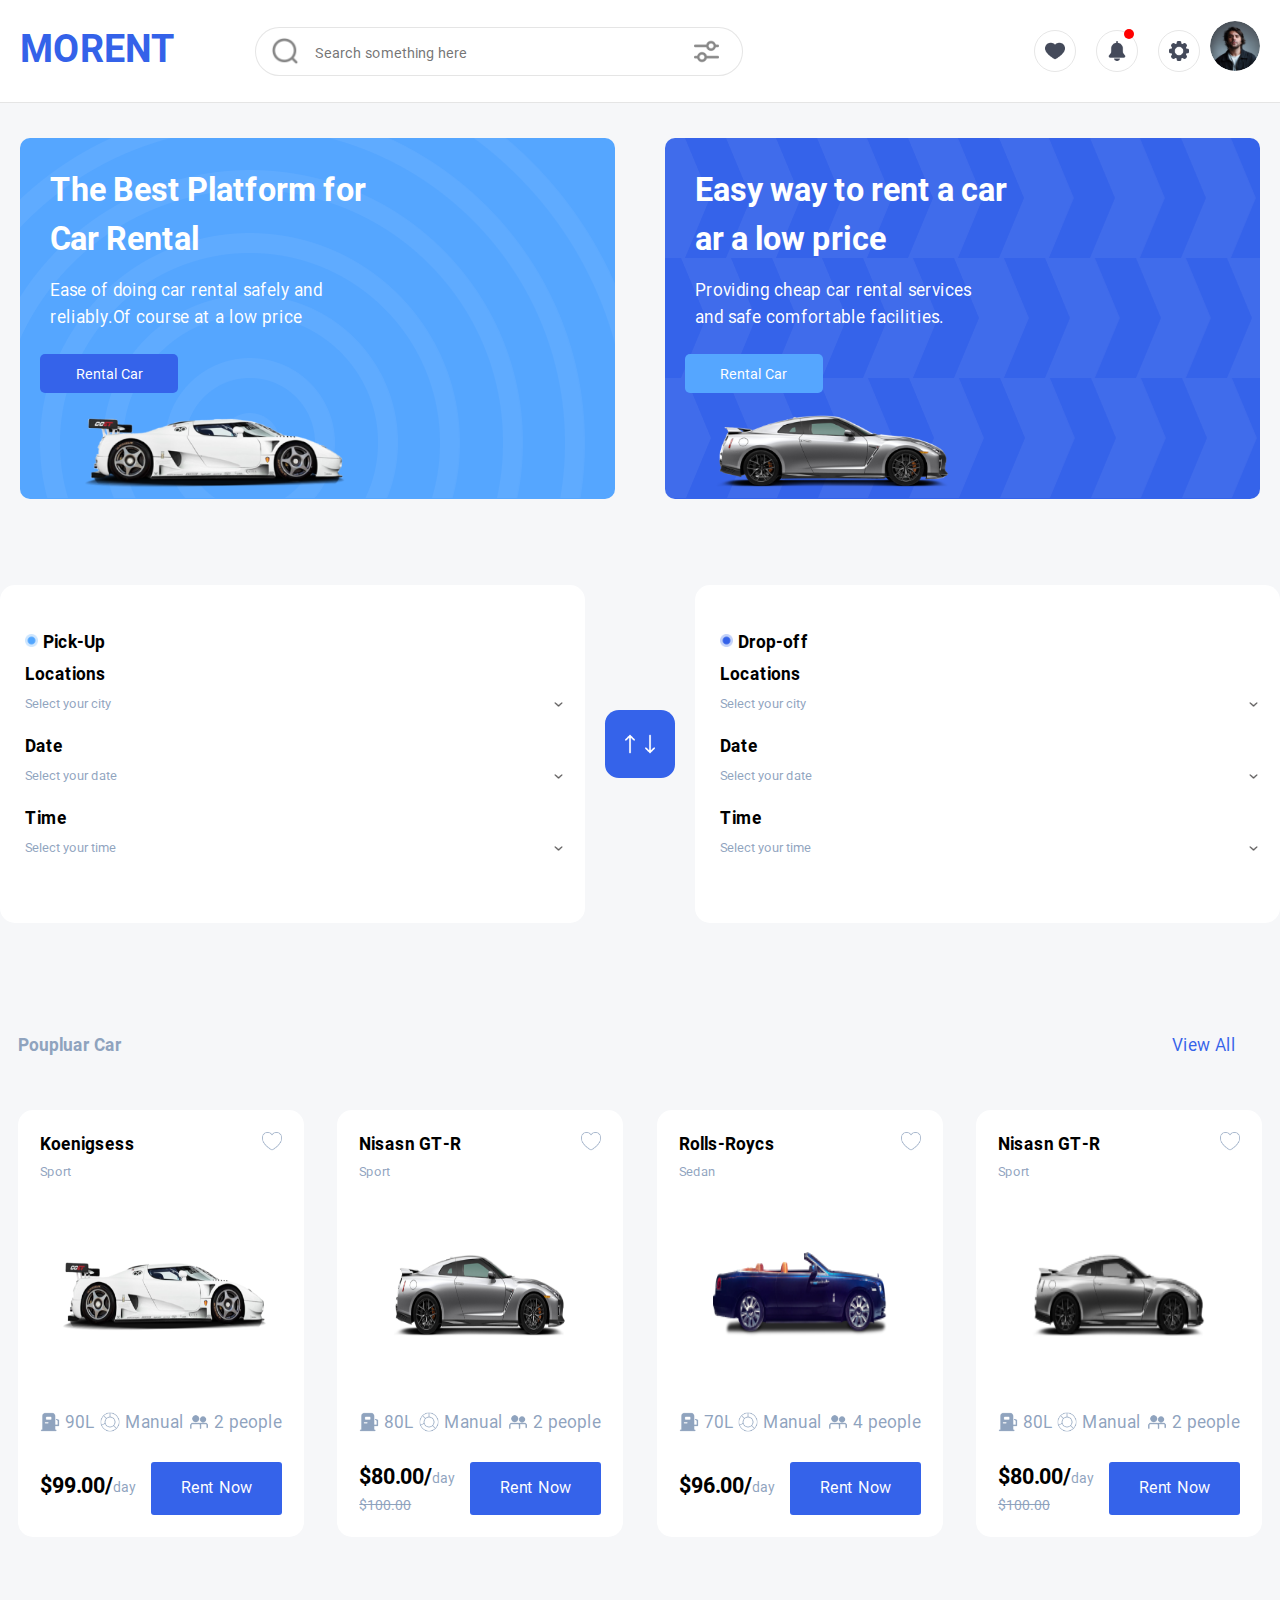
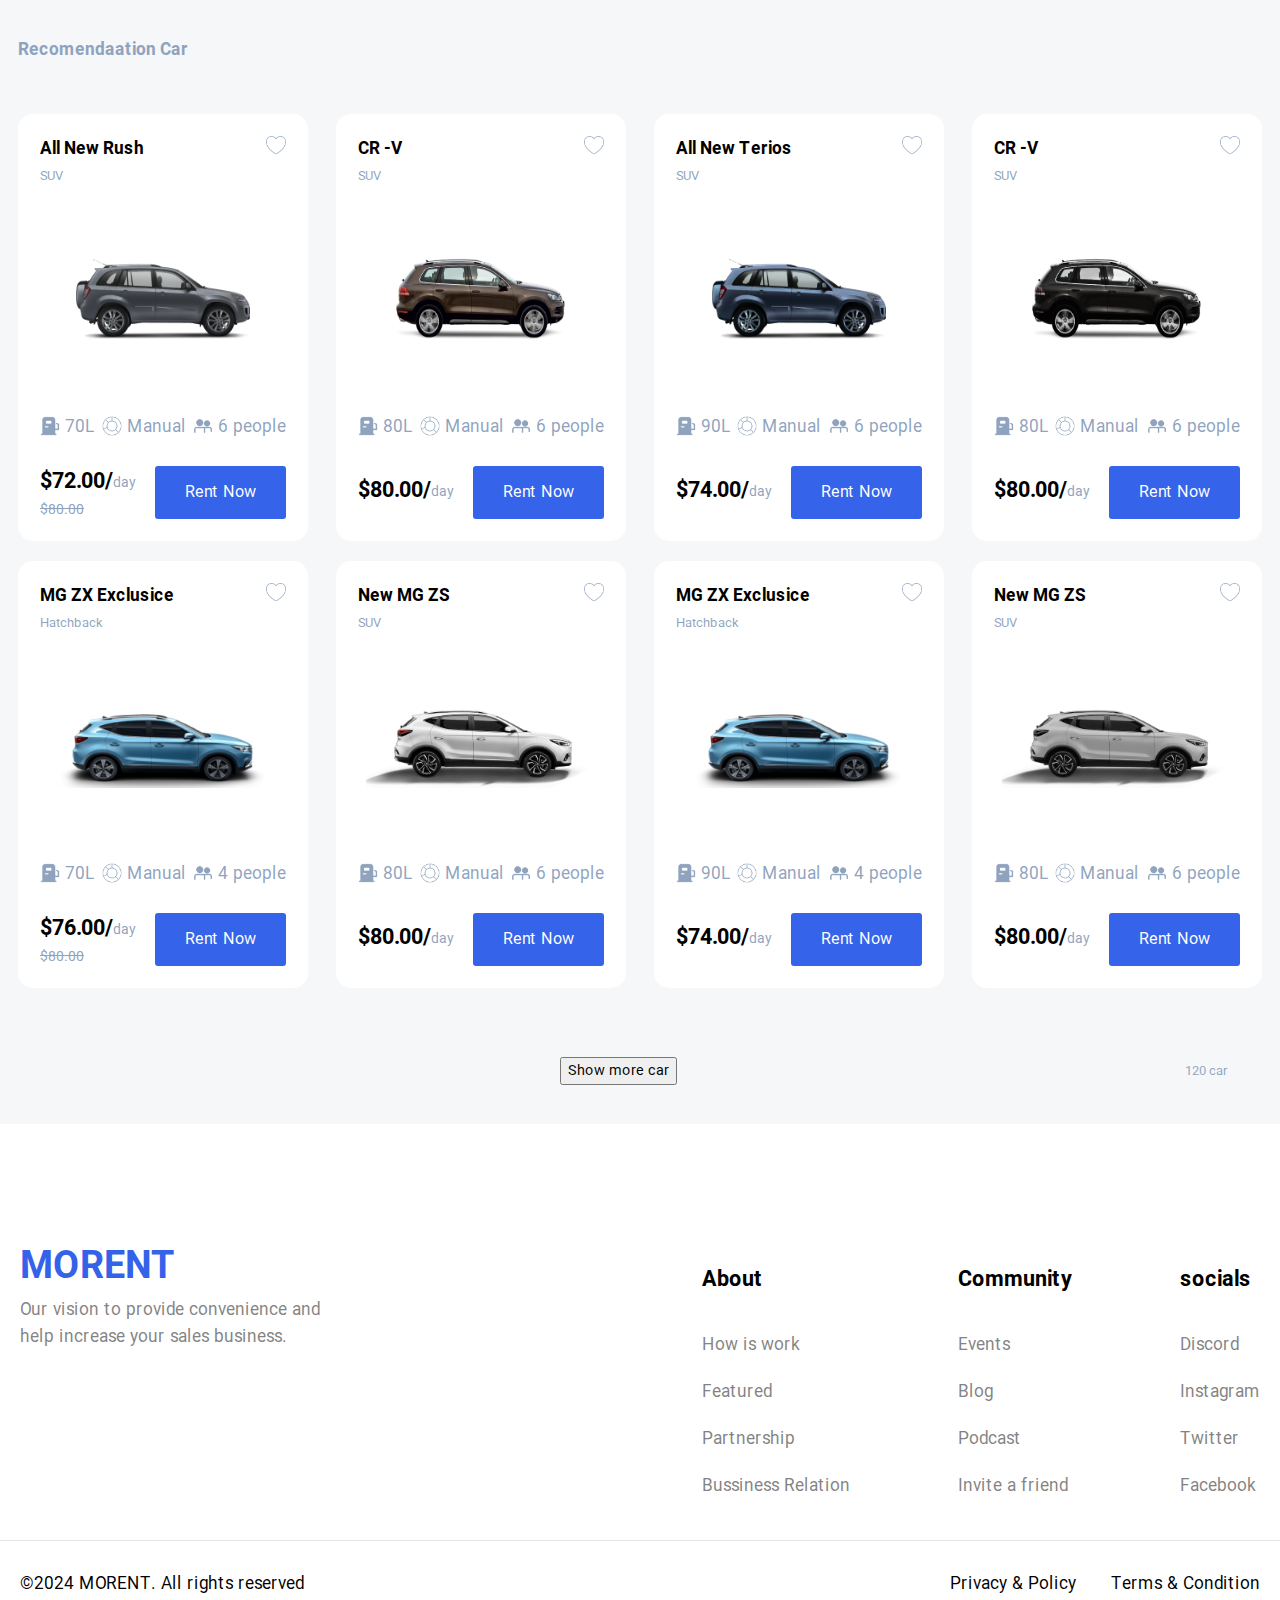
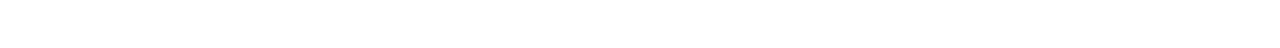
<file: index.html>
<!DOCTYPE html>

<html>



<head>

  <title>Home</title>

  <link rel="stylesheet" type="text/css" href="css/main.css">

  <meta name="viewport" content="width=device-width, initial-scale=1.0">

</head>



<body>

  <div class="continer" style="overflow: hidden;">



    <!-- start header -->

    <div class="w-100-header">

      <header class="header mx-width">

        <div class="mobile-menu-user">

          <label class="mobile-menu-img" for="mobile-menu">

            <img src="img/mobile-menu.svg">

          </label>

          <input type="checkbox" id="mobile-menu">

          <div class="mobile-menu">

            <div>

              <label class="mobile-menu-close" for="mobile-menu">

                <img src="img/close.png">

              </label>

            </div>

            <ul>

              <div>

                <li> <img src="img/heart.png"> <span> Favorite </span> </li>

                <li> <img src="img/bell.png"> <span> Notifications </span> </li>

                <li> <img src="img/settings1.png"> <span> Settings </span> </li>

              </div>

            </ul>

          </div>

          <div class="user-pic">

            <img src="img/user.svg">

          </div>

        </div>

        <div class="site-name-search">

          <div class="site-name">

            <a href="home.html">

              <h1>MORENT</h1>

            </a>

          </div>

          <div class="search">

            <img src="img/settings.png" class="search__filter">

            <img src="img/search.png" style="left: 15px;">

            <input type="search" placeholder="Search something here">

            <div id="search__filters" class="search__filters" style="display: none;">
              <div>
                <span> TYPE :</span>
                <div>
                  <span> Sport </span>
                  <span> SUV </span>
                  <span> MPV </span>
                  <span> Sedan </span>
                  <span> Coupe </span>
                  <span> Hatchback </span>
                </div>
              </div>

              <div>
                <span> CAPACITY :</span>
                <div>
                  <span> 2 people </span>
                  <span> 4 people </span>
                  <span> 6 people </span>
                  <span> 8 or More </span>
                </div>
              </div>

              <div>
                <span> PRICE :</span>
                <div>
                  <div style="width: 100%;">
                    <input type="text" placeholder="From" id="search__filters--min">
                  </div>
                  <div style="width: 100%;">
                    <input type="text" placeholder="To" id="search__filters--max">
                  </div>
                </div>
              </div>

            </div>

          </div>

        </div>

        <div class="search-mobile">

          <img src="img/search.png" style="left: 15px;">

          <input type="search" placeholder="Search something here">

          <img src="img/settings.png" class="search__filter">

        </div>

        <div class="icon-menu">

          <span id="icon-menu__wishlist">
            <img src="img/heart.png">
            <div class="header__icon-menu--wishlist" id="header__icon-menu--wishlist" style="display: none;">
              <div>
                <img src="img/close.png" alt="" style="margin-bottom: 40px;" id="icon-menu--wishlist__close">
                <p id="icon-menu--wishlist__write-num">3 items in wishlist</p>
              </div>
              <div style="margin-bottom: 50px;">
                <div>
                  <img src="img/close.png" alt="">
                  <img src="img/car1.png" alt="" class="icon-menu--wishlist__img">
                  <div>
                    <div>
                      <span class="icon-menu--wishlist__name">Koenigsess</span>
                    </div>
                    <div>
                      <span class="icon-menu--wishlist__number">1 x</span>
                      <span class="icon-menu--wishlist__price">$99.00</span>
                    </div>
                    <div>
                      <span>In: </span>
                      <span>Wishlist</span>
                    </div>
                  </div>
                </div>
                <div>
                  <img src="img/close.png" alt="">
                  <img src="img/car2.png" alt="" class="icon-menu--wishlist__img">
                  <div>
                    <div>
                      <span class="icon-menu--wishlist__name">Nisasn GT-R</span>
                    </div>
                    <div>
                      <span class="icon-menu--wishlist__number">1 x</span>
                      <del>$100.00</del>
                      <span class="icon-menu--wishlist__price">$80.00</span>
                    </div>
                    <div>
                      <span>In: </span>
                      <span>Wishlist</span>
                    </div>
                  </div>
                </div>
                <div>
                  <img src="img/close.png" alt="">
                  <img src="img/car3.png" alt="" class="icon-menu--wishlist__img">
                  <div>
                    <div>
                      <span class="icon-menu--wishlist__name">Rolls-Roycs</span>
                    </div>
                    <div>
                      <span class="icon-menu--wishlist__number">1 x</span>
                      <span class="icon-menu--wishlist__price">$96.00</span>
                    </div>
                    <div>
                      <span>In: </span>
                      <span>Wishlist</span>
                    </div>
                  </div>
                </div>
              </div>
              <div style="margin-bottom: 30px;">
                <a href="#">
                  View your wishlist
                  <span>&rsaquo;</span>
                </a>
              </div>
              <button id="icon-menu--wishlist__add-cart">ADD ALL TO CARD</button>
              <div class="header__shop-menu--empty" id="wishlistEmpty" style="display: none;">
                <img src="img/heart.png" alt="">
                <p>Your wishlist is empty! </p>
                <a href="shop.html">Click here to see products</a>
              </div>
            </div>
          </span>

          <span id="icon-menu__notifs--but"> <img src="img/bell.png">

            <li></li>

            <div class="icon-menu__notifs" id="icon-menu__notifs" style="transform: scale(0);">
              <div class="icon-menu__notifs--close">
                <img src="img/close.png" alt="Close" id="icon-menu__notifs--close">
              </div>
              <div class="icon-menu__notifs--title">
                <p id="icon-menu__notifs--title">Project success</p>
              </div>
              <div class="icon-menu__notifs--txt" style="display: none;" id="icon-menu__notifs--txt">
                <p>Malesuada tellus tincidunt fringilla enim, id
                  mauris. Id etiam nibh
                  suscipit aliquam dolor.</p>
                <button id="notifs--txt__read-more">Read more</button>
              </div>
            </div>

          </span>

          <span id="icon-menu__setting-button">
            <img src="img/settings1.png">
            <form class="icon-menu__setting" style="display: none; max-height: calc(100vh - 100px); overflow: scroll;"
              id="icon-menu__setting">
              <div class="icon-menu__setting--title">
                <div>
                  <div class="setting--title__title">
                    <span>Your information</span>
                  </div>
                  <div class="setting--title__close close-setting">
                    <img src="img/close.png" alt="Close">
                  </div>
                </div>
                <div class="setting--title__discription">
                  <span>You can change some information (not main like your name).</span>
                </div>
              </div>
              <div class="icon-menu__name-info">
                <label for="namePopup">Your name</label>
                <input id="namePopup" type="text" name="name" disabled value=" Ameli Syuzi ">
              </div>
              <div class="icon-menu__payment-info">
                <label>Payment Type</label>
                <div>
                  <button>
                    <img src="img/card.svg" alt="Card">
                    Credit/Debit Card
                  </button>
                  <button>
                    <img src="img/bank.svg" alt="Bank">
                    Bank Account
                  </button>
                </div>
              </div>
              <div id="bankAccount" style="display: none;">
                <div class="icon-menu__iban">
                  <label for="iban">IBAN</label>
                  <input type="text" name="iban" id="iban">
                </div>
                <div class="icon-menu__bank-name">
                  <label for="bank-name">Bank name</label>
                  <input type="text" name="bank-name" id="bank-name">
                </div>
                <div class="icon-menu__swift-bic">
                  <label for="swift-bic">SWIFT/BIC</label>
                  <input type="text" name="swift-bic" id="swift-bic">
                </div>
                <div class="icon-menu__bank-owner-info">
                  <label for="bank-owner-info">Card Holder Name</label>
                  <input type="text" name="bank-owner-info" id="bank-owner-info">
                </div>
                <div class="icon-menu__confirmation">
                  <input type="checkbox" id="bank-confirmation">
                  <label for="bank-confirmation" style="margin-bottom: 0;">Set as default payment method</label>
                </div>
                <div class="icon-menu__send-cancel">
                  <input type="submit" value="Save Payment Method" disabled>
                  <button class="close-setting">Cancel</button>
                </div>
              </div>
              <div id="cardInfo" style="display: none;">
                <div class="icon-menu__card-num">
                  <label>Card Number</label>
                  <input type="text" type="card-number">
                </div>
                <div class="icon-menu__card-info">
                  <div>
                    <label for="card-date">Expiry date</label>
                    <input type="text" name="expiry-date" id="card-date" placeholder="MM/YY">
                  </div>
                  <div>
                    <label for="cvv">
                      CVV
                      <img src="img/question.svg" alt="?">
                    </label>
                    <input type="password" name="cvv" id="cvv" placeholder="***">
                  </div>
                </div>
                <div class="icon-menu__card-owner-info">
                  <label for="cardOwnerName">Card Holder Name</label>
                  <input type="text" id="cardOwnerName">
                </div>
                <div class="icon-menu__confirmation">
                  <input type="checkbox" id="confirmation">
                  <label for="confirmation" style="margin-bottom: 0;">Set as default payment method</label>
                </div>
                <div class="icon-menu__send-cancel">
                  <input type="submit" value="Save Payment Method" disabled>
                  <button class="close-setting">Cancel</button>
                </div>
              </div>
            </form>
          </span>

          <div style="position: relative;">
            <img src="img/user.svg" style="width: 50px; border-radius: 50%;" id="profileButton">

            <div class="header__icon-menu--profile" style="display: none;" id="profile">
              <div class="icon-menu--profile__close">
                <img src="img/close.png" alt="close3" id="icon-menu--profile__close">
              </div>
              <div class="icon-menu--profile__info">
                <img src="img/user.svg" alt="Your image">
                <div>
                  <p> Ameli Syuzi </p>
                  <p>depese7006@exitbit.com</p>
                </div>
              </div>
              <div class="icon-menu--profile__buttons">
                <button>Setting</button>
                <button>Orders</button>
                <button>Log out</button>
              </div>
            </div>
          </div>
        </div>

        <div id="mobile-search__filters" class="search__filters"
          style="display: none; top: 217px; width: calc(100% - 30px);left: 14px;">
          <div>
            <span> TYPE :</span>
            <div>
              <span> Sport </span>
              <span> SUV </span>
              <span> MPV </span>
              <span> Sedan </span>
              <span> Coupe </span>
              <span> Hatchback </span>
            </div>
          </div>

          <div>
            <span> CAPACITY :</span>
            <div>
              <span> 2 people </span>
              <span> 4 people </span>
              <span> 6 people </span>
              <span> 8 or More </span>
            </div>
          </div>

          <div>
            <span> PRICE :</span>
            <div>
              <div style="width: 100%;">
                <input type="text" placeholder="From" id="mobile-search__filters--min">
              </div>
              <div style="width: 100%;">
                <input type="text" placeholder="To" id="mobile-search__filters--max">
              </div>
            </div>
          </div>

        </div>

      </header>

    </div>

    <!-- end header -->

    <!-- Start backdrop -->
    <div class="backdrop" id="backdrop" style="display: none;"></div>
    <!-- End backdrop -->

    <!-- Start all p -->
    <div class="p-Parent" id="p-Parent" style="transform: scale(0);">
      <div class="p">
        <div class="p__close">
          <img src="img/close.png" alt="Close" id="p__close">
        </div>
        <p>Malesuada tellus tincidunt fringilla enim, id mauris. Id etiam nibh suscipit aliquam dolor.Commodo eget a et
          dignissim dignissim morbi vitae, mi. Mi aliquam sit ultrices enim cursus. Leo sapien, pretium duis est eu
          volutpat interdum eu non. Odio eget nullam elit laoreet. Libero at felis nam at orci venenatis rutrum nunc.
          Etiam mattis ornare pellentesque iaculis enim.Felis eu non in aliquam egestas placerat. Eget maecenas ornare
          venenatis lacus nunc, sit arcu. Nam pharetra faucibus eget facilisis pulvinar eu sapien turpis at. Nec aliquam
          aliquam blandit eu ipsum.</p>
      </div>
    </div>
    <!-- End all p -->

    <!-- start baner -->



    <div class="w-100-baner">

      <div class="baner mx-width">

        <div class="baner__slide--1">

          <div class="baner__text">

            <h6> The Best Platform for Car Rental</h6>

            <p> Ease of doing car rental safely and reliably.Of course at a low price </p>

          </div>

          <div class="baner__button">

            <button> Rental Car </button>

          </div>

          <div class="baner__img--car">

            <img src="img/car1.png" style="width: 300px; height: 100%;">

          </div>

        </div>

        <div class="baner__slide--2">

          <div class="baner__text">

            <h6> Easy way to rent a car ar a low price </h6>

            <p> Providing cheap car rental services and safe comfortable facilities. </p>

          </div>

          <div class="baner__button">

            <button> Rental Car </button>

          </div>

          <div class="baner__img--car" style="margin-top: 10px;">

            <img src="img/car2.png">

          </div>

        </div>

      </div>

    </div>



    <!-- end baner -->

    <!-- start rent form-->

    <div class="w-100-rent-form">

      <div class="rent-form mx-width">

        <div class="rent-form__pick-drop">

          <div class="rent-form__title">

            <img src="img/circle2.png">

            <h5> Pick-Up </h5>

          </div>

          <div class="rent-form__all">

            <div class="rent-form__fild">

              <div class="rent-form__chose--title">

                <h6> Locations </h6>

              </div>

              <label class="rent-form__chose">

                <span id="pick-up-city"> Select your city </span>

                <img src="./img/Arrow-down.png">

                <div class="rent-form__chose-menu">

                  <ul id="pick-up-city-selction">

                    <li> California </li>

                    <li> Texas </li>

                    <li> Washington </li>

                  </ul>

                </div>

              </label>

            </div>

            <div class="rent-form__fild">

              <div class="rent-form__chose--title">

                <h6> Date </h6>

              </div>

              <label class="rent-form__chose">

                <span id="pick-up-date"> Select your date </span>

                <img src="./img/Arrow-down.png">

                <div class="rent-form__chose-menu">

                  <ul id="pick-up-date-selction">

                    <li> 2020 </li>

                    <li> 2022 </li>

                    <li> 2024 </li>

                  </ul>

                </div>

              </label>

            </div>

            <div class="rent-form__fild" style="border: none;">

              <div class="rent-form__chose--title">

                <h6> Time </h6>

              </div>

              <label class="rent-form__chose">

                <span id="pick-up-time"> Select your time </span>

                <img src="./img/Arrow-down.png">

                <div class="rent-form__chose-menu">

                  <ul id="pick-up-time-selction">

                    <li> 8:00 AM </li>

                    <li> 4:00 PM </li>

                    <li> 9:00 PM </li>

                  </ul>

                </div>

              </label>

            </div>

          </div>

        </div>

        <div class="rent-form__send-form">

          <button id="rent-form__send-form">

            <img src="img/up-arrow.png">

            <img src="img/down-arrow.png">

          </button>

        </div>

        <div class="rent-form__pick-drop">

          <div class="rent-form__title">

            <img src="img/circle1.png">

            <h5> Drop-off </h5>

          </div>

          <div class="rent-form__all">

            <div class="rent-form__fild">

              <div class="rent-form__chose--title">

                <h6> Locations </h6>

              </div>

              <label class="rent-form__chose">

                <span id="drop-off-city"> Select your city </span>

                <img src="./img/Arrow-down.png">

                <div class="rent-form__chose-menu">

                  <ul id="drop-off-city-selction">

                    <li> California </li>

                    <li> Texas </li>

                    <li> Washington </li>

                  </ul>

                </div>

              </label>

            </div>

            <div class="rent-form__fild">

              <div class="rent-form__chose--title">

                <h6> Date </h6>

              </div>

              <label class="rent-form__chose">

                <span id="drop-off-date"> Select your date </span>

                <img src="./img/Arrow-down.png">

                <div class="rent-form__chose-menu">

                  <ul id="drop-off-date-selction">

                    <li> 2020 </li>

                    <li> 2022 </li>

                    <li> 2024 </li>

                  </ul>

                </div>

              </label>

            </div>

            <div class="rent-form__fild" style="border: none;">

              <div class="rent-form__chose--title">

                <h6> Time </h6>

              </div>

              <label class="rent-form__chose">

                <span id="drop-off-time"> Select your time </span>

                <img src="./img/Arrow-down.png">

                <div class="rent-form__chose-menu">

                  <ul id="drop-off-time-selction">

                    <li> 8:00 AM </li>

                    <li> 4:00 PM </li>

                    <li> 9:00 PM </li>

                  </ul>

                </div>

              </label>

            </div>

          </div>

        </div>

      </div>

    </div>

    <!-- end rent form-->



    <!--start poupluar products -->

    <div class="w-100-home-products">

      <div class="home-products-box mx-width">

        <div class="products__title">

          <div>

            <h6> Poupluar Car </h6>

          </div>

          <div>

            <p> View All </p>

          </div>

        </div>

        <div class="home-products-box__products">

          <div class="home-products-box__product">

            <div class="home-products-box__product--title">

              <div class="home-products-box__product--name">

                <h2> Koenigsess </h2>

              </div>

              <label class="home-products-box__like">

                <img src="img/heart1.png">

                <input type="checkbox">

                <img src="img/heart2.png">

              </label>

            </div>

            <div class="home-products-box__deception">

              <p> Sport </p>

            </div>

            <div class="home-products-box__product--img">

              <img src="img/car1.png" style="width: 235px;">

            </div>

            <div class="home-products-box__product--info">

              <div>

                <img src="img/fuel.png">

                <span> 90L </span>

              </div>

              <div>

                <img src="img/pie-chart.png">

                <span> Manual </span>

              </div>

              <div>

                <img src="img/user2.png">

                <span> 2 people </span>

              </div>

            </div>

            <div class="home-products-box__price-rent">

              <div class="home-products-box__price">

                <h3> $99.00/ </h3>

                <span> day </span>

              </div>

              <div class="home-products-box__rent">

                <button> Rent Now </button>

              </div>

            </div>

          </div>

          <div class="home-products-box__product">

            <div class="home-products-box__product--title">

              <div class="home-products-box__product--name">

                <h2> Nisasn GT-R </h2>

              </div>

              <label class="home-products-box__like">

                <img src="img/heart1.png">

                <input type="checkbox">

                <img src="img/heart2.png">

              </label>

            </div>

            <div class="home-products-box__deception">

              <p> Sport </p>

            </div>

            <div class="home-products-box__product--img">

              <img src="img/car2.png">

            </div>

            <div class="home-products-box__product--info">

              <div>

                <img src="img/fuel.png">

                <span> 80L </span>

              </div>

              <div>

                <img src="img/pie-chart.png">

                <span> Manual </span>

              </div>

              <div>

                <img src="img/user2.png">

                <span> 2 people </span>

              </div>

            </div>

            <div class="home-products-box__price-rent">

              <div class="home-products-box__price">

                <h3> $80.00/ </h3>

                <span> day </span>

                <del> $100.00 </del>

              </div>

              <div class="home-products-box__rent">

                <button> Rent Now </button>

              </div>

            </div>

          </div>

          <div class="home-products-box__product">

            <div class="home-products-box__product--title">

              <div class="home-products-box__product--name">

                <h2> Rolls-Roycs </h2>

              </div>

              <label class="home-products-box__like">

                <img src="img/heart1.png">

                <input type="checkbox">

                <img src="img/heart2.png">

              </label>

            </div>

            <div class="home-products-box__deception">

              <p> Sedan </p>

            </div>

            <div class="home-products-box__product--img">

              <img src="img/car3.png">

            </div>

            <div class="home-products-box__product--info">

              <div>

                <img src="img/fuel.png">

                <span> 70L </span>

              </div>

              <div>

                <img src="img/pie-chart.png">

                <span> Manual </span>

              </div>

              <div>

                <img src="img/user2.png">

                <span> 4 people </span>

              </div>

            </div>

            <div class="home-products-box__price-rent">

              <div class="home-products-box__price">

                <h3> $96.00/ </h3>

                <span> day </span>

              </div>

              <div class="home-products-box__rent">

                <button> Rent Now </button>

              </div>

            </div>

          </div>

          <div class="home-products-box__product" style="margin-right: 0;">

            <div class="home-products-box__product--title">

              <div class="home-products-box__product--name">

                <h2> Nisasn GT-R </h2>

              </div>

              <label class="home-products-box__like">

                <img src="img/heart1.png">

                <input type="checkbox">

                <img src="img/heart2.png">

              </label>

            </div>

            <div class="home-products-box__deception">

              <p> Sport </p>

            </div>

            <div class="home-products-box__product--img">

              <img src="img/car4.png">

            </div>

            <div class="home-products-box__product--info">

              <div>

                <img src="img/fuel.png">

                <span> 80L </span>

              </div>

              <div>

                <img src="img/pie-chart.png">

                <span> Manual </span>

              </div>

              <div>

                <img src="img/user2.png">

                <span> 2 people </span>

              </div>

            </div>

            <div class="home-products-box__price-rent">

              <div class="home-products-box__price">

                <h3> $80.00/ </h3>

                <span> day </span>

                <del> $100.00 </del>

              </div>

              <div class="home-products-box__rent">

                <button> Rent Now </button>

              </div>

            </div>

          </div>

        </div>

      </div>

    </div>

    <!-- end poupluar products -->



    <!--start products -->

    <div class="w-100-home-products" style="padding: 40px 0px;">

      <div class="home-products-box-recomend mx-width">

        <div class="products__title">

          <div>

            <h6> Recomendaation Car </h6>

          </div>

        </div>

        <div class="home-products-box__products">

          <div class="home-products-box__product">

            <div class="home-products-box__product--title">

              <div class="home-products-box__product--name">

                <h2> All New Rush </h2>

              </div>

              <label class="home-products-box__like">

                <img src="img/heart1.png">

                <input type="checkbox">

                <img src="img/heart2.png">

              </label>

            </div>

            <div class="home-products-box__deception">

              <p> SUV </p>

            </div>

            <div class="home-products-box__product--img">

              <img src="img/car5.png">

            </div>

            <div class="home-products-box__product--info">

              <div>

                <img src="img/fuel.png">

                <span> 70L </span>

              </div>

              <div>

                <img src="img/pie-chart.png">

                <span> Manual </span>

              </div>

              <div>

                <img src="img/user2.png">

                <span> 6 people </span>

              </div>

            </div>

            <div class="home-products-box__price-rent">

              <div class="home-products-box__price">

                <h3> $72.00/ </h3>

                <span> day </span>

                <del> $80.00 </del>

              </div>

              <div class="home-products-box__rent">

                <button> Rent Now </button>

              </div>

            </div>

          </div>

          <div class="home-products-box__product">

            <div class="home-products-box__product--title">

              <div class="home-products-box__product--name">

                <h2> CR -V </h2>

              </div>

              <label class="home-products-box__like">

                <img src="img/heart1.png">

                <input type="checkbox">

                <img src="img/heart2.png">

              </label>

            </div>

            <div class="home-products-box__deception">

              <p> SUV </p>

            </div>

            <div class="home-products-box__product--img">

              <img src="img/car6.png">

            </div>

            <div class="home-products-box__product--info">

              <div>

                <img src="img/fuel.png">

                <span> 80L </span>

              </div>

              <div>

                <img src="img/pie-chart.png">

                <span> Manual </span>

              </div>

              <div>

                <img src="img/user2.png">

                <span> 6 people </span>

              </div>

            </div>

            <div class="home-products-box__price-rent">

              <div class="home-products-box__price">

                <h3> $80.00/ </h3>

                <span> day </span>

              </div>

              <div class="home-products-box__rent">

                <button> Rent Now </button>

              </div>

            </div>

          </div>

          <div class="home-products-box__product">

            <div class="home-products-box__product--title">

              <div class="home-products-box__product--name">

                <h2> All New Terios </h2>

              </div>

              <label class="home-products-box__like">

                <img src="img/heart1.png">

                <input type="checkbox">

                <img src="img/heart2.png">

              </label>

            </div>

            <div class="home-products-box__deception">

              <p> SUV </p>

            </div>

            <div class="home-products-box__product--img">

              <img src="img/car7.png">

            </div>

            <div class="home-products-box__product--info">

              <div>

                <img src="img/fuel.png">

                <span> 90L </span>

              </div>

              <div>

                <img src="img/pie-chart.png">

                <span> Manual </span>

              </div>

              <div>

                <img src="img/user2.png">

                <span> 6 people </span>

              </div>

            </div>

            <div class="home-products-box__price-rent">

              <div class="home-products-box__price">

                <h3> $74.00/ </h3>

                <span> day </span>

              </div>

              <div class="home-products-box__rent">

                <button> Rent Now </button>

              </div>

            </div>

          </div>

          <div class="home-products-box__product">

            <div class="home-products-box__product--title">

              <div class="home-products-box__product--name">

                <h2> CR -V </h2>

              </div>

              <label class="home-products-box__like">

                <img src="img/heart1.png">

                <input type="checkbox">

                <img src="img/heart2.png">

              </label>

            </div>

            <div class="home-products-box__deception">

              <p> SUV </p>

            </div>

            <div class="home-products-box__product--img">

              <img src="img/car8.png">

            </div>

            <div class="home-products-box__product--info">

              <div>

                <img src="img/fuel.png">

                <span> 80L </span>

              </div>

              <div>

                <img src="img/pie-chart.png">

                <span> Manual </span>

              </div>

              <div>

                <img src="img/user2.png">

                <span> 6 people </span>

              </div>

            </div>

            <div class="home-products-box__price-rent">

              <div class="home-products-box__price">

                <h3> $80.00/ </h3>

                <span> day </span>

              </div>

              <div class="home-products-box__rent">

                <button> Rent Now </button>

              </div>

            </div>

          </div>

          <div class="home-products-box__product">

            <div class="home-products-box__product--title">

              <div class="home-products-box__product--name">

                <h2> MG ZX Exclusice </h2>

              </div>

              <label class="home-products-box__like">

                <img src="img/heart1.png">

                <input type="checkbox">

                <img src="img/heart2.png">

              </label>

            </div>

            <div class="home-products-box__deception">

              <p> Hatchback </p>

            </div>

            <div class="home-products-box__product--img">

              <img src="img/car9.png" style="width: 230px;">

            </div>

            <div class="home-products-box__product--info">

              <div>

                <img src="img/fuel.png">

                <span> 70L </span>

              </div>

              <div>

                <img src="img/pie-chart.png">

                <span> Manual </span>

              </div>

              <div>

                <img src="img/user2.png">

                <span> 4 people </span>

              </div>

            </div>

            <div class="home-products-box__price-rent">

              <div class="home-products-box__price">

                <h3> $76.00/ </h3>

                <span> day </span>

                <del> $80.00 </del>

              </div>

              <div class="home-products-box__rent">

                <button> Rent Now </button>

              </div>

            </div>

          </div>

          <div class="home-products-box__product">

            <div class="home-products-box__product--title">

              <div class="home-products-box__product--name">

                <h2> New MG ZS </h2>

              </div>

              <label class="home-products-box__like">

                <img src="img/heart1.png">

                <input type="checkbox">

                <img src="img/heart2.png">

              </label>

            </div>

            <div class="home-products-box__deception">

              <p> SUV </p>

            </div>

            <div class="home-products-box__product--img">

              <img src="img/car10.png" style="width: 230px;">

            </div>

            <div class="home-products-box__product--info">

              <div>

                <img src="img/fuel.png">

                <span> 80L </span>

              </div>

              <div>

                <img src="img/pie-chart.png">

                <span> Manual </span>

              </div>

              <div>

                <img src="img/user2.png">

                <span> 6 people </span>

              </div>

            </div>

            <div class="home-products-box__price-rent">

              <div class="home-products-box__price">

                <h3> $80.00/ </h3>

                <span> day </span>

              </div>

              <div class="home-products-box__rent">

                <button> Rent Now </button>

              </div>

            </div>

          </div>

          <div class="home-products-box__product">

            <div class="home-products-box__product--title">

              <div class="home-products-box__product--name">

                <h2> MG ZX Exclusice </h2>

              </div>

              <label class="home-products-box__like">

                <img src="img/heart1.png">

                <input type="checkbox">

                <img src="img/heart2.png">

              </label>

            </div>

            <div class="home-products-box__deception">

              <p> Hatchback </p>

            </div>

            <div class="home-products-box__product--img">

              <img src="img/car11.png" style="width: 230px;">

            </div>

            <div class="home-products-box__product--info">

              <div>

                <img src="img/fuel.png">

                <span> 90L </span>

              </div>

              <div>

                <img src="img/pie-chart.png">

                <span> Manual </span>

              </div>

              <div>

                <img src="img/user2.png">

                <span> 4 people </span>

              </div>

            </div>

            <div class="home-products-box__price-rent">

              <div class="home-products-box__price">

                <h3> $74.00/ </h3>

                <span> day </span>

              </div>

              <div class="home-products-box__rent">

                <button> Rent Now </button>

              </div>

            </div>

          </div>

          <div class="home-products-box__product">

            <div class="home-products-box__product--title">

              <div class="home-products-box__product--name">

                <h2> New MG ZS </h2>

              </div>

              <label class="home-products-box__like">

                <img src="img/heart1.png">

                <input type="checkbox">

                <img src="img/heart2.png">

              </label>

            </div>

            <div class="home-products-box__deception">

              <p> SUV </p>

            </div>

            <div class="home-products-box__product--img">

              <img src="img/car12.png" style="width: 230px;">

            </div>

            <div class="home-products-box__product--info">

              <div>

                <img src="img/fuel.png">

                <span> 80L </span>

              </div>

              <div>

                <img src="img/pie-chart.png">

                <span> Manual </span>

              </div>

              <div>

                <img src="img/user2.png">

                <span> 6 people </span>

              </div>

            </div>

            <div class="home-products-box__price-rent">

              <div class="home-products-box__price">

                <h3> $80.00/ </h3>

                <span> day </span>

              </div>

              <div class="home-products-box__rent">

                <button> Rent Now </button>

              </div>

            </div>

          </div>

        </div>

      </div>

    </div>

    <!-- end products-->



    <!-- start show button & number cars -->

    <div class="w-100-show-number">

      <div class="show-number mx-width">

        <div class="show-number__show">

          <p> <button> Show more car </button> </p>

        </div>

        <div class="show-number__number">

          <p> 120 car </p>

        </div>

      </div>

    </div>

    <!-- end show button & number cars -->



    <!-- start footer-->

    <div class="w-100-footer">

      <footer class="footer mx-width">

        <div class="footer__our-logo">

          <h1> MORENT </h1>

          <p> Our vision to provide convenience and help increase your sales business. </p>

        </div>

        <div class="footer__our-call">

          <div class="footer__our-about">

            <h6> About </h6>

            <p> How is work </p>

            <p> Featured </p>

            <p> Partnership</p>

            <p> Bussiness Relation </p>

          </div>

          <div class="foter__our-community">

            <h6> Community </h6>

            <p> Events </p>

            <p> Blog </p>

            <p> Podcast </p>

            <p> Invite a friend </p>

          </div>

          <div class="footer__our-socials">

            <h6> socials </h6>

            <p> Discord </p>

            <p> Instagram </p>

            <p> Twitter </p>

            <p> Facebook </p>

          </div>

        </div>

      </footer>

    </div>

    <!-- end footer -->



    <!--- start about designer-->

    <div class="w-100-about-designer">

      <div class="about-designer mx-width">

        <div class="about-designer__date">

          <p> &copy;2024 MORENT. All rights reserved </p>

        </div>

        <div class="about-designer__work">

          <span> Privacy & Policy </span>

          <span> Terms & Condition </span>

        </div>

      </div>

      <div class="about-designer-mobile mx-width">

        <div class="about-designer__work">

          <span> Privacy & Policy </span>

          <span> Terms & Condition </span>

        </div>

        <div class="about-designer__date">

          <p> &copy;2024 MORENT. All rights reserved </p>

        </div>

      </div>

    </div>

    <!--- end about designer-->

  </div>
  <script src="js/script.js"></script>
  <script src="js/header.js" type="module"></script>
  <script src="js/pick-drop-form.js" type="module"></script>
</body>



</html>
</file>
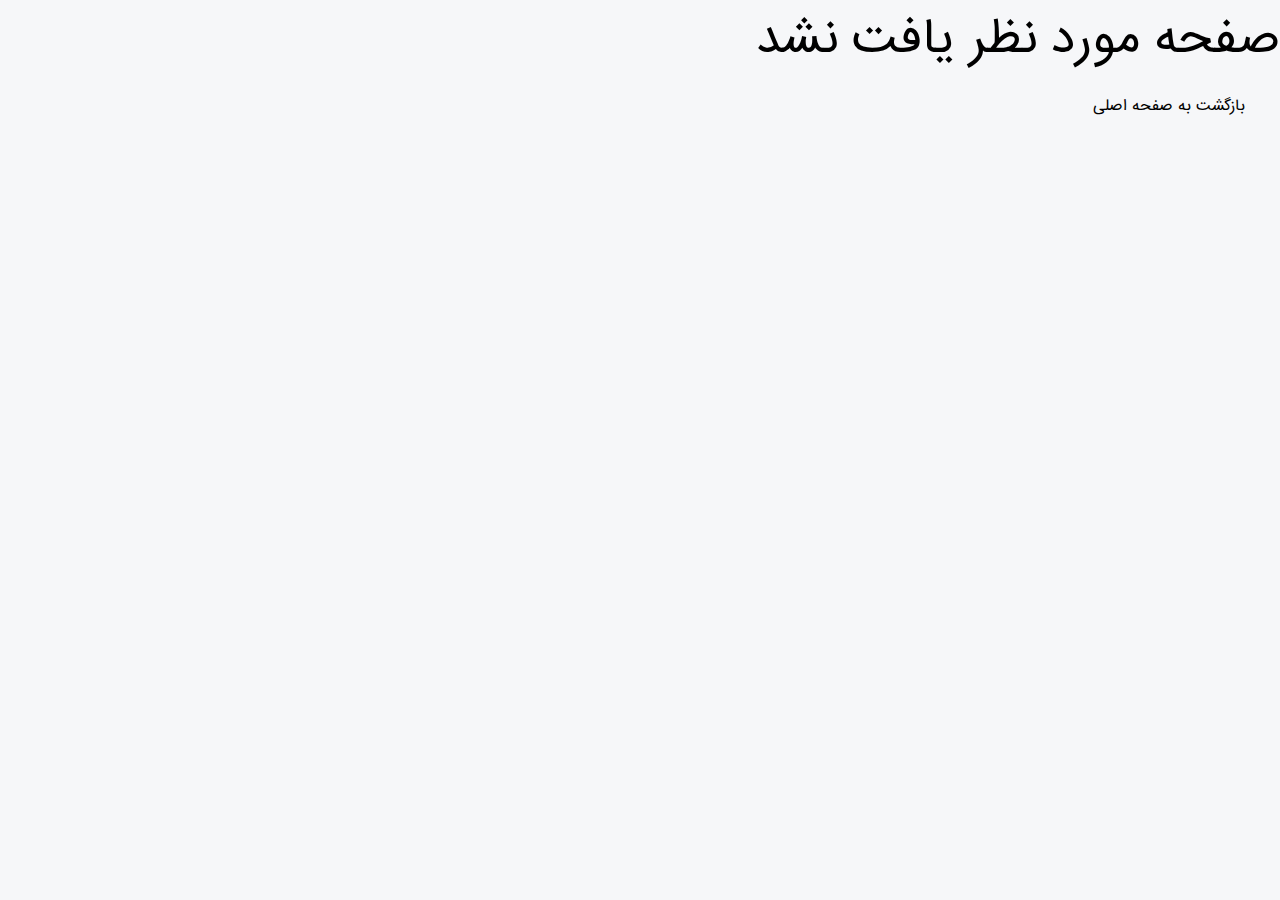
<file: css/index.html>
<!DOCTYPE html>
<html lang="fa" dir="rtl" class="background-1 color-white">

<head>
  <meta charset="UTF-8">
  <meta name="viewport" content="width=device-width, initial-scale=1.0">
  <link rel="stylesheet" type="text/css" href="../css/main.css">
  <link rel="icon" type="image/svg-icon" href="../img/tab-logo.svg">
  <title>صفحه مورد نظر پیدا نشد</title>
  <style>
    .robot>i {
      font-size: 100px;
    }

    span {
      font-size: 50px;
    }

    a {
      text-decoration: none;
      display: -webkit-inline-box;
      display: -ms-inline-flexbox;
      display: inline-flex;
      gap: 10px;
      -webkit-box-align: center;
      -ms-flex-align: center;
      align-items: center;
      -webkit-box-pack: center;
      -ms-flex-pack: center;
      justify-content: center;
      font-size: var(--tj-fz-btn);
      line-height: 1;
      font-weight: var(--tj-fw-bold);
      color: var(--tj-white);
      text-transform: capitalize;
      background-size: 200%;
      background-image: (linear, left top, right top, (var(--tj-theme-primary)), (51%, var(--tj-theme-secondary)), to(var(--tj-theme-primary)));
      background-image: -o-linear-gradient(left, var(--tj-theme-primary) 0%, var(--tj-theme-secondary) 51%, var(--tj-theme-primary) 100%);
      background-image: linear-gradient(to right, var(--tj-theme-primary) 0%, var(--tj-theme-secondary) 51%, var(--tj-theme-primary) 100%);
      border: none;
      border-top-color: currentcolor;
      border-right-color: currentcolor;
      border-bottom-color: currentcolor;
      border-left-color: currentcolor;
      border-top-color: currentcolor;
      border-right-color: currentcolor;
      border-bottom-color: currentcolor;
      border-left-color: currentcolor;
      border-radius: 50px;
      padding: 17px 35px;
      -webkit-transition: 0.4s;
      -o-transition: 0.4s;
      transition: 0.4s;
      cursor: pointer;
    }

    a:hover {
      background-position: -100%;
    }
  </style>
</head>

<body>
  <div class="continer">
    <div class="w-100 d-flex j-content-cen">
      <div class="mx-width w-100 d-flex column a-items-cen j-content-cen g-30" style="height: 100vh;">
        <div class="robot">
          <i class="fas fa-robot"></i>
        </div>
        <div>
          <span>صفحه مورد نظر یافت نشد</span>
        </div>
        <div>
          <a href="../index.html">بازگشت به صفحه اصلی</a>
        </div>
      </div>
    </div>
  </div>
</body>

</html>
</file>
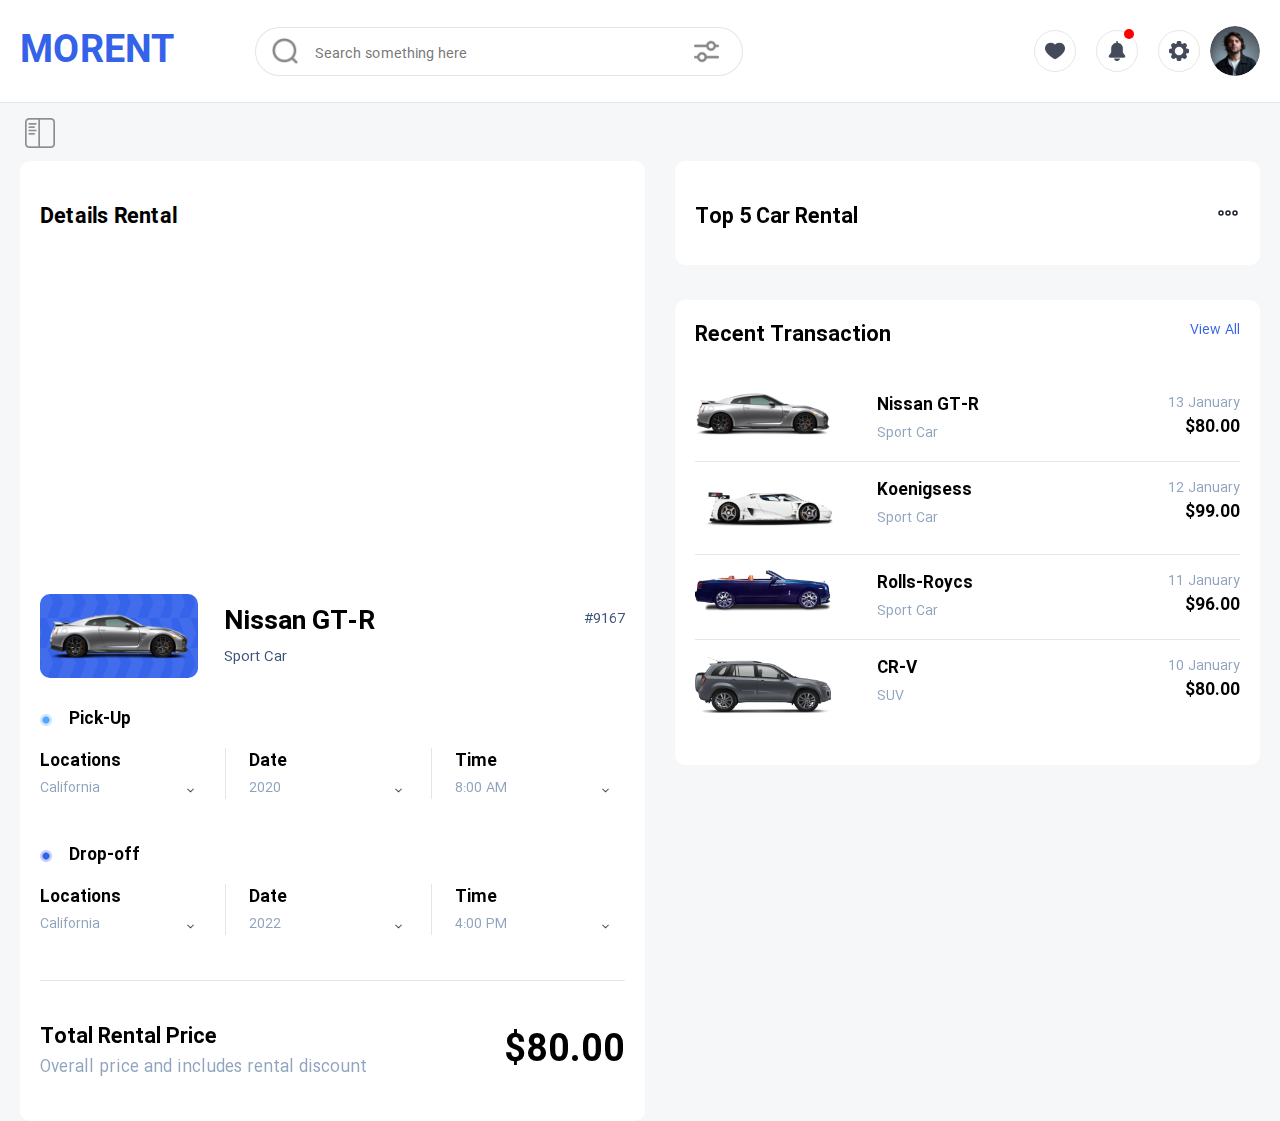
<file: admin-dashboard.html>
<!DOCTYPE html>

<html>



<head>

  <title>Admin Dashboard</title>

  <link rel="stylesheet" type="text/css" href="css/main.css">

  <meta name="viewport" content="width=device-width, initial-scale=1.0">

</head>



<body>

  <input type="checkbox" id="dark">



  <div class="continer">



    <!-- start header -->

    <div class="w-100-header">

      <header class="header mx-width">

        <div class="mobile-menu-user">

          <label class="mobile-menu-img" for="mobile-menu">

            <img src="img/mobile-menu.svg">

          </label>

          <input type="checkbox" id="mobile-menu">

          <div class="mobile-menu">

            <div>

              <label class="mobile-menu-close" for="mobile-menu">

                <img src="img/close.png">

              </label>

            </div>

            <ul>

              <div>

                <li> <img src="img/heart.png"> <span> Favorite </span> </li>

                <li> <img src="img/bell.png"> <span> Notifications </span> </li>

                <li> <img src="img/settings1.png"> <span> Settings </span> </li>

              </div>

            </ul>

          </div>

          <div class="user-pic">

            <img src="img/user.svg">

          </div>

        </div>

        <div class="site-name-search">

          <div class="site-name">

            <a href="home.html">

              <h1>MORENT</h1>

            </a>

          </div>

          <div class="search">

            <img src="img/settings.png" class="search__filter">

            <img src="img/search.png" style="left: 15px;">

            <input type="search" placeholder="Search something here">

            <div id="search__filters" class="search__filters" style="display: none;">
              <div>
                <span> TYPE :</span>
                <div>
                  <span> Sport </span>
                  <span> SUV </span>
                  <span> MPV </span>
                  <span> Sedan </span>
                  <span> Coupe </span>
                  <span> Hatchback </span>
                </div>
              </div>

              <div>
                <span> CAPACITY :</span>
                <div>
                  <span> 2 people </span>
                  <span> 4 people </span>
                  <span> 6 people </span>
                  <span> 8 or More </span>
                </div>
              </div>

              <div>
                <span> PRICE :</span>
                <div>
                  <div style="width: 100%;">
                    <input type="text" placeholder="From" id="search__filters--min">
                  </div>
                  <div style="width: 100%;">
                    <input type="text" placeholder="To" id="search__filters--max">
                  </div>
                </div>
              </div>

            </div>

          </div>

        </div>

        <div class="search-mobile">

          <img src="img/search.png" style="left: 15px;">

          <input type="search" placeholder="Search something here">

          <img src="img/settings.png" class="search__filter">

        </div>

        <div class="icon-menu">

          <span> <img src="img/heart.png"> </span>

          <span> <img src="img/bell.png">

            <li></li>

          </span>

          <span> <img src="img/settings1.png"></span>

          <img src="img/user.svg" style="width: 50px; border-radius: 50%;">

        </div>

        <div id="mobile-search__filters" class="search__filters"
          style="display: none; top: 217px; width: calc(100% - 30px);left: 14px;">
          <div>
            <span> TYPE :</span>
            <div>
              <span> Sport </span>
              <span> SUV </span>
              <span> MPV </span>
              <span> Sedan </span>
              <span> Coupe </span>
              <span> Hatchback </span>
            </div>
          </div>

          <div>
            <span> CAPACITY :</span>
            <div>
              <span> 2 people </span>
              <span> 4 people </span>
              <span> 6 people </span>
              <span> 8 or More </span>
            </div>
          </div>

          <div>
            <span> PRICE :</span>
            <div>
              <div style="width: 100%;">
                <input type="text" placeholder="From" id="mobile-search__filters--min">
              </div>
              <div style="width: 100%;">
                <input type="text" placeholder="To" id="mobile-search__filters--max">
              </div>
            </div>
          </div>

        </div>

      </header>

    </div>

    <!-- end header -->

    <!-- Start backdrop -->
    <div class="backdrop" id="backdrop" style="display: none;"></div>
    <!-- End backdrop -->



    <!-- start sidebar -->

    <div class="w-100-sidebar-details-statistics">

      <div class="sidebar-details-statistics mx-width">

        <div class="sidebar">

          <div class="sidebar__menu">

            <div class="menu__title">

              <p> MAIN MENU </p>

            </div>

            <input type="checkbox" id="main-menu1">

            <label for="main-menu1">

              <img src="img/home1.png">

              <img src="img/home1.svg">

              <span> Dashboard </span>

            </label>

            <input type="checkbox" id="main-menu2">

            <label for="main-menu2">

              <img src="img/car13.svg">

              <img src="img/car14.png">

              <span> Car Rent </span>

            </label>

            <input type="checkbox" id="main-menu3">

            <label for="main-menu3">

              <img src="img/chart.svg">

              <img src="img/chart1.png">

              <span> insight </span>

            </label>

            <input type="checkbox" id="main-menu4">

            <label for="main-menu4">

              <img src="img/chart.svg">

              <img src="img/chart1.png">

              <span> insight </span>

            </label>

            <input type="checkbox" id="main-menu5">

            <label for="main-menu5">

              <img src="img/wallet.svg">

              <img src="img/wallet1.png">

              <span> Reimburse </span>

            </label>

            <input type="checkbox" id="main-menu6">

            <label for="main-menu6">

              <img src="img/messages.svg">

              <img src="img/messages1.png">

              <span> Inbox </span>

            </label>

            <input type="checkbox" id="main-menu7">

            <label for="main-menu7">

              <img src="img/calendar.svg">

              <img src="img/calendar1.png">

              <span> Calendar </span>

            </label>

          </div>

          <div class="sidebar__menu">

            <div class="menu__title">

              <p> PREFERENCES </p>

            </div>

            <input type="checkbox" id="preferences1">

            <label for="preferences1">

              <img src="img/settings2.svg">

              <img src="img/settings3.png">

              <span> Settings </span>

            </label>

            <input type="checkbox" id="preferences2">

            <label for="preferences2">

              <img src="img/exclamation-mark.svg">

              <img src="img/exclamation-mark1.png">

              <span> Help & Center </span>

            </label>

            <label for="dark">

              <img src="img/bag.svg">

              <img src="img/bag1.png">

              <span> Dark Mode </span>

              <input type="checkbox">

              <div>

                <div>

                  <img src="img/sun1.png">

                  <img src="img/sun.png">

                </div>

                <div style="margin-left: 20px;">

                  <img src="img/moon.png">

                  <img src="img/moon1.png">

                </div>

              </div>

            </label>

          </div>

          <div class="sidebar__menu" style="margin-top: 100px;">

            <input type="checkbox" id="log-out">

            <label for="log-out">

              <img src="img/log-out.svg">

              <img src="img/log-out1.png">

              <span> Log Out</span>

            </label>

          </div>

        </div>

        <label for="mobile-sidebar">

          <img src="img/sidebar.png">

        </label>

        <input type="checkbox" id="mobile-sidebar">

        <div class="mobile-sidebar">

          <div class="sidebar">

            <div class="sidebar__menu">

              <div class="menu__title">

                <p> MAIN MENU </p>

                <label for="mobile-sidebar">

                  <img src="img/close.png">

                </label>

              </div>

              <input type="checkbox" id="main-menu8">

              <label for="main-menu8">

                <img src="img/home1.png">

                <img src="img/home1.svg">

                <span> Dashboard </span>

              </label>

              <input type="checkbox" id="main-menu9">

              <label for="main-menu9">

                <img src="img/car13.svg">

                <img src="img/car14.png">

                <span> Car Rent </span>

              </label>

              <input type="checkbox" id="main-menu10">

              <label for="main-menu10">

                <img src="img/chart.svg">

                <img src="img/chart1.png">

                <span> insight </span>

              </label>

              <input type="checkbox" id="main-menu11">

              <label for="main-menu11">

                <img src="img/chart.svg">

                <img src="img/chart1.png">

                <span> insight </span>

              </label>

              <input type="checkbox" id="main-menu12">

              <label for="main-menu12">

                <img src="img/wallet.svg">

                <img src="img/wallet1.png">

                <span> Reimburse </span>

              </label>

              <input type="checkbox" id="main-menu13">

              <label for="main-menu13">

                <img src="img/messages.svg">

                <img src="img/messages1.png">

                <span> Inbox </span>

              </label>

              <input type="checkbox" id="main-menu14">

              <label for="main-menu14">

                <img src="img/calendar.svg">

                <img src="img/calendar1.png">

                <span> Calendar </span>

              </label>

            </div>

            <div class="sidebar__menu">

              <div class="menu__title">

                <p> PREFERENCES </p>

              </div>

              <input type="checkbox" id="preferences3">

              <label for="preferences3">

                <img src="img/settings2.svg">

                <img src="img/settings3.png">

                <span> Settings </span>

              </label>

              <input type="checkbox" id="preferences4">

              <label for="preferences4">

                <img src="img/exclamation-mark.svg">

                <img src="img/exclamation-mark1.png">

                <span> Help & Center </span>

              </label>

              <label for="dark">

                <img src="img/bag.svg">

                <img src="img/bag1.png">

                <span> Dark Mode </span>

                <input type="checkbox">

                <div>

                  <div>

                    <img src="img/sun1.png">

                    <img src="img/sun.png">

                  </div>

                  <div style="margin-left: 20px;">

                    <img src="img/moon.png">

                    <img src="img/moon1.png">

                  </div>

                </div>

              </label>

            </div>

            <div class="sidebar__menu" style="margin-top: 100px;">

              <input type="checkbox" id="log-out1">

              <label for="log-out1">

                <img src="img/log-out.svg">

                <img src="img/log-out1.png">

                <span> Log Out</span>

              </label>

            </div>

          </div>

        </div>

        <!-- end sidebar -->



        <!-- start details -->

        <div class="details">

          <div class="details__title">

            <h6> Details Rental </h6>

          </div>

          <div class="details__map">

            <iframe
              src="https://www.google.com/maps/embed?pb=!1m14!1m8!1m3!1d38517320.57795549!2d-138.0646732!3d53.8977915!3m2!1i1024!2i768!4f13.1!3m3!1m2!1s0x808fb9fe5f285e3d%3A0x8b5109a227086f55!2sCalifornia%2C%20USA!5e0!3m2!1sen!2s!4v1705242087190!5m2!1sen!2s"
              width="600" height="450" style="border:0;" allowfullscreen="" loading="lazy"
              referrerpolicy="no-referrer-when-downgrade"></iframe>

          </div>

          <div class="details__product">

            <div class="details__product--img">

              <img src="img/car2.png">

            </div>

            <div class="details__product--name">

              <h3> Nissan GT-R </h3>

              <span> Sport Car </span>

            </div>

            <div class="details__product--code">

              <p> #9167 </p>

            </div>

          </div>

          <div class="rent-forms">

            <div class="details__rent-form">

              <div class="details__rent-form--title">

                <img src="img/circle2.png">

                <h5> Pick-Up </h5>

              </div>

              <div class="details__rent-form--all">

                <div class="details__rent-form--fild" style="padding-right: 15px;">

                  <div class="details__rent-form--chose-title">

                    <h6> Locations </h6>

                  </div>

                  <label class="details__rent-form--chose">

                    <span> California </span>

                    <img src="./img/Arrow-down.png">

                    <input type="checkbox">

                    <div class="details__rent-form--chose-menu">

                      <ul>

                        <li> California </li>

                        <li> Texas </li>

                        <li> Washington </li>

                      </ul>

                    </div>

                  </label>

                </div>

                <div class="details__rent-form--fild" style="padding-right: 13px;">

                  <div class="details__rent-form--chose-title">

                    <h6> Date </h6>

                  </div>

                  <label class="details__rent-form--chose">

                    <span> 2020 </span>

                    <img src="./img/Arrow-down.png">

                    <input type="checkbox">

                    <div class="details__rent-form--chose-menu">

                      <ul>

                        <li> 2020 </li>

                        <li> 2022 </li>

                        <li> 2024 </li>

                      </ul>

                    </div>

                  </label>

                </div>

                <div class="details__rent-form--fild" style="border: none; margin: 0;">

                  <div class="details__rent-form--chose-title">

                    <h6> Time </h6>

                  </div>

                  <label class="details__rent-form--chose">

                    <span> 8:00 AM </span>

                    <img src="./img/Arrow-down.png">

                    <input type="checkbox">

                    <div class="details__rent-form--chose-menu">

                      <ul>

                        <li> 8:00 AM </li>

                        <li> 4:00 PM </li>

                        <li> 9:00 PM </li>

                      </ul>

                    </div>

                  </label>

                </div>

              </div>

            </div>

            <div class="details__rent-form" style="margin-right: 0;">

              <div class="details__rent-form--title">

                <img src="img/circle1.png">

                <h5> Drop-off </h5>

              </div>

              <div class="details__rent-form--all">

                <div class="details__rent-form--fild" style="padding-right: 15px;">

                  <div class="details__rent-form--chose-title">

                    <h6> Locations </h6>

                  </div>

                  <label class="details__rent-form--chose">

                    <span> California </span>

                    <img src="./img/Arrow-down.png">

                    <input type="checkbox">

                    <div class="details__rent-form--chose-menu">

                      <ul>

                        <li> California </li>

                        <li> Texas </li>

                        <li> Washington </li>

                      </ul>

                    </div>

                  </label>

                </div>

                <div class="details__rent-form--fild" style="padding-right: 13px;">

                  <div class="details__rent-form--chose-title">

                    <h6> Date </h6>

                  </div>

                  <label class="details__rent-form--chose">

                    <span> 2022 </span>

                    <img src="./img/Arrow-down.png">

                    <input type="checkbox">

                    <div class="details__rent-form--chose-menu">

                      <ul>

                        <li> 2020 </li>

                        <li> 2022 </li>

                        <li> 2024 </li>

                      </ul>

                    </div>

                  </label>

                </div>

                <div class="details__rent-form--fild" style="border: none; margin: 0;">

                  <div class="details__rent-form--chose-title">

                    <h6> Time </h6>

                  </div>

                  <label class="details__rent-form--chose">

                    <span> 4:00 PM </span>

                    <img src="./img/Arrow-down.png">

                    <input type="checkbox">

                    <div class="details__rent-form--chose-menu">

                      <ul>

                        <li> 8:00 AM </li>

                        <li> 4:00 PM </li>

                        <li> 9:00 PM </li>

                      </ul>

                    </div>

                  </label>

                </div>

              </div>

            </div>

          </div>

          <div class="details__total-sums">

            <div>

              <h4> Total Rental Price </h4>

              <span> Overall price and includes rental discount </span>

            </div>

            <div>

              <h5> $80.00 </h5>

            </div>

          </div>

        </div>

        <!-- end details -->



        <!-- start statistics -->

        <div class="statistics">

          <div class="top-products">

            <div class="top-products__title-menu-icon">

              <div class="top-products__title">

                <h5> Top 5 Car Rental </h5>

              </div>

              <label class="top-products__menu-icon" for="statistics">

                <img src="img/menu.svg">

              </label>

            </div>

            <input type="checkbox" id="statistics">

            <div class="top-products__statistics">

              <div class="top-products__pie-chart">

                <img src="img/pie-chart1.svg">

                <div>

                  <h6> 72,030 </h6>

                  <span> Rental Car </span>

                </div>

              </div>

              <div class="top-products__number">

                <div>

                  <li> Sport Car </li>

                  <span> 17,439 </span>

                </div>

                <div>

                  <li> SUV </li>

                  <span> 9,478 </span>

                </div>

                <div>

                  <li> Coupe </li>

                  <span> 18,197 </span>

                </div>

                <div>

                  <li> Hatchback </li>

                  <span> 12,510 </span>

                </div>

                <div>

                  <li> MPV </li>

                  <span> 14,406 </span>

                </div>

              </div>

            </div>

          </div>

          <div class="transaction">

            <div class="transaction__title-button">

              <div class="transaction__title">

                <h3> Recent Transaction</h3>

              </div>

              <div class="transaction__button">

                <p> View All </p>

              </div>

            </div>

            <div class="products-prices">

              <div class="transaction__product-price">

                <div class="transaction__product-price--img">

                  <img src="img/car2.png">

                </div>

                <div class="transaction__product-price--name-description">

                  <h6> Nissan GT-R </h6>

                  <span> Sport Car </span>

                </div>

                <div class="transaction__product-price--price-date">

                  <p> 13 January </p>

                  <h6> $80.00 </h6>

                </div>

              </div>

              <div class="transaction__product-price">

                <div class="transaction__product-price--img">

                  <img src="img/car1.png">

                </div>

                <div class="transaction__product-price--name-description">

                  <h6> Koenigsess </h6>

                  <span> Sport Car </span>

                </div>

                <div class="transaction__product-price--price-date">

                  <p> 12 January </p>

                  <h6> $99.00 </h6>

                </div>

              </div>

              <div class="transaction__product-price">

                <div class="transaction__product-price--img">

                  <img src="img/car3.png">

                </div>

                <div class="transaction__product-price--name-description">

                  <h6> Rolls-Roycs </h6>

                  <span> Sport Car </span>

                </div>

                <div class="transaction__product-price--price-date">

                  <p> 11 January </p>

                  <h6> $96.00 </h6>

                </div>

              </div>

              <div class="transaction__product-price">

                <div class="transaction__product-price--img">

                  <img src="img/car5.png">

                </div>

                <div class="transaction__product-price--name-description">

                  <h6> CR-V </h6>

                  <span> SUV </span>

                </div>

                <div class="transaction__product-price--price-date">

                  <p> 10 January </p>

                  <h6> $80.00 </h6>

                </div>

              </div>

            </div>

          </div>

        </div>

      </div>

    </div>

    <!-- end statistics-->



  </div>
  <script src="js/script.js"></script>
  <script type="module" src="js/header.js"></script>
</body>



</html>
</file>
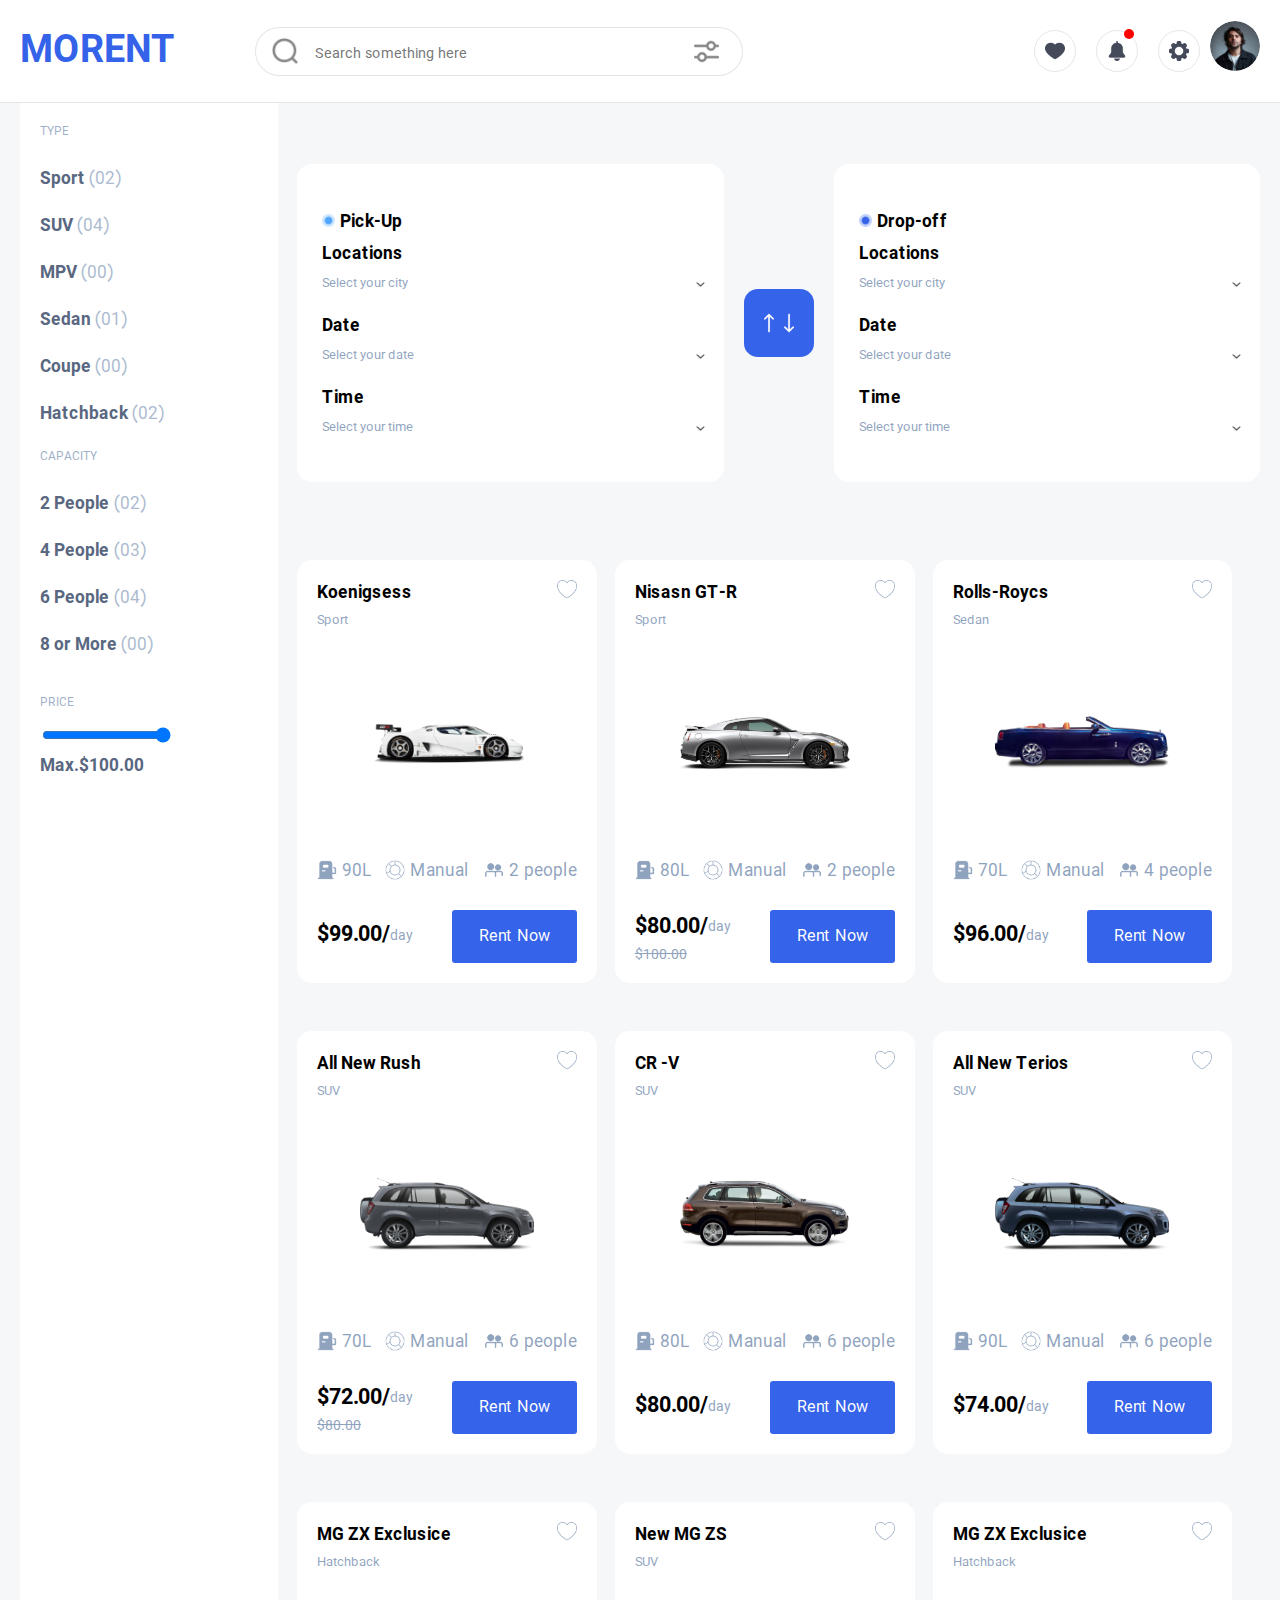
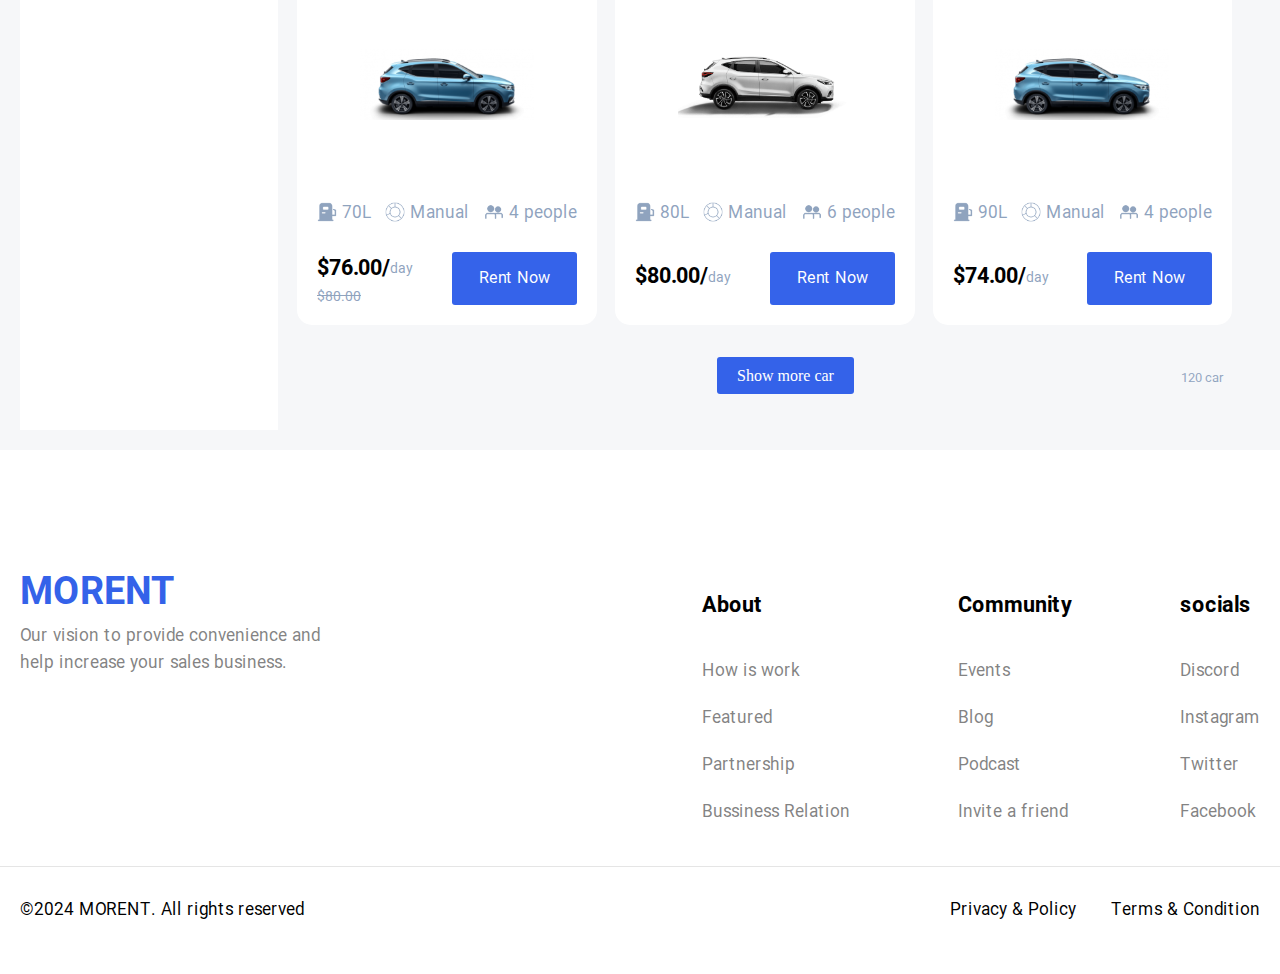
<file: category.html>
<!DOCTYPE html>

<html>



<head>

  <title>Category</title>

  <link rel="stylesheet" type="text/css" href="css/main.css">

  <meta name="viewport" content="width=device-width, initial-scale=1.0">

</head>



<body>

  <div class="continer">



    <!-- start header -->

    <div class="w-100-header">

      <header class="header mx-width">

        <div class="mobile-menu-user">

          <label class="mobile-menu-img" for="mobile-menu">

            <img src="img/mobile-menu.svg">

          </label>

          <input type="checkbox" id="mobile-menu">

          <div class="mobile-menu">

            <div>

              <label class="mobile-menu-close" for="mobile-menu">

                <img src="img/close.png">

              </label>

            </div>

            <ul>

              <div>

                <li> <img src="img/heart.png"> <span> Favorite </span> </li>

                <li> <img src="img/bell.png"> <span> Notifications </span> </li>

                <li> <img src="img/settings1.png"> <span> Settings </span> </li>

              </div>

            </ul>

          </div>

          <div class="user-pic">

            <img src="img/user.svg">

          </div>

        </div>

        <div class="site-name-search">

          <div class="site-name">

            <a href="home.html">

              <h1>MORENT</h1>

            </a>

          </div>

          <div class="search">

            <img src="img/settings.png" class="search__filter">

            <img src="img/search.png" style="left: 15px;">

            <input type="search" placeholder="Search something here">

            <div id="search__filters" class="search__filters" style="display: none;">
              <div>
                <span> TYPE :</span>
                <div>
                  <span> Sport </span>
                  <span> SUV </span>
                  <span> MPV </span>
                  <span> Sedan </span>
                  <span> Coupe </span>
                  <span> Hatchback </span>
                </div>
              </div>

              <div>
                <span> CAPACITY :</span>
                <div>
                  <span> 2 people </span>
                  <span> 4 people </span>
                  <span> 6 people </span>
                  <span> 8 or More </span>
                </div>
              </div>

              <div>
                <span> PRICE :</span>
                <div>
                  <div style="width: 100%;">
                    <input type="text" placeholder="From" id="search__filters--min">
                  </div>
                  <div style="width: 100%;">
                    <input type="text" placeholder="To" id="search__filters--max">
                  </div>
                </div>
              </div>

            </div>

          </div>

        </div>

        <div class="search-mobile">

          <img src="img/search.png" style="left: 15px;">

          <input type="search" placeholder="Search something here">

          <img src="img/settings.png" class="search__filter">

        </div>

        <div class="icon-menu">

          <span id="icon-menu__wishlist">
            <img src="img/heart.png">
            <div class="header__icon-menu--wishlist" id="header__icon-menu--wishlist" style="display: none;">
              <div>
                <img src="img/close.png" alt="" style="margin-bottom: 40px;" id="icon-menu--wishlist__close">
                <p id="icon-menu--wishlist__write-num">3 items in wishlist</p>
              </div>
              <div style="margin-bottom: 50px;">
                <div>
                  <img src="img/close.png" alt="">
                  <img src="img/car1.png" alt="" class="icon-menu--wishlist__img">
                  <div>
                    <div>
                      <span class="icon-menu--wishlist__name">Koenigsess</span>
                    </div>
                    <div>
                      <span class="icon-menu--wishlist__number">1 x</span>
                      <span class="icon-menu--wishlist__price">$99.00</span>
                    </div>
                    <div>
                      <span>In: </span>
                      <span>Wishlist</span>
                    </div>
                  </div>
                </div>
                <div>
                  <img src="img/close.png" alt="">
                  <img src="img/car2.png" alt="" class="icon-menu--wishlist__img">
                  <div>
                    <div>
                      <span class="icon-menu--wishlist__name">Nisasn GT-R</span>
                    </div>
                    <div>
                      <span class="icon-menu--wishlist__number">1 x</span>
                      <del>$100.00</del>
                      <span class="icon-menu--wishlist__price">$80.00</span>
                    </div>
                    <div>
                      <span>In: </span>
                      <span>Wishlist</span>
                    </div>
                  </div>
                </div>
                <div>
                  <img src="img/close.png" alt="">
                  <img src="img/car3.png" alt="" class="icon-menu--wishlist__img">
                  <div>
                    <div>
                      <span class="icon-menu--wishlist__name">Rolls-Roycs</span>
                    </div>
                    <div>
                      <span class="icon-menu--wishlist__number">1 x</span>
                      <span class="icon-menu--wishlist__price">$96.00</span>
                    </div>
                    <div>
                      <span>In: </span>
                      <span>Wishlist</span>
                    </div>
                  </div>
                </div>
              </div>
              <div style="margin-bottom: 30px;">
                <a href="#">
                  View your wishlist
                  <span>&rsaquo;</span>
                </a>
              </div>
              <button id="icon-menu--wishlist__add-cart">ADD ALL TO CARD</button>
              <div class="header__shop-menu--empty" id="wishlistEmpty" style="display: none;">
                <img src="img/heart.png" alt="">
                <p>Your wishlist is empty! </p>
                <a href="shop.html">Click here to see products</a>
              </div>
            </div>
          </span>

          <span id="icon-menu__notifs--but"> <img src="img/bell.png">

            <li></li>

            <div class="icon-menu__notifs" id="icon-menu__notifs" style="transform: scale(0);">
              <div class="icon-menu__notifs--close">
                <img src="img/close.png" alt="Close" id="icon-menu__notifs--close">
              </div>
              <div class="icon-menu__notifs--title">
                <p id="icon-menu__notifs--title">Project success</p>
              </div>
              <div class="icon-menu__notifs--txt" style="display: none;" id="icon-menu__notifs--txt">
                <p>Malesuada tellus tincidunt fringilla enim, id
                  mauris. Id etiam nibh
                  suscipit aliquam dolor.</p>
                <button id="notifs--txt__read-more">Read more</button>
              </div>
            </div>

          </span>

          <span id="icon-menu__setting-button">
            <img src="img/settings1.png">
            <form class="icon-menu__setting" style="display: none; max-height: calc(100vh - 100px); overflow: scroll;"
              id="icon-menu__setting">
              <div class="icon-menu__setting--title">
                <div>
                  <div class="setting--title__title">
                    <span>Your information</span>
                  </div>
                  <div class="setting--title__close close-setting">
                    <img src="img/close.png" alt="Close">
                  </div>
                </div>
                <div class="setting--title__discription">
                  <span>You can change some information (not main like your name).</span>
                </div>
              </div>
              <div class="icon-menu__name-info">
                <label for="namePopup">Your name</label>
                <input id="namePopup" type="text" name="name" disabled value=" Ameli Syuzi ">
              </div>
              <div class="icon-menu__payment-info">
                <label>Payment Type</label>
                <div>
                  <button>
                    <img src="img/card.svg" alt="Card">
                    Credit/Debit Card
                  </button>
                  <button>
                    <img src="img/bank.svg" alt="Bank">
                    Bank Account
                  </button>
                </div>
              </div>
              <div id="bankAccount" style="display: none;">
                <div class="icon-menu__iban">
                  <label for="iban">IBAN</label>
                  <input type="text" name="iban" id="iban">
                </div>
                <div class="icon-menu__bank-name">
                  <label for="bank-name">Bank name</label>
                  <input type="text" name="bank-name" id="bank-name">
                </div>
                <div class="icon-menu__swift-bic">
                  <label for="swift-bic">SWIFT/BIC</label>
                  <input type="text" name="swift-bic" id="swift-bic">
                </div>
                <div class="icon-menu__bank-owner-info">
                  <label for="bank-owner-info">Card Holder Name</label>
                  <input type="text" name="bank-owner-info" id="bank-owner-info">
                </div>
                <div class="icon-menu__confirmation">
                  <input type="checkbox" id="bank-confirmation">
                  <label for="bank-confirmation" style="margin-bottom: 0;">Set as default payment method</label>
                </div>
                <div class="icon-menu__send-cancel">
                  <input type="submit" value="Save Payment Method" disabled>
                  <button class="close-setting">Cancel</button>
                </div>
              </div>
              <div id="cardInfo" style="display: none;">
                <div class="icon-menu__card-num">
                  <label>Card Number</label>
                  <input type="text" type="card-number">
                </div>
                <div class="icon-menu__card-info">
                  <div>
                    <label for="card-date">Expiry date</label>
                    <input type="text" name="expiry-date" id="card-date" placeholder="MM/YY">
                  </div>
                  <div>
                    <label for="cvv">
                      CVV
                      <img src="img/question.svg" alt="?">
                    </label>
                    <input type="password" name="cvv" id="cvv" placeholder="***">
                  </div>
                </div>
                <div class="icon-menu__card-owner-info">
                  <label for="cardOwnerName">Card Holder Name</label>
                  <input type="text" id="cardOwnerName">
                </div>
                <div class="icon-menu__confirmation">
                  <input type="checkbox" id="confirmation">
                  <label for="confirmation" style="margin-bottom: 0;">Set as default payment method</label>
                </div>
                <div class="icon-menu__send-cancel">
                  <input type="submit" value="Save Payment Method" disabled>
                  <button class="close-setting">Cancel</button>
                </div>
              </div>
            </form>
          </span>

          <div style="position: relative;">
            <img src="img/user.svg" style="width: 50px; border-radius: 50%;" id="profileButton">

            <div class="header__icon-menu--profile" style="display: none;" id="profile">
              <div class="icon-menu--profile__close">
                <img src="img/close.png" alt="close3" id="icon-menu--profile__close">
              </div>
              <div class="icon-menu--profile__info">
                <img src="img/user.svg" alt="Your image">
                <div>
                  <p> Ameli Syuzi </p>
                  <p>depese7006@exitbit.com</p>
                </div>
              </div>
              <div class="icon-menu--profile__buttons">
                <button>Setting</button>
                <button>Orders</button>
                <button>Log out</button>
              </div>
            </div>
          </div>
        </div>

        <div id="mobile-search__filters" class="search__filters"
          style="display: none; top: 217px; width: calc(100% - 30px);left: 14px;">
          <div>
            <span> TYPE :</span>
            <div>
              <span> Sport </span>
              <span> SUV </span>
              <span> MPV </span>
              <span> Sedan </span>
              <span> Coupe </span>
              <span> Hatchback </span>
            </div>
          </div>

          <div>
            <span> CAPACITY :</span>
            <div>
              <span> 2 people </span>
              <span> 4 people </span>
              <span> 6 people </span>
              <span> 8 or More </span>
            </div>
          </div>

          <div>
            <span> PRICE :</span>
            <div>
              <div style="width: 100%;">
                <input type="text" placeholder="From" id="mobile-search__filters--min">
              </div>
              <div style="width: 100%;">
                <input type="text" placeholder="To" id="mobile-search__filters--max">
              </div>
            </div>
          </div>

        </div>

      </header>

    </div>

    <!-- end header -->

    <!-- Start backdrop -->
    <div class="backdrop" id="backdrop" style="display: none;"></div>
    <!-- End backdrop -->

    <!-- Start all p -->
    <div class="p-Parent" id="p-Parent" style="transform: scale(0);">
      <div class="p">
        <div class="p__close">
          <img src="img/close.png" alt="Close" id="p__close">
        </div>
        <p>Malesuada tellus tincidunt fringilla enim, id mauris. Id etiam nibh suscipit aliquam dolor.Commodo eget a et
          dignissim dignissim morbi vitae, mi. Mi aliquam sit ultrices enim cursus. Leo sapien, pretium duis est eu
          volutpat interdum eu non. Odio eget nullam elit laoreet. Libero at felis nam at orci venenatis rutrum nunc.
          Etiam mattis ornare pellentesque iaculis enim.Felis eu non in aliquam egestas placerat. Eget maecenas ornare
          venenatis lacus nunc, sit arcu. Nam pharetra faucibus eget facilisis pulvinar eu sapien turpis at. Nec aliquam
          aliquam blandit eu ipsum.</p>
      </div>
    </div>
    <!-- End all p -->



    <!-- start filter -->

    <div class="w-100-filter-rent-form-products">

      <div class="filter-rent-form-products mx-width">

        <div class="filter" id="filter">

          <div class="filter__car--type">

            <p> TYPE </p>

            <div>

              <input type="checkbox">

              <h6> Sport </h6>

              <span> (02) </span>

            </div>

            <div>

              <input type="checkbox">

              <h6> SUV </h6>

              <span> (04) </span>

            </div>

            <div>

              <input type="checkbox">

              <h6> MPV </h6>

              <span> (00) </span>

            </div>

            <div>

              <input type="checkbox">

              <h6> Sedan </h6>

              <span> (01) </span>

            </div>

            <div>

              <input type="checkbox">

              <h6> Coupe </h6>

              <span> (00) </span>

            </div>

            <div>

              <input type="checkbox">

              <h6> Hatchback </h6>

              <span> (02) </span>

            </div>

          </div>

          <div class="filter__car--capacity">

            <p> CAPACITY </p>

            <div>

              <input type="checkbox">

              <h6> 2 People</h6>

              <span> (02) </span>

            </div>

            <div>

              <input type="checkbox">

              <h6> 4 People</h6>

              <span> (03) </span>

            </div>

            <div>

              <input type="checkbox">

              <h6> 6 People</h6>

              <span> (04) </span>

            </div>

            <div>

              <input type="checkbox">

              <h6> 8 or More </h6>

              <span> (00) </span>

            </div>

          </div>

          <div class="filter__car--price">

            <p> PRICE </p>

            <input type="range" min="0" max="100" step="10" class="filterPrice" value="100">

            <h5> Max.$100.00 </h5>

          </div>

        </div>

        <div class="filter-mobile" id="filter-mobile-but">

          <img src="img/filters.png">

        </div>

        <div class="filter" id="filter-mobile">

          <div class="filter__car--type">

            <p> TYPE </p>

            <label id="filter__close">

              <img src="img/close.png">

            </label>

            <div>

              <input type="checkbox">

              <h6> Sport </h6>

              <span> (02) </span>

            </div>

            <div>

              <input type="checkbox">

              <h6> SUV </h6>

              <span> (04) </span>

            </div>

            <div>

              <input type="checkbox">

              <h6> MPV </h6>

              <span> (00) </span>

            </div>

            <div>

              <input type="checkbox">

              <h6> Sedan </h6>

              <span> (01) </span>

            </div>

            <div>

              <input type="checkbox">

              <h6> Coupe </h6>

              <span> (00) </span>

            </div>

            <div>

              <input type="checkbox">

              <h6> Hatchback </h6>

              <span> (02) </span>

            </div>

          </div>

          <div class="filter__car--capacity">

            <p> CAPACITY </p>

            <div>

              <input type="checkbox">

              <h6> 2 People</h6>

              <span> (02) </span>

            </div>

            <div>

              <input type="checkbox">

              <h6> 4 People</h6>

              <span> (03) </span>

            </div>

            <div>

              <input type="checkbox">

              <h6> 6 People</h6>

              <span> (04) </span>

            </div>

            <div>

              <input type="checkbox">

              <h6> 8 or More </h6>

              <span> (00) </span>

            </div>

          </div>

          <div class="filter__car--price">

            <p> PRICE </p>

            <input type="range" min="0" max="100" step="10" class="filterPrice" value="100">

            <h5> Max.$100.00 </h5>

          </div>

        </div>

        <!-- end filter-->

        <!-- start rent form-->

        <div class="rent-form-products">

          <div class="rent-form mx-width">

            <div class="rent-form__pick-drop">

              <div class="rent-form__title">

                <img src="img/circle2.png">

                <h5> Pick-Up </h5>

              </div>

              <div class="rent-form__all">

                <div class="rent-form__fild">

                  <div class="rent-form__chose--title">

                    <h6> Locations </h6>

                  </div>

                  <label class="rent-form__chose form-choose">

                    <span id="pick-up-city"> Select your city </span>

                    <img src="./img/Arrow-down.png">

                    <div class="rent-form__chose-menu form-choose-menu">

                      <ul id="pick-up-city-selction">

                        <li> California </li>

                        <li> Texas </li>

                        <li> Washington </li>

                      </ul>

                    </div>

                  </label>

                </div>

                <div class="rent-form__fild">

                  <div class="rent-form__chose--title">

                    <h6> Date </h6>

                  </div>

                  <label class="rent-form__chose form-choose">

                    <span id="pick-up-date"> Select your date </span>

                    <img src="./img/Arrow-down.png">

                    <div class="rent-form__chose-menu form-choose-menu">

                      <ul id="pick-up-date-selction">

                        <li> 2020 </li>

                        <li> 2022 </li>

                        <li> 2024 </li>

                      </ul>

                    </div>

                  </label>

                </div>

                <div class="rent-form__fild" style="border: none; margin: 0;">

                  <div class="rent-form__chose--title">

                    <h6> Time </h6>

                  </div>

                  <label class="rent-form__chose form-choose">

                    <span id="pick-up-time"> Select your time </span>

                    <img src="./img/Arrow-down.png">

                    <div class="rent-form__chose-menu form-choose-menu">

                      <ul id="pick-up-time-selction">

                        <li> 8:00 AM </li>

                        <li> 4:00 PM </li>

                        <li> 9:00 PM </li>

                      </ul>

                    </div>

                  </label>

                </div>

              </div>

            </div>

            <div class="rent-form__send-form">

              <button id="rent-form__send-form">

                <img src="img/up-arrow.png">

                <img src="img/down-arrow.png">

              </button>

            </div>

            <div class="rent-form__pick-drop">

              <div class="rent-form__title">

                <img src="img/circle1.png">

                <h5> Drop-off </h5>

              </div>

              <div class="rent-form__all">

                <div class="rent-form__fild">

                  <div class="rent-form__chose--title">

                    <h6> Locations </h6>

                  </div>

                  <label class="rent-form__chose form-choose">

                    <span id="drop-off-city"> Select your city </span>

                    <img src="./img/Arrow-down.png">

                    <div class="rent-form__chose-menu form-choose-menu">

                      <ul id="drop-off-city-selction">

                        <li> California </li>

                        <li> Texas </li>

                        <li> Washington </li>

                      </ul>

                    </div>

                  </label>

                </div>

                <div class="rent-form__fild">

                  <div class="rent-form__chose--title">

                    <h6> Date </h6>

                  </div>

                  <label class="rent-form__chose form-choose">

                    <span id="drop-off-date"> Select your date </span>

                    <img src="./img/Arrow-down.png">

                    <div class="rent-form__chose-menu form-choose-menu">

                      <ul id="drop-off-date-selction">

                        <li> 2020 </li>

                        <li> 2022 </li>

                        <li> 2024 </li>

                      </ul>

                    </div>

                  </label>

                </div>

                <div class="rent-form__fild" style="border: none;margin: 0;">

                  <div class="rent-form__chose--title">

                    <h6> Time </h6>

                  </div>

                  <label class="rent-form__chose form-choose">

                    <span id="drop-off-time"> Select your time </span>

                    <img src="./img/Arrow-down.png">

                    <div class="rent-form__chose-menu form-choose-menu">

                      <ul id="drop-off-time-selction">

                        <li> 8:00 AM </li>

                        <li> 4:00 PM </li>

                        <li> 9:00 PM </li>

                      </ul>

                    </div>

                  </label>

                </div>

              </div>

            </div>

          </div>

          <!-- end rent form-->



          <!-- start products -->

          <div class="notover-products-box" id="notover-products-box">

            <div class="notover-products-box__products">

              <div class="notover-products-box__product">

                <div class="notover-products-box__product--title">

                  <div class="notover-products-box__product--name">

                    <h2> Koenigsess </h2>

                  </div>

                  <label class="notover-products-box__like">

                    <img src="img/heart1.png">

                    <input type="checkbox">

                    <img src="img/heart2.png">

                  </label>

                </div>

                <div class="notover-products-box__deception">

                  <p> Sport </p>

                </div>

                <div class="notover-products-box__product--img">

                  <img src="img/car1.png">

                </div>

                <div class="notover-products-box__product--info">

                  <div>

                    <img src="img/fuel.png">

                    <span> 90L </span>

                  </div>

                  <div>

                    <img src="img/pie-chart.png">

                    <span> Manual </span>

                  </div>

                  <div>

                    <img src="img/user2.png">

                    <span> 2 people </span>

                  </div>

                </div>

                <div class="notover-products-box__price-rent">

                  <div class="notover-products-box__price">

                    <h3> $99.00/ </h3>

                    <span> day </span>

                  </div>

                  <div class="notover-products-box__rent">

                    <button> Rent Now </button>

                  </div>

                </div>

              </div>

              <div class="notover-products-box__product">

                <div class="notover-products-box__product--title">

                  <div class="notover-products-box__product--name">

                    <h2> Nisasn GT-R </h2>

                  </div>

                  <label class="notover-products-box__like">

                    <img src="img/heart1.png">

                    <input type="checkbox">

                    <img src="img/heart2.png">

                  </label>

                </div>

                <div class="notover-products-box__deception">

                  <p> Sport </p>

                </div>

                <div class="notover-products-box__product--img">

                  <img src="img/car2.png">

                </div>

                <div class="notover-products-box__product--info">

                  <div>

                    <img src="img/fuel.png">

                    <span> 80L </span>

                  </div>

                  <div>

                    <img src="img/pie-chart.png">

                    <span> Manual </span>

                  </div>

                  <div>

                    <img src="img/user2.png">

                    <span> 2 people </span>

                  </div>

                </div>

                <div class="notover-products-box__price-rent">

                  <div class="notover-products-box__price">

                    <h3> $80.00/ </h3>

                    <span> day </span>

                    <del> $100.00 </del>

                  </div>

                  <div class="notover-products-box__rent">

                    <button> Rent Now </button>

                  </div>

                </div>

              </div>

              <div class="notover-products-box__product">

                <div class="notover-products-box__product--title">

                  <div class="notover-products-box__product--name">

                    <h2> Rolls-Roycs </h2>

                  </div>

                  <label class="notover-products-box__like">

                    <img src="img/heart1.png">

                    <input type="checkbox">

                    <img src="img/heart2.png">

                  </label>

                </div>

                <div class="notover-products-box__deception">

                  <p> Sedan </p>

                </div>

                <div class="notover-products-box__product--img">

                  <img src="img/car3.png">

                </div>

                <div class="notover-products-box__product--info">

                  <div>

                    <img src="img/fuel.png">

                    <span> 70L </span>

                  </div>

                  <div>

                    <img src="img/pie-chart.png">

                    <span> Manual </span>

                  </div>

                  <div>

                    <img src="img/user2.png">

                    <span> 4 people </span>

                  </div>

                </div>

                <div class="notover-products-box__price-rent">

                  <div class="notover-products-box__price">

                    <h3> $96.00/ </h3>

                    <span> day </span>

                  </div>

                  <div class="notover-products-box__rent">

                    <button> Rent Now </button>

                  </div>

                </div>

              </div>

              <div class="notover-products-box__product">

                <div class="notover-products-box__product--title">

                  <div class="notover-products-box__product--name">

                    <h2> All New Rush </h2>

                  </div>

                  <label class="notover-products-box__like">

                    <img src="img/heart1.png">

                    <input type="checkbox">

                    <img src="img/heart2.png">

                  </label>

                </div>

                <div class="notover-products-box__deception">

                  <p> SUV </p>

                </div>

                <div class="notover-products-box__product--img">

                  <img src="img/car5.png">

                </div>

                <div class="notover-products-box__product--info">

                  <div>

                    <img src="img/fuel.png">

                    <span> 70L </span>

                  </div>

                  <div>

                    <img src="img/pie-chart.png">

                    <span> Manual </span>

                  </div>

                  <div>

                    <img src="img/user2.png">

                    <span> 6 people </span>

                  </div>

                </div>

                <div class="notover-products-box__price-rent">

                  <div class="notover-products-box__price">

                    <h3> $72.00/ </h3>

                    <span> day </span>

                    <del> $80.00 </del>

                  </div>

                  <div class="notover-products-box__rent">

                    <button> Rent Now </button>

                  </div>

                </div>

              </div>

              <div class="notover-products-box__product">

                <div class="notover-products-box__product--title">

                  <div class="notover-products-box__product--name">

                    <h2> CR -V </h2>

                  </div>

                  <label class="notover-products-box__like">

                    <img src="img/heart1.png">

                    <input type="checkbox">

                    <img src="img/heart2.png">

                  </label>

                </div>

                <div class="notover-products-box__deception">

                  <p> SUV </p>

                </div>

                <div class="notover-products-box__product--img">

                  <img src="img/car6.png">

                </div>

                <div class="notover-products-box__product--info">

                  <div>

                    <img src="img/fuel.png">

                    <span> 80L </span>

                  </div>

                  <div>

                    <img src="img/pie-chart.png">

                    <span> Manual </span>

                  </div>

                  <div>

                    <img src="img/user2.png">

                    <span> 6 people </span>

                  </div>

                </div>

                <div class="notover-products-box__price-rent">

                  <div class="notover-products-box__price">

                    <h3> $80.00/ </h3>

                    <span> day </span>

                  </div>

                  <div class="notover-products-box__rent">

                    <button> Rent Now </button>

                  </div>

                </div>

              </div>

              <div class="notover-products-box__product">

                <div class="notover-products-box__product--title">

                  <div class="notover-products-box__product--name">

                    <h2> All New Terios </h2>

                  </div>

                  <label class="notover-products-box__like">

                    <img src="img/heart1.png">

                    <input type="checkbox">

                    <img src="img/heart2.png">

                  </label>

                </div>

                <div class="notover-products-box__deception">

                  <p> SUV </p>

                </div>

                <div class="notover-products-box__product--img">

                  <img src="img/car7.png">

                </div>

                <div class="notover-products-box__product--info">

                  <div>

                    <img src="img/fuel.png">

                    <span> 90L </span>

                  </div>

                  <div>

                    <img src="img/pie-chart.png">

                    <span> Manual </span>

                  </div>

                  <div>

                    <img src="img/user2.png">

                    <span> 6 people </span>

                  </div>

                </div>

                <div class="notover-products-box__price-rent">

                  <div class="notover-products-box__price">

                    <h3> $74.00/ </h3>

                    <span> day </span>

                  </div>

                  <div class="notover-products-box__rent">

                    <button> Rent Now </button>

                  </div>

                </div>

              </div>

              <div class="notover-products-box__product">

                <div class="notover-products-box__product--title">

                  <div class="notover-products-box__product--name">

                    <h2> MG ZX Exclusice </h2>

                  </div>

                  <label class="notover-products-box__like">

                    <img src="img/heart1.png">

                    <input type="checkbox">

                    <img src="img/heart2.png">

                  </label>

                </div>

                <div class="notover-products-box__deception">

                  <p> Hatchback </p>

                </div>

                <div class="notover-products-box__product--img">

                  <img src="img/car9.png">

                </div>

                <div class="notover-products-box__product--info">

                  <div>

                    <img src="img/fuel.png">

                    <span> 70L </span>

                  </div>

                  <div>

                    <img src="img/pie-chart.png">

                    <span> Manual </span>

                  </div>

                  <div>

                    <img src="img/user2.png">

                    <span> 4 people </span>

                  </div>

                </div>

                <div class="notover-products-box__price-rent">

                  <div class="notover-products-box__price">

                    <h3> $76.00/ </h3>

                    <span> day </span>

                    <del> $80.00 </del>

                  </div>

                  <div class="notover-products-box__rent">

                    <button> Rent Now </button>

                  </div>

                </div>

              </div>

              <div class="notover-products-box__product">

                <div class="notover-products-box__product--title">

                  <div class="notover-products-box__product--name">

                    <h2> New MG ZS </h2>

                  </div>

                  <label class="notover-products-box__like">

                    <img src="img/heart1.png">

                    <input type="checkbox">

                    <img src="img/heart2.png">

                  </label>

                </div>

                <div class="notover-products-box__deception">

                  <p> SUV </p>

                </div>

                <div class="notover-products-box__product--img">

                  <img src="img/car10.png">

                </div>

                <div class="notover-products-box__product--info">

                  <div>

                    <img src="img/fuel.png">

                    <span> 80L </span>

                  </div>

                  <div>

                    <img src="img/pie-chart.png">

                    <span> Manual </span>

                  </div>

                  <div>

                    <img src="img/user2.png">

                    <span> 6 people </span>

                  </div>

                </div>

                <div class="notover-products-box__price-rent">

                  <div class="notover-products-box__price">

                    <h3> $80.00/ </h3>

                    <span> day </span>

                  </div>

                  <div class="notover-products-box__rent">

                    <button> Rent Now </button>

                  </div>

                </div>

              </div>

              <div class="notover-products-box__product">

                <div class="notover-products-box__product--title">

                  <div class="notover-products-box__product--name">

                    <h2> MG ZX Exclusice </h2>

                  </div>

                  <label class="notover-products-box__like">

                    <img src="img/heart1.png">

                    <input type="checkbox">

                    <img src="img/heart2.png">

                  </label>

                </div>

                <div class="notover-products-box__deception">

                  <p> Hatchback </p>

                </div>

                <div class="notover-products-box__product--img">

                  <img src="img/car11.png">

                </div>

                <div class="notover-products-box__product--info">

                  <div>

                    <img src="img/fuel.png">

                    <span> 90L </span>

                  </div>

                  <div>

                    <img src="img/pie-chart.png">

                    <span> Manual </span>

                  </div>

                  <div>

                    <img src="img/user2.png">

                    <span> 4 people </span>

                  </div>

                </div>

                <div class="notover-products-box__price-rent">

                  <div class="notover-products-box__price">

                    <h3> $74.00/ </h3>

                    <span> day </span>

                  </div>

                  <div class="notover-products-box__rent">

                    <button> Rent Now </button>

                  </div>

                </div>

              </div>

            </div>

          </div>

          <!-- Start product loading -->
          <div class="w-100-loading" style="display: none;" id="loading">
            <div class="loading">
              <img src="img/loading.gif" alt="">
            </div>
          </div>
          <!-- End product loading -->

          <!-- Start product not found error-->
          <div class="w-100-not-found" style="display: none;" id="not-found">
            <div class="not-found mx-width">
              <img src="img/car-accident.svg" alt="Not found 404">
              <p>Sorry we couldn't find your specific product (Not found 404)</p>
            </div>
          </div>
          <!-- End product not found error-->

          <!-- start show button & number cars -->

          <div class="w-100-show-number" id="w-100-show-number">

            <div class="show-number mx-width">

              <div class="show-number__show">

                <p> <a href="#"> Show more car </a> </p>

              </div>

              <div class="show-number__number">

                <p> 120 car </p>

              </div>

            </div>

          </div>

          <!-- end show button & number cars -->

        </div>

      </div>

    </div>

    <!-- start footer-->

    <div class="w-100-footer">

      <footer class="footer mx-width">

        <div class="footer__our-logo">

          <h1> MORENT </h1>

          <p> Our vision to provide convenience and help increase your sales business. </p>

        </div>

        <div class="footer__our-call">

          <div class="footer__our-about">

            <h6> About </h6>

            <p> How is work </p>

            <p> Featured </p>

            <p> Partnership</p>

            <p> Bussiness Relation </p>

          </div>

          <div class="footer__our-community">

            <h6> Community </h6>

            <p> Events </p>

            <p> Blog </p>

            <p> Podcast </p>

            <p> Invite a friend </p>

          </div>

          <div class="footer__our-socials">

            <h6> socials </h6>

            <p> Discord </p>

            <p> Instagram </p>

            <p> Twitter </p>

            <p> Facebook </p>

          </div>

        </div>

      </footer>

    </div>

    <!-- end footer -->



    <!--- start about designer-->

    <div class="w-100-about-designer">

      <div class="about-designer mx-width">

        <div class="about-designer__date">

          <p> &copy;2024 MORENT. All rights reserved </p>

        </div>

        <div class="about-designer__work">

          <span> Privacy & Policy </span>

          <span> Terms & Condition </span>

        </div>

      </div>

      <div class="about-designer-mobile mx-width">

        <div class="about-designer__work">

          <span> Privacy & Policy </span>

          <span> Terms & Condition </span>

        </div>

        <div class="about-designer__date">

          <p> &copy;2024 MORENT. All rights reserved </p>

        </div>

      </div>

    </div>

    <!--- end about designer-->

  </div>
  <script src="js/script.js"></script>
  <script type="module" src="js/category.js"></script>
  <script type="module" src="js/header.js"></script>
  <script src="js/pick-drop-form.js" type="module"></script>
  <script src="js/filter1.js" type="module"></script>
  <script type="module" src="js/mobile-filter.js"></script>
</body>



</html>
</file>
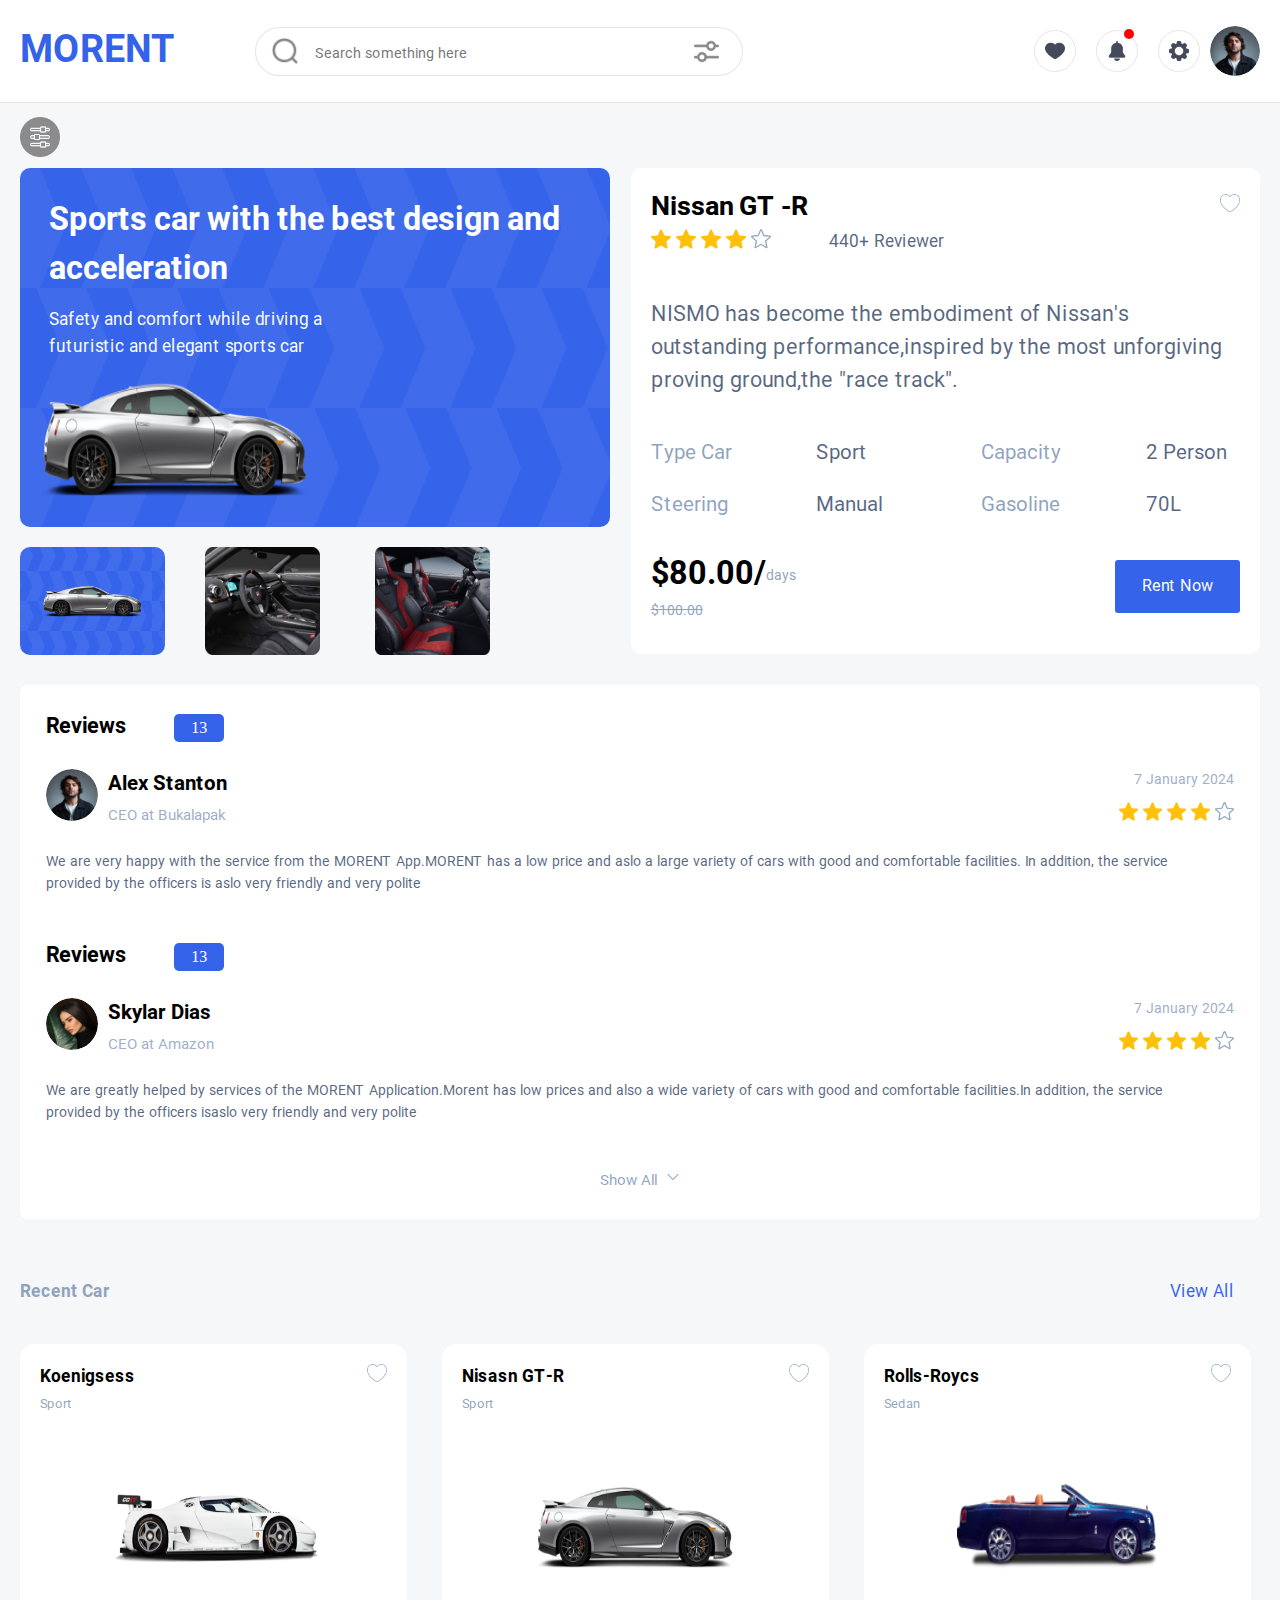
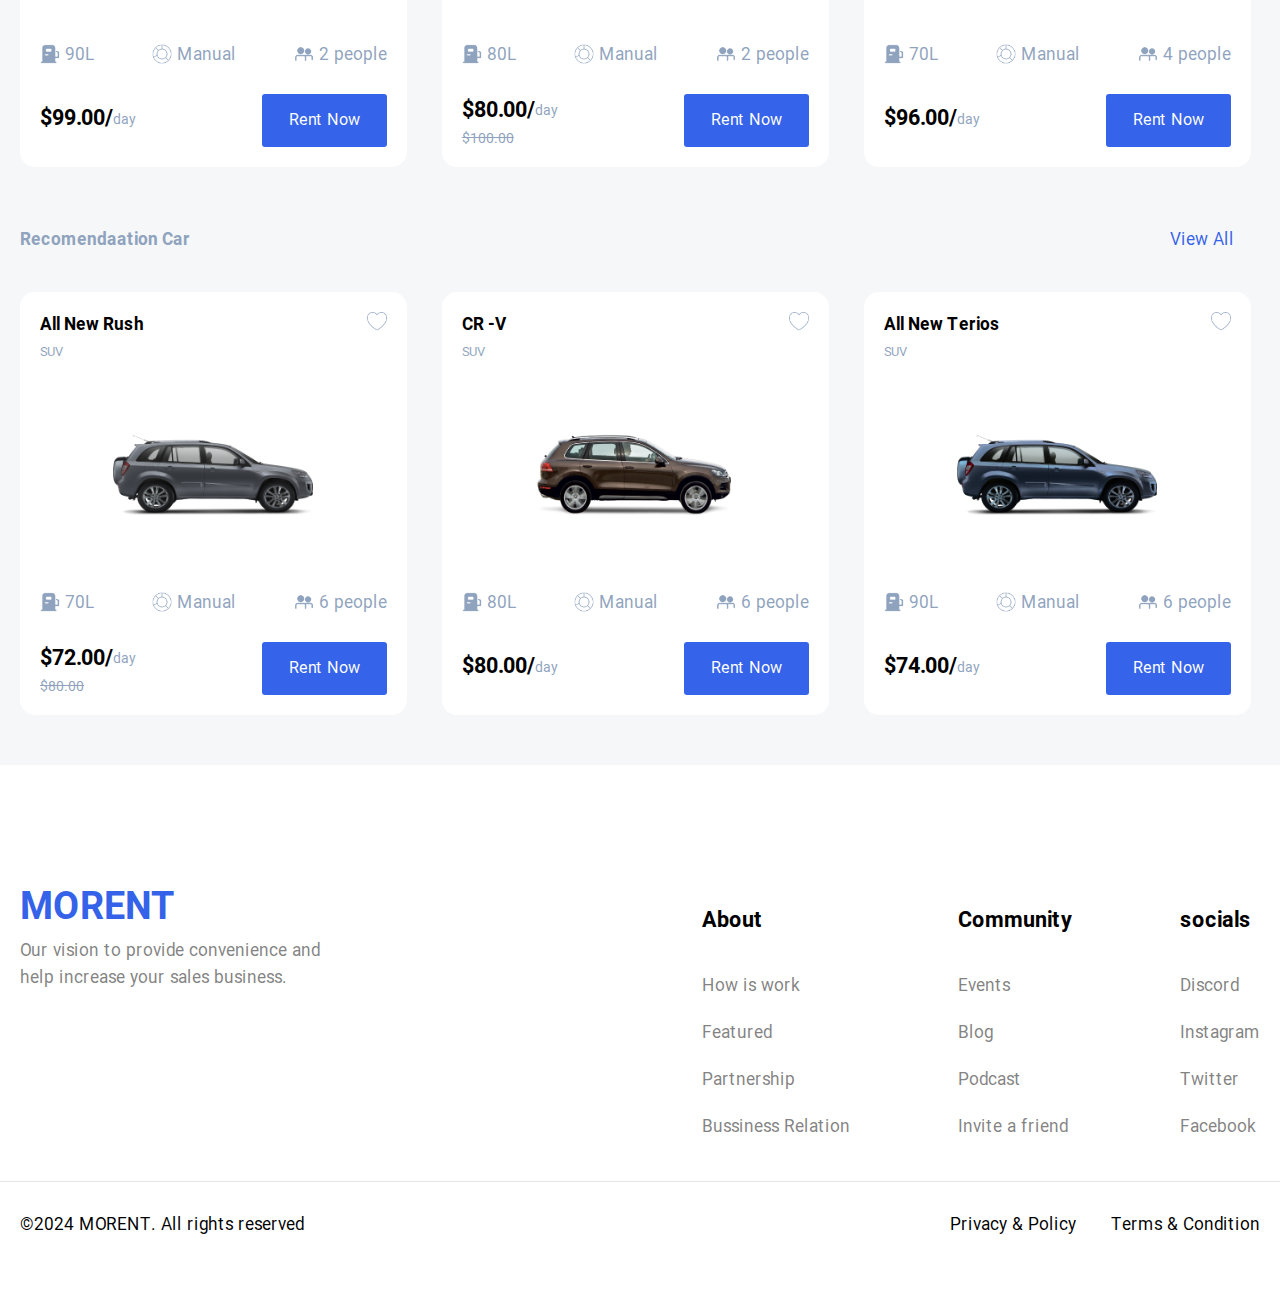
<file: detali.html>
<!DOCTYPE html>

<html>



<head>

  <title>Detali</title>

  <link rel="stylesheet" type="text/css" href="css/main.css">

  <meta name="viewport" content="width=device-width, initial-scale=1.0">

</head>



<body>

  <div class="continer" style="overflow: hidden;">



    <!-- start header -->

    <div class="w-100-header">

      <header class="header mx-width">

        <div class="mobile-menu-user">

          <label class="mobile-menu-img" for="mobile-menu">

            <img src="img/mobile-menu.svg">

          </label>

          <input type="checkbox" id="mobile-menu">

          <div class="mobile-menu">

            <div>

              <label class="mobile-menu-close" for="mobile-menu">

                <img src="img/close.png">

              </label>

            </div>

            <ul>

              <div>

                <li> <img src="img/heart.png"> <span> Favorite </span> </li>

                <li> <img src="img/bell.png"> <span> Notifications </span> </li>

                <li> <img src="img/settings1.png"> <span> Settings </span> </li>

              </div>

            </ul>

          </div>

          <div class="user-pic">

            <img src="img/user.svg">

          </div>

        </div>

        <div class="site-name-search">

          <div class="site-name">

            <a href="home.html">

              <h1>MORENT</h1>

            </a>

          </div>

          <div class="search">

            <img src="img/settings.png" class="search__filter">

            <img src="img/search.png" style="left: 15px;">

            <input type="search" placeholder="Search something here">

            <div id="search__filters" class="search__filters" style="display: none;">
              <div>
                <span> TYPE :</span>
                <div>
                  <span> Sport </span>
                  <span> SUV </span>
                  <span> MPV </span>
                  <span> Sedan </span>
                  <span> Coupe </span>
                  <span> Hatchback </span>
                </div>
              </div>

              <div>
                <span> CAPACITY :</span>
                <div>
                  <span> 2 people </span>
                  <span> 4 people </span>
                  <span> 6 people </span>
                  <span> 8 or More </span>
                </div>
              </div>

              <div>
                <span> PRICE :</span>
                <div>
                  <div style="width: 100%;">
                    <input type="text" placeholder="From" id="search__filters--min">
                  </div>
                  <div style="width: 100%;">
                    <input type="text" placeholder="To" id="search__filters--max">
                  </div>
                </div>
              </div>

            </div>

          </div>

        </div>

        <div class="search-mobile">

          <img src="img/search.png" style="left: 15px;">

          <input type="search" placeholder="Search something here">

          <img src="img/settings.png" class="search__filter">

        </div>

        <div class="icon-menu">

          <span> <img src="img/heart.png"> </span>

          <span> <img src="img/bell.png">

            <li></li>

          </span>

          <span> <img src="img/settings1.png"></span>

          <img src="img/user.svg" style="width: 50px; border-radius: 50%;">

        </div>

        <div id="mobile-search__filters" class="search__filters"
          style="display: none; top: 217px; width: calc(100% - 30px);left: 14px;">
          <div>
            <span> TYPE :</span>
            <div>
              <span> Sport </span>
              <span> SUV </span>
              <span> MPV </span>
              <span> Sedan </span>
              <span> Coupe </span>
              <span> Hatchback </span>
            </div>
          </div>

          <div>
            <span> CAPACITY :</span>
            <div>
              <span> 2 people </span>
              <span> 4 people </span>
              <span> 6 people </span>
              <span> 8 or More </span>
            </div>
          </div>

          <div>
            <span> PRICE :</span>
            <div>
              <div style="width: 100%;">
                <input type="text" placeholder="From" id="mobile-search__filters--min">
              </div>
              <div style="width: 100%;">
                <input type="text" placeholder="To" id="mobile-search__filters--max">
              </div>
            </div>
          </div>

        </div>

      </header>

    </div>

    <!-- end header -->

    <!-- Start backdrop -->
    <div class="backdrop" id="backdrop" style="display: none;"></div>
    <!-- End backdrop -->



    <!-- start filter -->

    <div class="w-100-detali-filter-rent-form-products">

      <div class="detali-filter-rent-form-products mx-width">

        <div class="detali-filter">

          <div class="detali-filter__car--type">

            <p> TYPE </p>

            <div>

              <input type="checkbox">

              <h6> Sport </h6>

              <span> (10) </span>

            </div>

            <div>

              <input type="checkbox">

              <h6> SUV </h6>

              <span> (12) </span>

            </div>

            <div>

              <input type="checkbox">

              <h6> MPV </h6>

              <span> (16) </span>

            </div>

            <div>

              <input type="checkbox">

              <h6> Sedan </h6>

              <span> (20) </span>

            </div>

            <div>

              <input type="checkbox">

              <h6> Coupe </h6>

              <span> (14) </span>

            </div>

            <div>

              <input type="checkbox">

              <h6> Hatchback </h6>

              <span> (14) </span>

            </div>

          </div>

          <div class="detali-filterm__car--capacity">

            <p> CAPACITY </p>

            <div>

              <input type="checkbox">

              <h6> 2 Person </h6>

              <span> (10) </span>

            </div>

            <div>

              <input type="checkbox">

              <h6> 4 Person </h6>

              <span> (14) </span>

            </div>

            <div>

              <input type="checkbox">

              <h6> 6 Person </h6>

              <span> (12) </span>

            </div>

            <div>

              <input type="checkbox">

              <h6> 8 or More </h6>

              <span> (16) </span>

            </div>

          </div>

          <div class="filter__car--price">

            <p> PRICE </p>

            <input type="range">

            <h5> Max.$100.00 </h5>

          </div>

        </div>

        <input type="checkbox" id="detali-filter-mobile">

        <label class="detali-filter-mobile" for="detali-filter-mobile">

          <img src="img/filters.png">

        </label>

        <div class="detali-filter">

          <div class="detali-filter__car--type">

            <p> TYPE </p>

            <label for="detali-filter-mobile">

              <img src="img/close.png">

            </label>

            <div>

              <input type="checkbox">

              <h6> Sport </h6>

              <span> (10) </span>

            </div>

            <div>

              <input type="checkbox">

              <h6> SUV </h6>

              <span> (12) </span>

            </div>

            <div>

              <input type="checkbox">

              <h6> MPV </h6>

              <span> (16) </span>

            </div>

            <div>

              <input type="checkbox">

              <h6> Sedan </h6>

              <span> (20) </span>

            </div>

            <div>

              <input type="checkbox">

              <h6> Coupe </h6>

              <span> (14) </span>

            </div>

            <div>

              <input type="checkbox">

              <h6> Hatchback </h6>

              <span> (14) </span>

            </div>

          </div>

          <div class="detali-filterm__car--capacity">

            <p> CAPACITY </p>

            <div>

              <input type="checkbox">

              <h6> 2 Person </h6>

              <span> (10) </span>

            </div>

            <div>

              <input type="checkbox">

              <h6> 4 Person </h6>

              <span> (14) </span>

            </div>

            <div>

              <input type="checkbox">

              <h6> 6 Person </h6>

              <span> (12) </span>

            </div>

            <div>

              <input type="checkbox">

              <h6> 8 or More </h6>

              <span> (16) </span>

            </div>

          </div>

          <div class="detali-filter__car--price">

            <p> PRICE </p>

            <input type="range">

            <h5> Max.$100.00 </h5>

          </div>

        </div>

        <!-- end filter-->



        <!-- start preview -->

        <div class="preview-products-comments">

          <div class="preview">

            <div class="preview__all-img">

              <div class="preview__baner">

                <div class="preview__baner--text">

                  <h6> Sports car with the best design and acceleration </h6>

                  <p> Safety and comfort while driving a futuristic and elegant sports car </p>

                </div>

                <div class="preview__baner--img">

                  <img src="img/car2.png">

                </div>

              </div>

              <div class="preview__product-details">

                <input type="checkbox" id="preview__product-details--img1">

                <div style="position: relative; margin: 0;">

                  <label>

                    <img src="img/car2.png">

                  </label>

                  <label class="preview__product-details--hover" for="preview__product-details--img1"></label>

                </div>

                <input type="checkbox" id="preview__product-details--img2">

                <div style="position: relative;">

                  <label>

                    <img src="img/incar.png">

                  </label>

                  <label class="preview__product-details--hover" for="preview__product-details--img2"></label>

                </div>

                <input type="checkbox" id="preview__product-details--img3">

                <div style="position: relative;">

                  <label>

                    <img src="img/incar2.png">

                  </label>

                  <label class="preview__product-details--hover" for="preview__product-details--img3"></label>

                </div>

              </div>

            </div>

            <div class="preview__all-content">

              <div class="preview__content--title-like">

                <div class="preview__content--title">

                  <h1> Nissan GT -R </h1>

                </div>

                <label class="preview__content--like">

                  <img src="./img/heart1.png">

                  <input type="checkbox">

                  <img src="./img/heart2.png">

                </label>

              </div>

              <div class="preview__content--score">

                <div class="preview__score--star">

                  <img src="./img/star.png">

                  <img src="./img/star.png">

                  <img src="./img/star.png">

                  <img src="./img/star.png">

                  <img src="./img/star1.png">

                </div>

                <div class="preview__score--text">

                  <span> 440+ Reviewer </span>

                </div>

              </div>

              <div class="preview__content">

                <p> NISMO has become the embodiment of Nissan's outstanding performance,inspired by the most unforgiving

                  proving ground,the "race track". </p>

              </div>

              <div class="preview__content--summary">

                <div>

                  <span> Type Car </span>

                </div>

                <div>

                  <p> Sport </p>

                </div>

                <div>

                  <span> Capacity </span>

                </div>

                <div>

                  <p> 2 Person </p>

                </div>

                <div>

                  <span> Steering </span>

                </div>

                <div>

                  <p> Manual </p>

                </div>

                <div>

                  <span> Gasoline </span>

                </div>

                <div>

                  <p> 70L </p>

                </div>

              </div>

              <div class="preview__content--price">

                <div class="preview__price--text">

                  <h3> $80.00/ </h3>

                  <span> days </span>

                  <del> $100.00 </del>

                </div>

                <div class="preview__price--button">

                  <button> Rent Now </button>

                </div>

              </div>

            </div>

          </div>

          <!-- end preveiw-->



          <!-- start comments -->

          <div class="comments">

            <div class="comments__person">

              <div class="comments__title">

                <div class="comments__title--text">

                  <h6> Reviews </h6>

                </div>

                <div class="comments__title--number">

                  <p> 13 </p>

                </div>

              </div>

              <div class="comments__user-score">

                <div class="comments__user">

                  <div class="comments__user--pic">

                    <img src="img/user.svg">

                  </div>

                  <div class="comments__user--name-from">

                    <h5> Alex Stanton </h5>

                    <p> CEO at Bukalapak </p>

                  </div>

                </div>

                <div class="comments__score">

                  <div class="comments__score--date">

                    <p> 7 January 2024 </p>

                  </div>

                  <div class="comments__score--star">

                    <img src="img/star.png">

                    <img src="img/star.png">

                    <img src="img/star.png">

                    <img src="img/star.png">

                    <img src="img/star1.png">

                  </div>

                </div>

              </div>

              <div class="comments__text">

                <p> We are very happy with the service from the MORENT App.MORENT has a low price and aslo a large

                  variety

                  of cars with good and comfortable facilities. In addition, the service provided by the officers is

                  aslo

                  very friendly and very polite </p>

              </div>

            </div>

            <div class="comments__person">

              <div class="comments__title">

                <div class="comments__title--text">

                  <h6> Reviews </h6>

                </div>

                <div class="comments__title--number">

                  <p> 13 </p>

                </div>

              </div>

              <div class="comments__user-score">

                <div class="comments__user">

                  <div class="comments__user--pic">

                    <img src="img/user3.svg">

                  </div>

                  <div class="comments__user--name-from">

                    <h5> Skylar Dias </h5>

                    <p> CEO at Amazon </p>

                  </div>

                </div>

                <div class="comments__score">

                  <div class="comments__score--date">

                    <p> 7 January 2024 </p>

                  </div>

                  <div class="comments__score--star">

                    <img src="img/star.png">

                    <img src="img/star.png">

                    <img src="img/star.png">

                    <img src="img/star.png">

                    <img src="img/star1.png">

                  </div>

                </div>

              </div>

              <div class="comments__text">

                <p> We are greatly helped by services of the MORENT Application.Morent has low prices and also a wide

                  variety of cars with good and comfortable facilities.In addition, the service provided by the officers

                  isaslo very friendly and very polite</p>

              </div>

            </div>

            <div class="comments__button">

              <span> Show All </span>

              <img src="img/Arrow-down2.png">

            </div>

          </div>

          <!-- end comments-->



          <!-- start products -->

          <div class="over-products-box">

            <div class="products__title">

              <div>

                <h6> Recent Car </h6>

              </div>

              <div>

                <p> View All </p>

              </div>

            </div>

            <div class="over-products-box__products">

              <div class="over-products-box__product">

                <div class="over-products-box__product--title">

                  <div class="over-products-box__product--name">

                    <h2> Koenigsess </h2>

                  </div>

                  <label class="over-products-box__like">

                    <img src="img/heart1.png">

                    <input type="checkbox">

                    <img src="img/heart2.png">

                  </label>

                </div>

                <div class="over-products-box__deception">

                  <p> Sport </p>

                </div>

                <div class="over-products-box__product--img">

                  <img src="img/car1.png" style="width: 235px;">

                </div>

                <div class="over-products-box__product--info">

                  <div>

                    <img src="img/fuel.png">

                    <span> 90L </span>

                  </div>

                  <div>

                    <img src="img/pie-chart.png">

                    <span> Manual </span>

                  </div>

                  <div>

                    <img src="img/user2.png">

                    <span> 2 people </span>

                  </div>

                </div>

                <div class="over-products-box__price-rent">

                  <div class="over-products-box__price">

                    <h3> $99.00/ </h3>

                    <span> day </span>

                  </div>

                  <div class="over-products-box__rent">

                    <button> Rent Now </button>

                  </div>

                </div>

              </div>

              <div class="over-products-box__product">

                <div class="over-products-box__product--title">

                  <div class="over-products-box__product--name">

                    <h2> Nisasn GT-R </h2>

                  </div>

                  <label class="over-products-box__like">

                    <img src="img/heart1.png">

                    <input type="checkbox">

                    <img src="img/heart2.png">

                  </label>

                </div>

                <div class="over-products-box__deception">

                  <p> Sport </p>

                </div>

                <div class="over-products-box__product--img">

                  <img src="img/car2.png">

                </div>

                <div class="over-products-box__product--info">

                  <div>

                    <img src="img/fuel.png">

                    <span> 80L </span>

                  </div>

                  <div>

                    <img src="img/pie-chart.png">

                    <span> Manual </span>

                  </div>

                  <div>

                    <img src="img/user2.png">

                    <span> 2 people </span>

                  </div>

                </div>

                <div class="over-products-box__price-rent">

                  <div class="over-products-box__price">

                    <h3> $80.00/ </h3>

                    <span> day </span>

                    <del> $100.00 </del>

                  </div>

                  <div class="over-products-box__rent">

                    <button> Rent Now </button>

                  </div>

                </div>

              </div>

              <div class="over-products-box__product" style="margin-right: 0;">

                <div class="over-products-box__product--title">

                  <div class="over-products-box__product--name">

                    <h2> Rolls-Roycs </h2>

                  </div>

                  <label class="over-products-box__like">

                    <img src="img/heart1.png">

                    <input type="checkbox">

                    <img src="img/heart2.png">

                  </label>

                </div>

                <div class="over-products-box__deception">

                  <p> Sedan </p>

                </div>

                <div class="over-products-box__product--img">

                  <img src="img/car3.png">

                </div>

                <div class="over-products-box__product--info">

                  <div>

                    <img src="img/fuel.png">

                    <span> 70L </span>

                  </div>

                  <div>

                    <img src="img/pie-chart.png">

                    <span> Manual </span>

                  </div>

                  <div>

                    <img src="img/user2.png">

                    <span> 4 people </span>

                  </div>

                </div>

                <div class="over-products-box__price-rent">

                  <div class="over-products-box__price">

                    <h3> $96.00/ </h3>

                    <span> day </span>

                  </div>

                  <div class="over-products-box__rent">

                    <button> Rent Now </button>

                  </div>

                </div>

              </div>

            </div>

            <div class="products__title">

              <div>

                <h6> Recomendaation Car </h6>

              </div>

              <div>

                <p> View All </p>

              </div>

            </div>

            <div class="over-products-box__products">

              <div class="over-products-box__product">

                <div class="over-products-box__product--title">

                  <div class="over-products-box__product--name">

                    <h2> All New Rush </h2>

                  </div>

                  <label class="over-products-box__like">

                    <img src="img/heart1.png">

                    <input type="checkbox">

                    <img src="img/heart2.png">

                  </label>

                </div>

                <div class="over-products-box__deception">

                  <p> SUV </p>

                </div>

                <div class="over-products-box__product--img">

                  <img src="img/car5.png">

                </div>

                <div class="over-products-box__product--info">

                  <div>

                    <img src="img/fuel.png">

                    <span> 70L </span>

                  </div>

                  <div>

                    <img src="img/pie-chart.png">

                    <span> Manual </span>

                  </div>

                  <div>

                    <img src="img/user2.png">

                    <span> 6 people </span>

                  </div>

                </div>

                <div class="over-products-box__price-rent">

                  <div class="over-products-box__price">

                    <h3> $72.00/ </h3>

                    <span> day </span>

                    <del> $80.00 </del>

                  </div>

                  <div class="over-products-box__rent">

                    <button> Rent Now </button>

                  </div>

                </div>

              </div>

              <div class="over-products-box__product">

                <div class="over-products-box__product--title">

                  <div class="over-products-box__product--name">

                    <h2> CR -V </h2>

                  </div>

                  <label class="over-products-box__like">

                    <img src="img/heart1.png">

                    <input type="checkbox">

                    <img src="img/heart2.png">

                  </label>

                </div>

                <div class="over-products-box__deception">

                  <p> SUV </p>

                </div>

                <div class="over-products-box__product--img">

                  <img src="img/car6.png">

                </div>

                <div class="over-products-box__product--info">

                  <div>

                    <img src="img/fuel.png">

                    <span> 80L </span>

                  </div>

                  <div>

                    <img src="img/pie-chart.png">

                    <span> Manual </span>

                  </div>

                  <div>

                    <img src="img/user2.png">

                    <span> 6 people </span>

                  </div>

                </div>

                <div class="over-products-box__price-rent">

                  <div class="over-products-box__price">

                    <h3> $80.00/ </h3>

                    <span> day </span>

                  </div>

                  <div class="over-products-box__rent">

                    <button> Rent Now </button>

                  </div>

                </div>

              </div>

              <div class="over-products-box__product" style="margin-right: 0;">

                <div class="over-products-box__product--title">

                  <div class="over-products-box__product--name">

                    <h2> All New Terios </h2>

                  </div>

                  <label class="over-products-box__like">

                    <img src="img/heart1.png">

                    <input type="checkbox">

                    <img src="img/heart2.png">

                  </label>

                </div>

                <div class="over-products-box__deception">

                  <p> SUV </p>

                </div>

                <div class="over-products-box__product--img">

                  <img src="img/car7.png">

                </div>

                <div class="over-products-box__product--info">

                  <div>

                    <img src="img/fuel.png">

                    <span> 90L </span>

                  </div>

                  <div>

                    <img src="img/pie-chart.png">

                    <span> Manual </span>

                  </div>

                  <div>

                    <img src="img/user2.png">

                    <span> 6 people </span>

                  </div>

                </div>

                <div class="over-products-box__price-rent">

                  <div class="over-products-box__price">

                    <h3> $74.00/ </h3>

                    <span> day </span>

                  </div>

                  <div class="over-products-box__rent">

                    <button> Rent Now </button>

                  </div>

                </div>

              </div>

            </div>

          </div>

        </div>

      </div>

    </div>



    <!-- start footer-->

    <div class="w-100-footer">

      <footer class="footer mx-width">

        <div class="footer__our-logo">

          <h1> MORENT </h1>

          <p> Our vision to provide convenience and help increase your sales business. </p>

        </div>

        <div class="footer__our-call">

          <div class="footer__our-about">

            <h6> About </h6>

            <p> How is work </p>

            <p> Featured </p>

            <p> Partnership</p>

            <p> Bussiness Relation </p>

          </div>

          <div class="foo ter__our-community">

            <h6> Community </h6>

            <p> Events </p>

            <p> Blog </p>

            <p> Podcast </p>

            <p> Invite a friend </p>

          </div>

          <div class="footer__our-socials">

            <h6> socials </h6>

            <p> Discord </p>

            <p> Instagram </p>

            <p> Twitter </p>

            <p> Facebook </p>

          </div>

        </div>

      </footer>

    </div>

    <!-- end footer -->



    <!--- start about designer-->

    <div class="w-100-about-designer">

      <div class="about-designer mx-width">

        <div class="about-designer__date">

          <p> &copy;2024 MORENT. All rights reserved </p>

        </div>

        <div class="about-designer__work">

          <span> Privacy & Policy </span>

          <span> Terms & Condition </span>

        </div>

      </div>

      <div class="about-designer-mobile mx-width">

        <div class="about-designer__work">

          <span> Privacy & Policy </span>

          <span> Terms & Condition </span>

        </div>

        <div class="about-designer__date">

          <p> &copy;2024 MORENT. All rights reserved </p>

        </div>

      </div>

    </div>

    <!--- end about designer-->

  </div>
  <script src="js/script.js"></script>
  <script type="module" src="js/header.js"></script>
</body>



</html>
</file>
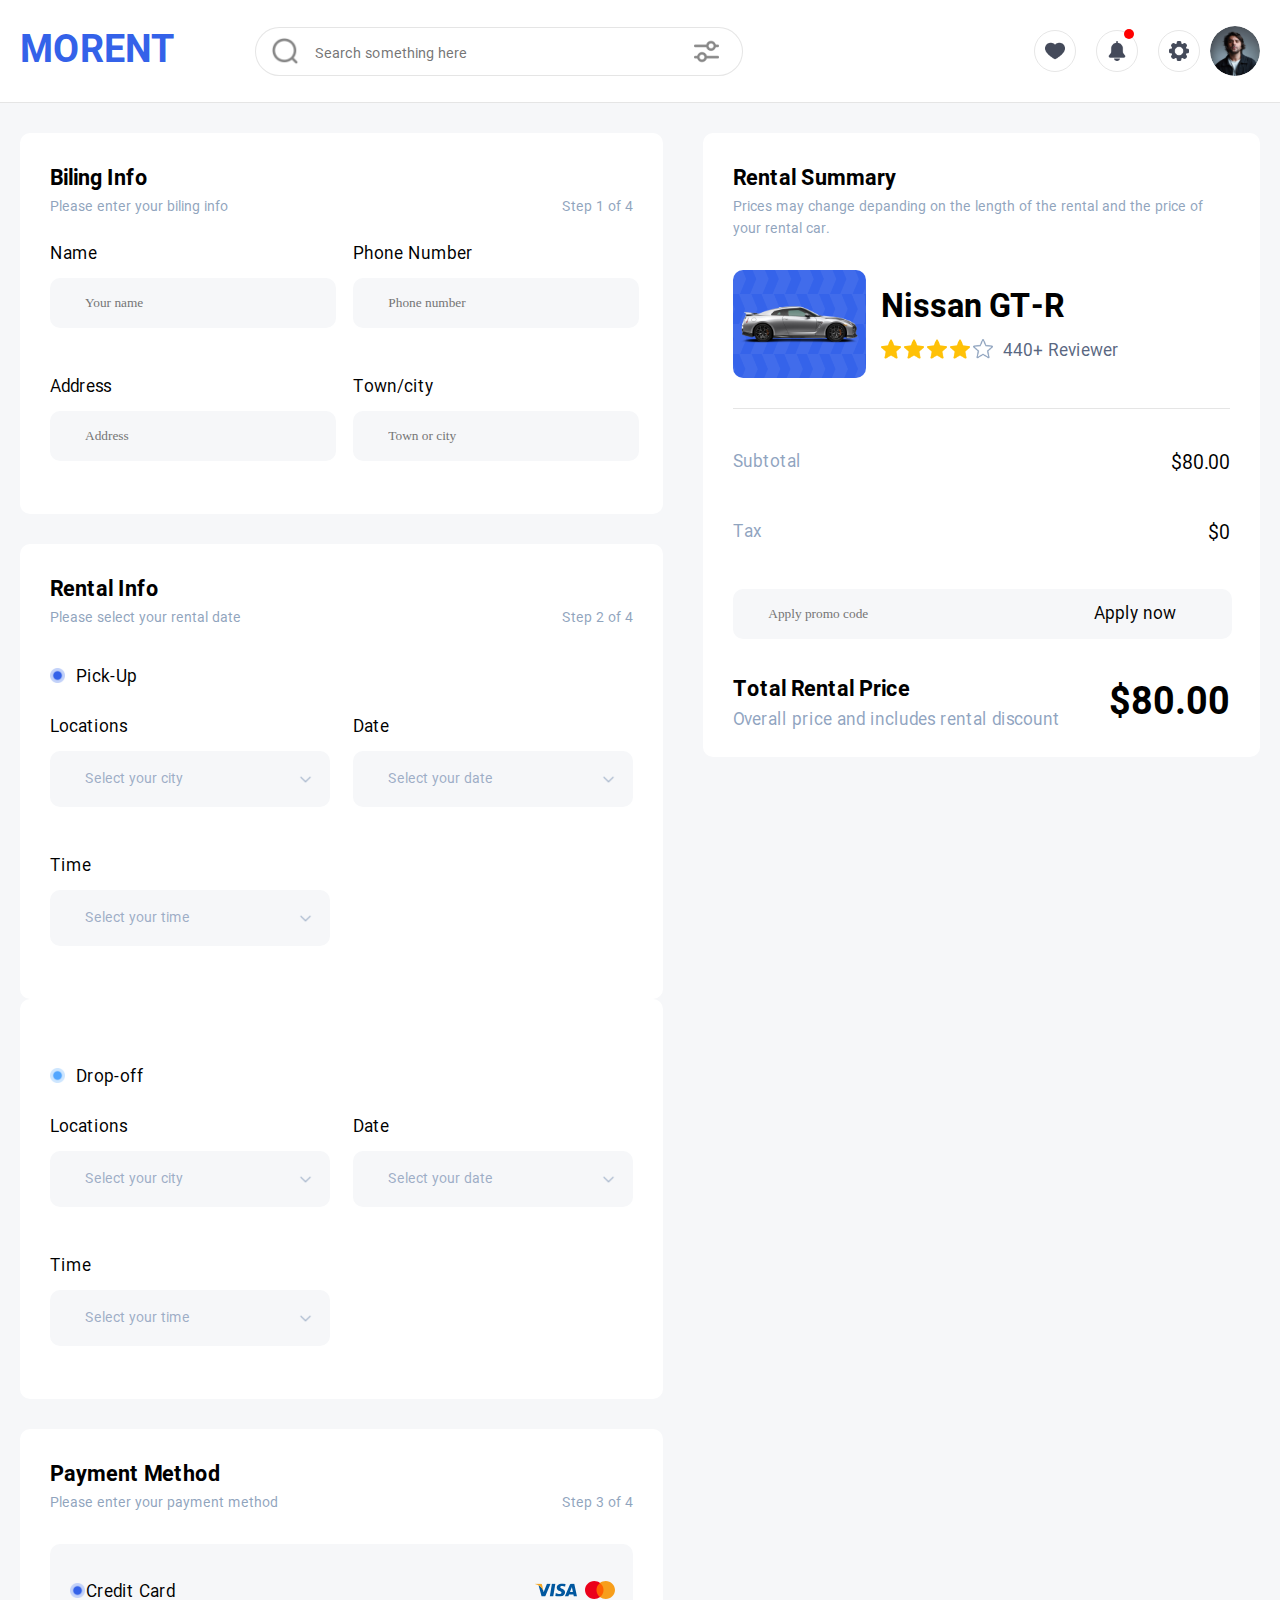
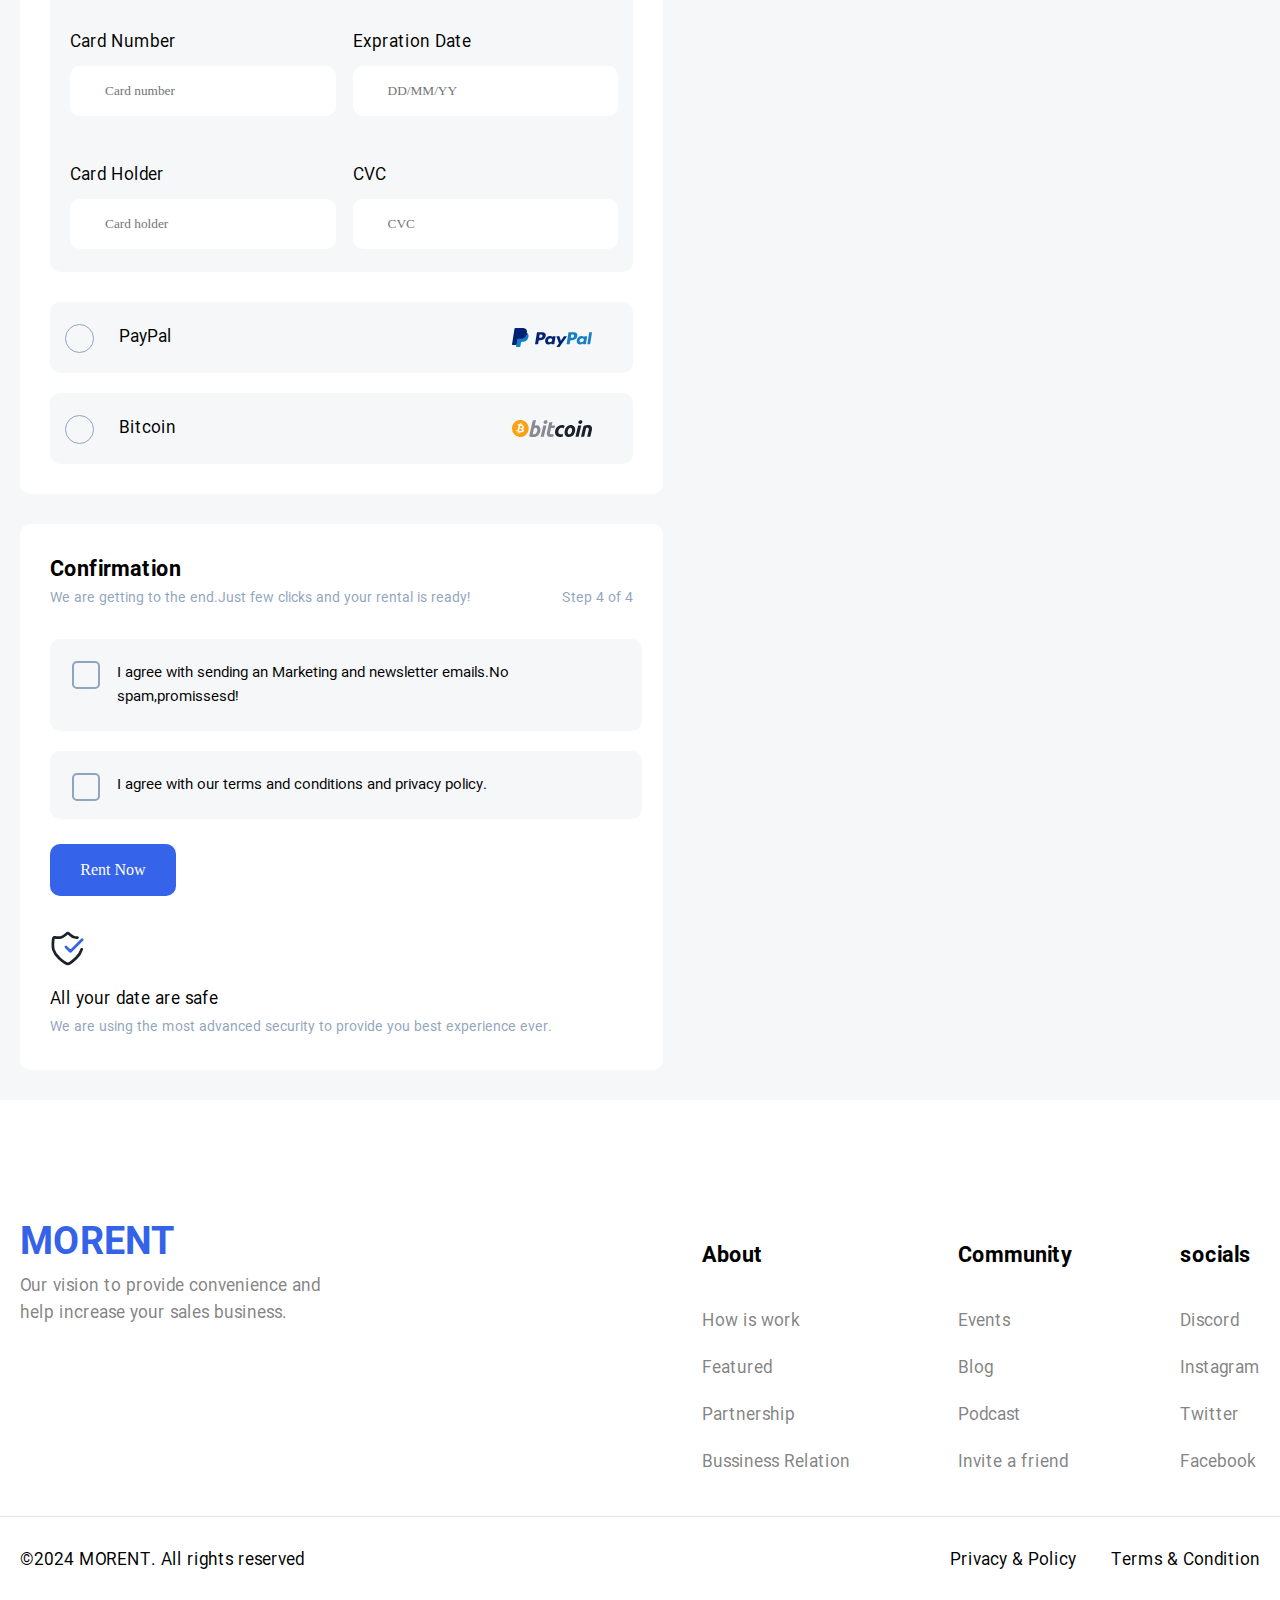
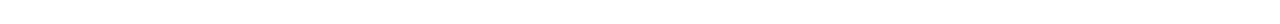
<file: payment.html>
<!DOCTYPE html>

<html>



<head>

  <title>Payment</title>

  <link rel="stylesheet" type="text/css" href="css/main.css">

  <meta name="viewport" content="width=device-width, initial-scale=1.0">

</head>



<body>

  <div class="continer" style="overflow: unset;">



    <!-- start header -->

    <div class="w-100-header">

      <header class="header mx-width">

        <div class="mobile-menu-user">

          <label class="mobile-menu-img" for="mobile-menu">

            <img src="img/mobile-menu.svg">

          </label>

          <input type="checkbox" id="mobile-menu">

          <div class="mobile-menu">

            <div>

              <label class="mobile-menu-close" for="mobile-menu">

                <img src="img/close.png">

              </label>

            </div>

            <ul>

              <div>

                <li> <img src="img/heart.png"> <span> Favorite </span> </li>

                <li> <img src="img/bell.png"> <span> Notifications </span> </li>

                <li> <img src="img/settings1.png"> <span> Settings </span> </li>

              </div>

            </ul>

          </div>

          <div class="user-pic">

            <img src="img/user.svg">

          </div>

        </div>

        <div class="site-name-search">

          <div class="site-name">

            <a href="home.html">

              <h1>MORENT</h1>

            </a>

          </div>

          <div class="search">

            <img src="img/settings.png" class="search__filter">

            <img src="img/search.png" style="left: 15px;">

            <input type="search" placeholder="Search something here">

            <div id="search__filters" class="search__filters" style="display: none;">
              <div>
                <span> TYPE :</span>
                <div>
                  <span> Sport </span>
                  <span> SUV </span>
                  <span> MPV </span>
                  <span> Sedan </span>
                  <span> Coupe </span>
                  <span> Hatchback </span>
                </div>
              </div>

              <div>
                <span> CAPACITY :</span>
                <div>
                  <span> 2 Person </span>
                  <span> 4 Person </span>
                  <span> 6 Person </span>
                  <span> 8 or More </span>
                </div>
              </div>

              <div>
                <span> PRICE :</span>
                <div>
                  <div style="width: 100%;">
                    <input type="text" placeholder="From" id="search__filters--min">
                  </div>
                  <div style="width: 100%;">
                    <input type="text" placeholder="To" id="search__filters--max">
                  </div>
                </div>
              </div>

            </div>

          </div>

        </div>

        <div class="search-mobile">

          <img src="img/search.png" style="left: 15px;">

          <input type="search" placeholder="Search something here">

          <img src="img/settings.png" class="search__filter">

        </div>

        <div class="icon-menu">

          <span> <img src="img/heart.png"> </span>

          <span> <img src="img/bell.png">

            <li></li>

          </span>

          <span> <img src="img/settings1.png"></span>

          <img src="img/user.svg" style="width: 50px; border-radius: 50%;">

        </div>

        <div id="mobile-search__filters" class="search__filters"
          style="display: none; top: 217px; width: calc(100% - 30px);left: 14px;">
          <div>
            <span> TYPE :</span>
            <div>
              <span> Sport </span>
              <span> SUV </span>
              <span> MPV </span>
              <span> Sedan </span>
              <span> Coupe </span>
              <span> Hatchback </span>
            </div>
          </div>

          <div>
            <span> CAPACITY :</span>
            <div>
              <span> 2 Person </span>
              <span> 4 Person </span>
              <span> 6 Person </span>
              <span> 8 or More </span>
            </div>
          </div>

          <div>
            <span> PRICE :</span>
            <div>
              <div style="width: 100%;">
                <input type="text" placeholder="From" id="mobile-search__filters--min">
              </div>
              <div style="width: 100%;">
                <input type="text" placeholder="To" id="mobile-search__filters--max">
              </div>
            </div>
          </div>

        </div>

      </header>

    </div>

    <!-- end header -->

    <!-- Start backdrop -->
    <div class="backdrop" id="backdrop" style="display: none;"></div>
    <!-- End backdrop -->



    <!-- start rent form -->

    <div class="w-100-payment-rent-forms-about-car">

      <div class="payment-rent-forms-about-car mx-width">

        <div class="payment-rent-forms">

          <div class="payment-rent-forms__rent-form" style="margin-bottom: 30px;">

            <div class="payment-rent-form__title">

              <h5> Biling Info </h5>

              <span> Step 1 of 4 </span>

            </div>

            <div class="payment-rent-form__description">

              <span> Please enter your biling info</span>

              <span> Step 1 of 4 </span>

            </div>

            <div class="payment-rent-form__all-part">

              <div class="payment-rent-form__part">

                <p> Name </p>

                <input type="text" placeholder="Your name">

              </div>

              <div class="payment-rent-form__part">

                <p> Phone Number </p>

                <input type="text" placeholder="Phone number">

              </div>

              <div class="payment-rent-form__part">

                <p> Address </p>

                <input type="tel" placeholder="Address">

              </div>

              <div class="payment-rent-form__part">

                <p> Town/city </p>

                <input type="text" placeholder="Town or city">

              </div>

            </div>

          </div>

          <div class="payment-rent-forms__rent-form">

            <div class="payment-rent-form__title">

              <h5> Rental Info </h5>

              <span> Step 2 of 4 </span>

            </div>

            <div class="payment-rent-form__description">

              <span> Please select your rental date </span>

              <span> Step 2 of 4 </span>

            </div>

            <div class="payment-rent-form__title--2">

              <img src="img/circle1.png">

              <span> Pick-Up </span>

            </div>

            <div class="payment-rent-form__all-part">

              <div class="payment-rent-form__part">

                <p> Locations </p>

                <label for="payment-rent-form__chose-menu1">

                  <span> Select your city </span>

                  <img src="img/Arrow-down2.png">

                </label>

                <input type="checkbox" id="payment-rent-form__chose-menu1">

                <div class="payment-rent-form__chose-menu">

                  <ul>

                    <li> California </li>

                    <li> Texas </li>

                    <li> Washington </li>

                  </ul>

                </div>

              </div>

              <div class="payment-rent-form__part">

                <p> Date </p>

                <label for="payment-rent-form__chose-menu2">

                  <span> Select your date </span>

                  <img src="img/Arrow-down2.png">

                </label>

                <input type="checkbox" id="payment-rent-form__chose-menu2">

                <div class="payment-rent-form__chose-menu">

                  <ul>

                    <li> 2020 </li>

                    <li> 2022 </li>

                    <li> 2024 </li>

                  </ul>

                </div>

              </div>

              <div class="payment-rent-form__part">

                <p> Time </p>

                <label for="payment-rent-form__chose-menu3">

                  <span> Select your time </span>

                  <img src="img/Arrow-down2.png">

                </label>

                <input type="checkbox" id="payment-rent-form__chose-menu3">

                <div class="payment-rent-form__chose-menu">

                  <ul>

                    <li> 8:00 AM </li>

                    <li> 4:00 PM </li>

                    <li> 9:00 PM </li>

                  </ul>

                </div>

              </div>

            </div>

          </div>

          <div class="payment-rent-forms__rent-form" style="margin-bottom: 30px;">

            <div class="payment-rent-form__title--2">

              <img src="img/circle2.png">

              <span> Drop-off </span>

            </div>

            <div class="payment-rent-form__all-part">

              <div class="payment-rent-form__part">

                <p> Locations </p>

                <label for="payment-rent-form__chose-menu4">

                  <span> Select your city </span>

                  <img src="img/Arrow-down2.png">

                </label>

                <input type="checkbox" id="payment-rent-form__chose-menu4">

                <div class="payment-rent-form__chose-menu">

                  <ul>

                    <li> California </li>

                    <li> Texas </li>

                    <li> Washington </li>

                  </ul>

                </div>

              </div>

              <div class="payment-rent-form__part">

                <p> Date </p>

                <label for="payment-rent-form__chose-menu5">

                  <span> Select your date </span>

                  <img src="img/Arrow-down2.png">

                </label>

                <input type="checkbox" id="payment-rent-form__chose-menu5">

                <div class="payment-rent-form__chose-menu">

                  <ul>

                    <li> 2020 </li>

                    <li> 2022 </li>

                    <li> 2024 </li>

                  </ul>

                </div>

              </div>

              <div class="payment-rent-form__part">

                <p> Time </p>

                <label for="payment-rent-form__chose-menu6">

                  <span> Select your time </span>

                  <img src="img/Arrow-down2.png">

                </label>

                <input type="checkbox" id="payment-rent-form__chose-menu6">

                <div class="payment-rent-form__chose-menu">

                  <ul>

                    <li> 8:00 AM </li>

                    <li> 4:00 PM </li>

                    <li> 9:00 PM </li>

                  </ul>

                </div>

              </div>

            </div>

          </div>

          <div class="payment-rent-form__payment">

            <div class="payment-rent-form__title">

              <h5> Payment Method </h5>

              <span> Step 3 of 4 </span>

            </div>

            <div class="payment-rent-form__description">

              <span> Please enter your payment method </span>

              <span> Step 3 of 4 </span>

            </div>

            <div class="payment-rent-form__payment-form">

              <div class="payment-rent-form__all-title">

                <div class="payment-rent-form__title--2" style="padding: 0;">

                  <img src="img/circle1.png">

                  <span style="padding-left: 1px;"> Credit Card </span>

                </div>

                <div class="payment-rent-form__pick-title--2">

                  <img src="img/Visa-logo-text.svg">

                  <img src="img/visa-logo.svg">

                </div>

              </div>

              <div class="payment-rent-form__all-part">

                <div class="payment-rent-form__part">

                  <p> Card Number </p>

                  <input type="text" placeholder="Card number">

                </div>

                <div class="payment-rent-form__part">

                  <p> Expration Date </p>

                  <input type="text" placeholder="DD/MM/YY">

                </div>

                <div class="payment-rent-form__part">

                  <p> Card Holder </p>

                  <input type="text" placeholder="Card holder">

                </div>

                <div class="payment-rent-form__part">

                  <p> CVC </p>

                  <input type="text" placeholder="CVC">

                </div>

              </div>

            </div>

            <div class="payment-rent-form__payment-type">

              <label class="payment-rent-form__platform">

                <label class="payment-rent-form__platform--chose">

                  <input type="checkbox">

                  <span> &nbsp; &nbsp; &nbsp; </span>

                  <p> PayPal </p>

                </label>

                <div class="payment-rent-form__platform--logo">

                  <img src="img/payPal-logo.svg">

                </div>

              </label>

              <label class="payment-rent-form__platform" style="margin: 0;">

                <label class="payment-rent-form__platform--chose">

                  <input type="checkbox">

                  <span> &nbsp; &nbsp; &nbsp; </span>

                  <p> Bitcoin </p>

                </label>

                <div class="payment-rent-form__platform--logo">

                  <img src="img/bitcoin-logo.svg">

                </div>

            </div>

          </div>

          <div class="payment-rent-form__confirmation">

            <div class="payment-rent-form__title">

              <h5> Confirmation </h5>

              <span> Step 4 of 4 </span>

            </div>

            <div class="payment-rent-form__description">

              <span> We are getting to the end.Just few clicks and your rental is ready! </span>

              <span> Step 4 of 4 </span>

            </div>

            <label class="payment-rent-form__confirm" style="margin-top: 30px;">

              <input type="checkbox">

              <span> &nbsp; &nbsp; &nbsp; </span>

              <p> I agree with sending an Marketing and newsletter emails.No spam,promissesd! </p>

            </label>

            <label class="payment-rent-form__confirm">

              <input type="checkbox">

              <span> &nbsp; &nbsp; &nbsp; </span>

              <p> I agree with our terms and conditions and privacy policy. </p>

            </label>

            <div class="payment-rent-form__button">

              <button> Rent Now </button>

            </div>

            <div class="payment-rent-form__security--img">

              <img src="img/safe-icon.svg">

            </div>

            <div class="payment-rent-form__security--text">

              <p> All your date are safe </p>

              <span> We are using the most advanced security to provide you best experience ever. </span>

            </div>

          </div>

        </div>

        <!-- end rent form -->



        <!-- start about car -->

        <div class="about-car">

          <div class="about-car__title">

            <h5> Rental Summary </h5>

          </div>

          <div class="about-car__description">

            <p> Prices may change depanding on the length of the rental and the price of your rental car. </p>

          </div>

          <div class="about-car__img-name-score">

            <div class="about-car__img">

              <img src="img/car2.png">

            </div>

            <div class="about-car__name-score">

              <div class="about-car__name">

                <h1> Nissan GT-R </h1>

              </div>

              <div class="about-car__score">

                <img src="./img/star.png">

                <img src="./img/star.png">

                <img src="./img/star.png">

                <img src="./img/star.png">

                <img src="./img/star1.png">

                <span> 440+ Reviewer </span>

              </div>

            </div>

          </div>

          <div class="about-car__price">

            <div>

              <span> Subtotal </span>

              <span> $80.00 </span>

            </div>

            <div>

              <span> Tax </span>

              <span> $0 </span>

            </div>

          </div>

          <div class="about-car__discount">

            <input type="text" placeholder="Apply promo code">

            <span> Apply now </span>

          </div>

          <div class="about-car__total-sums">

            <div>

              <h4> Total Rental Price </h4>

              <span> Overall price and includes rental discount </span>

            </div>

            <div>

              <h5> $80.00 </h5>

            </div>

          </div>

        </div>

      </div>

    </div>

    <!-- end about car -->



    <!-- start footer-->

    <div class="w-100-footer">

      <footer class="footer mx-width">

        <div class="footer__our-logo">

          <h1> MORENT </h1>

          <p> Our vision to provide convenience and help increase your sales business. </p>

        </div>

        <div class="footer__our-call">

          <div class="footer__our-about">

            <h6> About </h6>

            <p> How is work </p>

            <p> Featured </p>

            <p> Partnership</p>

            <p> Bussiness Relation </p>

          </div>

          <div class="foter__our-community">

            <h6> Community </h6>

            <p> Events </p>

            <p> Blog </p>

            <p> Podcast </p>

            <p> Invite a friend </p>

          </div>

          <div class="foter__our-socials">

            <h6> socials </h6>

            <p> Discord </p>

            <p> Instagram </p>

            <p> Twitter </p>

            <p> Facebook </p>

          </div>

        </div>

      </footer>

    </div>

    <!-- end footer -->



    <!--- start about designer-->

    <div class="w-100-about-designer">

      <div class="about-designer mx-width">

        <div class="about-designer__date">

          <p> &copy;2024 MORENT. All rights reserved </p>

        </div>

        <div class="about-designer__work">

          <span> Privacy & Policy </span>

          <span> Terms & Condition </span>

        </div>

      </div>

      <div class="about-designer-mobile mx-width">

        <div class="about-designer__work">

          <span> Privacy & Policy </span>

          <span> Terms & Condition </span>

        </div>

        <div class="about-designer__date">

          <p> &copy;2024 MORENT. All rights reserved </p>

        </div>

      </div>

    </div>

    <!--- end about designer-->

  </div>
  <script src="js/script.js"></script>
</body>



</html>
</file>
<file: css/main.css>
/*reset css*/

@import url(reset.css);

/*reset css*/



/* font css */

@import url(font.css);



* {

    font-family: IRANSansweb;

}



/* font css */

/* Backdrop */
.backdrop {
    background: rgba(11, 11, 11, 0.8);
    height: 100%;
    width: 100%;
    position: fixed;
    top: 0;
    z-index: 2;
}

/* Backdrop */

/* background color */

.continer {

    background-color: #F6F7F9;

    overflow-x: auto;

}



input[type=checkbox] {

    display: none;

}



input[id=dark]:checked+.continer {

    background-color: #050505;

}



input[id=dark]:checked+.continer .sidebar {

    background-color: #000;

}



input[id=dark]:checked+.continer .sidebar .sidebar__menu label[for=dark] {

    background-color: #000;

}



input[id=dark]:checked+.continer .w-100-header {

    background-color: #000;

    border-bottom: 1px solid #9f9f9f;

}



input[id=dark]:checked+.continer .search input[type="search"] {

    border: 1px solid #9f9f9f;

    color: #9f9f9f;

    background-color: #000;

}



input[id=dark]:checked+.continer .search input[type="search"]:focus-visible {

    outline: 1px solid #9f9f9f;

}



input[id=dark]:checked+.continer .search-mobile input[type="search"] {

    border: 1px solid #9f9f9f;

    color: #9f9f9f;

    background-color: #000;

}



input[id=dark]:checked+.continer .search-mobile input[type="search"]:focus-visible {

    outline: 1px solid #9f9f9f;

}



input[id=dark]:checked+.continer .search-mobile img:last-child {

    border: 1px solid #9f9f9f;

}



input[id=dark]:checked+.continer .icon-menu span {

    border: 1px solid #9f9f9f;

}



input[id=dark]:checked+.continer .icon-menu img:first-child {

    filter: brightness(0) saturate(100%) invert(57%) sepia(94%) saturate(1%) hue-rotate(319deg) brightness(93%) contrast(90%);

}



input[id=dark]:checked+.continer .icon-menu img:nth-child(2) {

    filter: brightness(0) saturate(100%) invert(57%) sepia(94%) saturate(1%) hue-rotate(319deg) brightness(93%) contrast(90%);

}



input[id=dark]:checked+.continer .icon-menu img:nth-child(3) {

    filter: brightness(0) saturate(100%) invert(57%) sepia(94%) saturate(1%) hue-rotate(319deg) brightness(93%) contrast(90%);

}



input[id=dark]:checked+.continer .details {

    background-color: #000;

}



input[id=dark]:checked+.continer .details__title h6 {

    color: #fff;

}



input[id=dark]:checked+.continer .details__product--name h3 {

    color: #fff;

}



input[id=dark]:checked+.continer .details__rent-form--title h5 {

    color: #fff;

}



input[id=dark]:checked+.continer .details__rent-form--chose-title h6 {

    color: #fff;

}



input[id=dark]:checked+.continer .details__rent-form--chose-menu {

    background-color: #000;

    border: none;

}



input[id=dark]:checked+.continer .details__rent-form--chose {

    background-color: #000;

}



@media only screen and (max-width:963px) {

    input[id=dark]:checked+.continer .details__rent-form--chose {

        background-color: #050505;

    }

}



input[id=dark]:checked+.continer .details__rent-form--chose-menu {

    background-color: #000;

}



@media only screen and (max-width:963px) {

    input[id=dark]:checked+.continer .details__rent-form--chose-menu {

        background-color: #050505;

    }

}



input[id=dark]:checked+.continer .details__total-sums h4 {

    color: #fff;

}



input[id=dark]:checked+.continer .details__total-sums h5 {

    color: #fff;

}



input[id=dark]:checked+.continer .top-products {

    background-color: #000;

}



input[id=dark]:checked+.continer .top-products__title h5 {

    color: #fff;

}



input[id=dark]:checked+.continer .top-products__pie-chart h6 {

    color: #fff;

}



input[id=dark]:checked+.continer .transaction {

    background-color: #000;

}



input[id=dark]:checked+.continer .transaction__title h3 {

    color: #fff;

}



input[id=dark]:checked+.continer .transaction__product-price {

    border-bottom: 1px solid #fff;

}



input[id=dark]:checked+.continer .products-prices div:last-child {

    border-bottom: none;

}



input[id=dark]:checked+.continer .transaction__product-price h6 {

    color: #fff;

}



input[id=dark]:checked+.continer .menu__title label {

    background-color: #000;

}



/* background color */



/* max width */

.mx-width {

    max-width: 1336px;

}



/* max width */



/* start header */

.w-100-header {

    width: 100%;

    background-color: #fff;

    display: flex;

    justify-content: center;

    border-bottom: 1px solid rgba(0, 0, 0, 0.1);
    z-index: 3;
    position: relative;

}



.header {

    display: flex;

    width: 100%;

    justify-content: space-between;

    padding: 20px;

}



.header h1 {

    color: #3462E9;

    font-size: 35px;

    padding-top: 3px;

}



.site-name-search {

    display: flex;

}



.search {

    position: relative;

    margin-left: 80px;

    align-items: center;

    display: flex;

}



.search img:first-child {

    right: 5%;

    width: 25px;

}



.search img {

    width: 30px;

    position: absolute;

    cursor: pointer;

}



.search input[type=search] {

    border-radius: 30px;

    border: 1px solid rgba(0, 0, 0, 0.1);

    padding: 15px 240px 10px 59px;

}

.search__filters {
    width: 100%;
    position: absolute;
    left: 0;
    top: 87px;
    background-color: #fff;
    padding: 20px;
    box-sizing: border-box;
    border-radius: 15px;
}

.search__filters>div {
    margin-top: 25px;
}

.search__filters div {
    display: flex;
    justify-content: space-between;
    flex-wrap: wrap;
    gap: 15px;
    min-width: 303px;
}

.search__filters>div>div {
    width: 70%;
    min-width: 303px;
}

.search__filters>div>span {
    color: #8FA3BE;
    font-weight: 600;
}

.search__filters div>span {
    width: calc(30% - 15px);
}

.search__filters>div>div>span {
    cursor: pointer;
    width: calc(33% - 15px);
    min-width: 84px;
}

.search__filters input {
    width: 100%;
    padding: 9px;
    box-sizing: border-box;
    border-radius: 11px;
}

.search-mobile {

    position: relative;

    align-items: center;

    display: none;

    justify-content: space-between;

    width: 100%;

}



.search-mobile img:last-child {

    width: 7%;

    right: 5%;

    width: 23px;

    border: 1px solid rgba(0, 0, 0, 0.1);

    padding: 15px 10px;

    border-radius: 10px;

    cursor: pointer;

}



.search-mobile img:first-child {

    width: 30px;

    position: absolute;

    cursor: pointer;

}



.search-mobile input[type=search] {

    width: 80%;

    border-radius: 10px;

    border: 1px solid rgba(0, 0, 0, 0.1);

    padding: 15px 0px 10px 59px;

}





.icon-menu {

    display: flex;

    align-items: center;

}



.icon-menu span {

    border: 1px solid rgba(0, 0, 0, 0.1);

    border-radius: 50%;

    padding: 10px;

    margin: 10px;

    display: flex;

    cursor: pointer;

    position: relative;

}



.icon-menu img {

    width: 20px;

    cursor: pointer;

}

.header__icon-menu--wishlist {
    padding: 40px;
    position: absolute;
    top: 80px;
    left: -391px;
    box-sizing: border-box;
    cursor: auto;
    z-index: 3;
    animation: displayAnimation ease 0.3s;
    overflow: hidden;
    min-width: 435px;
    border-radius: 11px;
    background-color: #fff;
}

.header__icon-menu--wishlist>div:first-child {
    font-weight: 600;
    margin-bottom: 35px;
    position: relative;
}

.header__icon-menu--wishlist>div:first-child>img {
    width: 25px;
    height: 25px;
    cursor: pointer;
    position: absolute;
    right: 0;
    filter: brightness(0) saturate(100%) invert(34%) sepia(1%) saturate(2364%) hue-rotate(315deg) brightness(93%) contrast(73%);
}

.header__icon-menu--wishlist>div>div {
    display: flex;
    align-items: center;
    gap: 15px;
    margin-bottom: 10px;
    transition: all linear 0.4s;
}

.header__icon-menu--wishlist>div>div>img:first-child {
    width: 15px;
    height: 15px;
    filter: brightness(0) saturate(100%) invert(46%) sepia(0%) saturate(1%) hue-rotate(147deg) brightness(96%) contrast(88%);
    cursor: pointer;
}

.header__icon-menu--wishlist>div>div>img:nth-child(2) {
    width: 80px;
    height: 80px;
    object-fit: contain;
}

.header__icon-menu--wishlist>div>div>div:nth-child(3) {
    display: flex;
    flex-direction: column;
    gap: 10px;
}

.header__icon-menu--wishlist>div>div>div:nth-child(3)>div:first-child {
    font-weight: 700;
}

.header__icon-menu--wishlist>div>div>div:nth-child(3)>div:nth-child(2) {
    display: flex;
    gap: 8px;
    text-wrap: nowrap;
    color: #727272;
}

.header__icon-menu--wishlist>div>div>div:nth-child(3)>div:last-child>span:last-child {
    color: #3563EA;
}

.header__icon-menu--wishlist a {
    color: #3563EA;
    font-weight: 600;
}

.header__icon-menu--wishlist>button {
    width: 100%;
    min-height: 50px;
    color: var(--tj-white);
    border: none;
    background-color: #3563EA;
    color: #fff;
    border-radius: 11px;
    font-weight: 600;
    cursor: pointer;
}

.header__icon-menu--wishlist span,
.icon-menu__setting span {
    border: none;
    margin: 0;
    padding: 0;
    border-radius: 0;
    display: inline;
    cursor: auto;
}

.header__shop-menu--empty {
    flex-direction: column;
    align-items: center;
}

.header__shop-menu--empty img {
    width: 200px;
    height: 200px;
}

.header__shop-menu--empty p {
    margin-top: 50px;
    font-weight: 700;
    font-size: 25px;
}

.header__shop-menu--empty a {
    margin-top: 25px;
    color: #3563EA;
    display: block;
    text-align: center;
}

.icon-menu__notifs,
.icon-menu__setting {
    position: absolute;
    right: 0;
    top: 80px;
    min-width: 450px;
    background-color: #fff;
    border-radius: 12px;
    padding: 20px;
    box-sizing: border-box;
    cursor: auto;
    transition: all ease 0.3s;
    transform-origin: top;
}

.icon-menu__notifs--close,
.p__close {
    display: flex;
    justify-content: end;
    margin-bottom: 15px;
}

.icon-menu__notifs--close img {
    filter: brightness(0) saturate(100%) invert(34%) sepia(1%) saturate(2364%) hue-rotate(315deg) brightness(93%) contrast(73%);
    width: 20px;
    height: 20px;
}

.icon-menu__notifs--title>p {
    font-weight: 600;
    font-size: 17px;
    cursor: pointer;
}

.icon-menu__notifs--txt>p {
    color: #727272;
    margin-bottom: 8px;
    display: inline;
}

.icon-menu__notifs--txt button {
    background-color: transparent;
    font-weight: 501;
    font-size: 16px;
    border: none;
    cursor: pointer;
}

.p-Parent {
    position: fixed;
    top: 0;
    width: 100%;
    height: 100vh;
    display: flex;
    justify-content: center;
    z-index: 3;
    transition: all ease 0.3s;
    transform-origin: top;
}

.p {
    width: 100%;
    max-width: 450px;
    max-height: calc(100vh - 110px);
    background-color: #fff;
    padding: 20px;
    box-sizing: border-box;
    border-radius: 15px;
    transition: all ease 0.3s;
    overflow: scroll;
    position: absolute;
    top: 110px;
}

.p__close img {
    filter: brightness(0) saturate(100%) invert(34%) sepia(1%) saturate(2364%) hue-rotate(315deg) brightness(93%) contrast(73%);
    width: 25px;
    height: 25px;
    cursor: pointer;
}

.icon-menu__setting div {
    margin-bottom: 20px;
}

.icon-menu__setting--title>div:first-child {
    display: flex;
    align-items: center;
    justify-content: space-between;
}

.icon-menu__setting--title>div:first-child span {
    font-size: 20px;
    font-weight: 501;
}

.icon-menu__setting--title>div:first-child img {
    filter: brightness(0) saturate(100%) invert(34%) sepia(1%) saturate(2364%) hue-rotate(315deg) brightness(93%) contrast(73%);
}

.setting--title__discription {
    color: #727272;
    margin-bottom: 40px;
}

.icon-menu__setting label {
    display: flex;
    align-items: center;
    gap: 10px;
    margin-bottom: 15px;
}

.icon-menu__setting label img {
    width: 15px;
    height: 15px;
    filter: brightness(0) saturate(100%) invert(45%) sepia(0%) saturate(1262%) hue-rotate(151deg) brightness(98%) contrast(94%);
    cursor: default;
}

.icon-menu__setting input[type=text],
.icon-menu__setting input[type=password] {
    width: 100%;
    min-height: 50px;
    border-radius: 5px;
    border: 2px solid #838383;
}

.icon-menu__payment-info div {
    display: flex;
    gap: 30px;
}

.icon-menu__payment-info div button {
    width: 50%;
    min-height: 50px;
    display: flex;
    align-items: center;
    justify-content: center;
    gap: 8px;
    background-color: transparent;
    border: 2px solid #838383;
    border-radius: 5px;
    color: #727272;
    cursor: pointer;
}

.icon-menu__payment-info div button img {
    filter: brightness(0) saturate(100%) invert(45%) sepia(0%) saturate(1262%) hue-rotate(151deg) brightness(98%) contrast(94%);
}

.icon-menu__card-info {
    display: flex;
    gap: 30px;
}

.icon-menu__card-info div {
    max-width: 85px;
}

.icon-menu__setting input[type=checkbox] {
    display: inline;
    width: 20px;
    height: 20px;
}

.icon-menu__confirmation {
    display: flex;
    align-items: center;
    gap: 8px;
    color: #838383;
    user-select: none;
}

.icon-menu__send-cancel {
    display: flex;
    align-items: center;
    gap: 25px;
}

.icon-menu__send-cancel input {
    border: 2px solid #c1c1c1;

}

.icon-menu__send-cancel * {
    width: calc(50% - 12.5px);
    min-height: 50px;
    background-color: transparent;
    border: 2px solid #838383;
    border-radius: 5px;
    cursor: pointer;
}

.header__icon-menu--profile {
    position: absolute;
    top: 90px;
    right: 0;
    background-color: #fff;
    padding: 20px;
    border: 1px solid #3563EA;
    cursor: auto;
    box-sizing: border-box;
    border-radius: 8px;
    animation: displayAnimation ease 0.3s;
}

.icon-menu--profile__close {
    display: flex;
    justify-content: end;
    width: 100%;
}

.icon-menu--profile__close img {
    width: 20px;
    height: 20px;
    filter: brightness(0) saturate(100%) invert(46%) sepia(0%) saturate(1%) hue-rotate(147deg) brightness(96%) contrast(88%);
    margin-bottom: 5px;
    cursor: pointer;
}

.icon-menu--profile__info {
    display: flex;
    align-items: center;
    gap: 20px;
    margin-bottom: 20px;
    border-bottom: 1px solid #727272;
    padding-bottom: 20px;
}

.icon-menu--profile__info>img {
    width: 40px;
    height: 40px;
}

.icon-menu--profile__info>div {
    display: flex;
    flex-direction: column;
    gap: 6px;
}

.icon-menu--profile__info>div>p:first-child {
    font-weight: 600;
}

.icon-menu--profile__info>div>p:last-child {
    color: #727272;
    max-width: 182px;
    overflow: hidden;
    text-overflow: ellipsis;
}

.icon-menu--profile__buttons {
    display: flex;
    flex-direction: column;
}

.icon-menu--profile__buttons>button {
    text-align: left;
    padding: 12px 0;
    font-weight: 600;
    background-color: transparent;
    border: none;
    cursor: pointer;
    font-size: 17px;
    transition: all ease 0.3s;
    padding-left: 10px;
    border-radius: 11px;
}

.icon-menu span li {

    list-style: disc;

    color: red;

    position: absolute;

    font-size: 30px;

    right: -34%;

    top: -45%;

}



.mobile-menu-user {

    display: none;

    width: 100%;

    justify-content: space-between;

    position: relative;

}



.mobile-menu-img img {

    width: 40px;

    cursor: pointer;



}



.mobile-menu div label img {

    width: 40px;

    padding: 16px 10px;

    cursor: pointer;

}



.mobile-menu img {

    width: 18px;

}



input[id=mobile-menu] {

    display: none;

}



.mobile-menu {

    position: absolute;

    background-color: #55A6FF;

    z-index: 2;

    top: -21px;

    box-sizing: border-box;

    width: 80%;

    height: 100vh;

    left: -804px;

    transition: all ease 0.3s;

}



.mobile-menu>div {

    width: 100%;

    text-align: right;

    height: 62px;

}



.mobile-menu ul {

    display: flex;

    width: 100%;

    flex-direction: column;

}



.mobile-menu input[type=checkbox] {

    display: none;

}



.mobile-menu ul div {

    width: 100%;

}



.mobile-menu li {

    margin-bottom: 10px;

    padding: 22px 0px;

    cursor: pointer;

    position: relative;

    width: 100%;

    transition: all ease 0.3s;

}



.mobile-menu li::before {

    content: "\2023";

    font-size: 30px;

    position: absolute;

    top: 12px;

    transition: all ease 0.3s;

    left: -10px;

    color: #fff;

}



.mobile-menu ul div img {

    position: absolute;

    top: 24px;

    left: 52px;

    filter: brightness(0) saturate(100%) invert(99%) sepia(100%) saturate(0%) hue-rotate(194deg) brightness(103%) contrast(102%);

}



.mobile-menu ul div span {

    padding-left: 90px;

    color: #fff;

}



.user-pic img {

    width: 40px;

    cursor: pointer;

}



/* start header checked */

input[id=mobile-menu]:checked+.mobile-menu {

    left: -20px;

}



/* end header checked */



/* start header hover */

.icon-menu span:hover>img {

    filter: brightness(0) saturate(100%) invert(34%) sepia(1%) saturate(2364%) hue-rotate(315deg) brightness(93%) contrast(73%);

}



.mobile-menu ul div li:hover::before {

    left: 24px;

}



.mobile-menu ul div li:hover {

    background-color: #3563EA;

}

.search__filters>div>div>span:hover {
    color: #3563EA;
}

.icon-menu--profile__buttons>button:hover {
    color: #fff;
    background-color: #3563EA;
}

/* end  header hover */

/* end  header */



/* start header responsive */

@media only screen and (max-width:974px) {

    .header {

        flex-wrap: wrap;

    }



    .icon-menu {

        display: none;

    }



    .mobile-menu-user {

        display: flex;

    }



    .site-name-search {

        width: 100%;

    }



    .search {

        display: none;

    }



    .search-mobile {

        display: flex;

    }

}

@media only screen and (max-width:427px) {
    .search__filters div>span {
        width: 100%;
    }
}

@media only screen and (max-width:373px) {
    .search__filters>div>div>span {
        font-size: 12px;
        width: calc(50% - 15px);
    }

    .search__filters div>span {
        width: 100%;
    }
}



/* end header responsive */



/* start footer */

.w-100-footer {

    width: 100%;

    display: flex;

    justify-content: center;

    background-color: #fff;

}



.footer {

    width: 100%;

    display: flex;

    flex-wrap: wrap;

    justify-content: space-between;

    padding: 115px 20px 30px 20px;

}



.footer__our-logo {

    width: 20%;

    min-width: 300px;

}



.footer__our-logo h1 {

    color: #3462E9;

    font-size: 35px;

}



.footer__our-logo p {

    color: #838383;

}



.footer__our-call {

    display: flex;

    width: 45%;

    justify-content: space-between;

}



.footer__our-call h6 {

    font-size: 20px;

    padding: 25px 0px;

}



.footer__our-call p {

    color: #838383;

    padding: 10px 0px;

    cursor: pointer;

}



/* end footer */







/* start footer responsive */

@media only screen and (max-width:896px) {

    .footer__our-logo {

        width: 100%;

    }



    .footer__our-logo p {

        width: 40%;

        min-width: 300px;

    }



    .footer__our-call {

        width: 100%;

        flex-wrap: wrap;

    }



    .footer__our-call p {

        min-width: 148px;

    }



}



@media only screen and (max-width:411px) {

    .footer__our-about {

        width: 43%;

    }



    .footer__our-community {

        width: 36%;

    }

}



/* end footer responsive */



/* start about designer */

.w-100-about-designer {

    width: 100%;

    display: flex;

    justify-content: center;

    background-color: #fff;

}



.about-designer {

    width: 100%;

    display: flex;

    justify-content: space-between;

    border-top: 1px solid rgba(0, 0, 0, 0.1);

    padding: 30px 20px 50px 20px;

}



.about-designer__work {

    width: 25%;

    display: flex;

    justify-content: space-between;

}



.about-designer__work span {

    cursor: pointer;

}



.about-designer-mobile {

    width: 100%;

    display: none;

    justify-content: space-between;

    flex-wrap: wrap;

    border-top: 1px solid rgba(0, 0, 0, 0.1);

    padding: 30px 20px 50px 20px;

}



.about-designer-mobile .about-designer__work {

    width: 100%;

    margin-bottom: 30px;

}



/* end about designer */



/* start about designer responsive */

@media only screen and (max-width:1143px) {

    .about-designer-mobile {

        display: flex;

    }



    .about-designer {

        display: none;

    }

}



/* end about designer responsive */



/* start  filter */

.w-100-filter-rent-form-products {

    width: 100%;

    display: flex;

    justify-content: center;

    position: relative;

}



.filter-rent-form-products {

    display: flex;

    width: 100%;

    padding: 0px 0px 20px 0px;

    box-sizing: border-box;

}



.filter {

    position: sticky;

    top: 0;

    background-color: #fff;

    padding: 0px 105px 0px 20px;

    margin-right: 1px;

    height: 100%;

}



.filter-mobile+.filter {

    position: absolute;

    z-index: 1;

    height: fit-content;

    top: 2px;

    left: -100%;

    display: block;

    transition: all ease 0.3s;

    border: 1px solid rgba(0, 0, 0, 0.1);

    display: none;

    width: 100%;

    z-index: 3;

    box-sizing: border-box;

}



.filter__car--type {

    position: relative;

}



.filter-mobile+.filter .filter__car--type img {

    position: absolute;

    filter: brightness(0) saturate(100%) invert(32%) sepia(2%) saturate(405%) hue-rotate(8deg) brightness(97%) contrast(90%);

    right: -83px;

    top: -8px;

    width: 28px !important;

    cursor: pointer;

}



.filter div {

    margin: 20px 0px;

    width: 100%;

    cursor: pointer;

}



.filter input[type=checkbox],

input[type=range] {

    cursor: pointer;

}



.filter p {

    color: #9EB0C8;

    padding-bottom: 5px;

    font-size: 11px;

    user-select: none;

}



.filter h6 {

    display: inline;

    color: #596781;

}



.filter h5 {

    color: #596781;

}



.filter span {

    color: #ABBACF;

    user-select: none;

}



.filter__car--price {

    margin: 35px 0px !important;

}



.filter__car--price input[type=range] {

    margin-top: 10px;

}



input[id=filter-mobile] {

    display: none;

}



.filter-mobile {

    position: absolute;

    display: none;

    z-index: 1;

    top: 10px;

    cursor: pointer;

}



.filter-mobile img {

    width: 40px;

}



/* start filter checked */

input[id=filter-mobile]:checked+.filter-mobile+.filter {

    left: 0;

}



/* end filter checked */

/* end filter */



/* start filter responsive */

@media only screen and (max-width:1239px) {

    .filter {

        display: none;

    }



    .filter-mobile {

        display: block;

    }



    .filter-mobile+.filter {

        display: block;

    }

}



/* end filter responsive */



/*strat rent foem */



.w-100-rent-form {

    width: 100%;

    display: flex;

    justify-content: center;

    padding: 10px 0px;

    position: relative;

}



.rent-form-products {

    padding-left: 18px;
}



.rent-form {

    display: flex;

    width: 100%;

    justify-content: space-evenly;

    padding: 61px 0px 60px 0px;

    position: relative;

}



.rent-form__pick-drop {

    display: flex;

    flex-direction: column;

    width: 72%;

    background-color: #fff;

    padding: 45px 25px;

    border-radius: 15px;

}



.rent-form__all {

    display: flex;

    justify-content: space-between;

}



.rent-form__chose img {

    width: 13px;

    padding-top: 5px;

    top: 18%;

    position: relative;

    left: 9%;

    cursor: pointer;

}



.rent-form__fild {

    display: flex;

    flex-direction: column;

    border-right: 1px solid rgba(0, 0, 0, 0.1);

    width: 44%;

    margin-right: 17px;

}



.rent-form__all>div:first-child {

    padding-right: 13px;

}



.rent-form__all>div:nth-child(2) {

    padding-right: 13px;

}



.rent-form__fild input[type=checkbox] {

    display: none;

}



.rent-form__title {

    display: flex;

    align-items: center;

}



.rent-form__title h5 {

    padding-left: 5px;
    padding-bottom: 5px;

}



.rent-form__title img {

    width: 13px;

    position: relative;

    top: -5px;

}



.rent-form__send-form {

    display: flex;

    justify-content: center;

    align-content: center;

    top: 70px;

    position: relative;

    height: fit-content;

}



.rent-form__send-form img {

    width: 20px;

}



.rent-form__send-form button {

    height: 68px;

    width: 70px;

    background-color: #3563EA;

    border: none;

    display: flex;

    justify-content: center;

    align-items: center;

    border-radius: 20%;

    cursor: pointer;

    margin: 0px 20px;
    transition: all ease 0.3s;

}



.rent-form__chose {

    font-size: 12px;

    color: #8FA3BE;

    user-select: none;

    position: relative;

    cursor: pointer;

}



.rent-form__chose-menu--pick {

    position: absolute;

    display: flex;

    bottom: -17%;

    left: 8.5%;

    width: 33%;

}



.rent-form__chose-menu {

    width: 95%;

    border: 1px solid rgba(0, 0, 0, 0.1);

    background-color: #fff;

    display: flex;

    position: absolute;

    z-index: 1;

    border-radius: 5px;

    animation: fade 0.3s ease;

    margin-top: 8px;

    display: none;

}



.rent-form__chose-menu ul {

    width: 101%;

    margin-left: -1px;

}



.rent-form__chose-menu--drop {

    position: absolute;

    display: flex;

    bottom: -17%;

    right: 9%;

    width: 33%;

}



.rent-form li {

    cursor: pointer;

    transition: all ease 0.3s;

    width: 100%;

    font-size: 15px;

    padding: 6px 0px 5px 17px;

    box-sizing: border-box;

}



/* start rent form animation */

@keyframes fade {

    0% {

        opacity: 0;

    }



    100% {

        opacity: 1;

    }

}



/* end rent form animation */



/*start rent form hover & checked */

.rent-form li:hover {

    background-color: #55A6FF;

    color: #fff;

}



.rent-form__chose input[type=checkbox]:checked+.rent-form__chose-menu {

    display: block;

}



/* end rent form hover & checked */

/* end rent form */



/* start rent form responsive */



@media only screen and (max-width:1374px) {

    .filter-rent-form-products {

        padding: 0px 20px 20px 20px;

    }



    .rent-form__all {

        flex-wrap: wrap;

    }



    .rent-form__fild {

        width: 100%;

        border: none;

        margin-bottom: 20px;

        padding-right: 0px !important;

        margin-right: 0px !important;

    }



    .rent-form__chose span {

        display: inline-block;

        width: 89%;

    }



    .rent-form__chose-menu {

        width: 107%;

    }



    .rent-form__chose-menu ul {

        margin-left: -2px;

    }







    .rent-form li {

        box-sizing: border-box;

    }



    .rent-form__send-form {

        top: 125px;

    }

}



@media only screen and (max-width:1239px) {

    .rent-form-products {

        padding-left: 0;

    }

}





@media only screen and (max-width:826px) {

    .rent-form {

        flex-direction: column;

    }



    .rent-form-products {

        margin-left: 0;

    }



    .rent-form__pick-drop {

        width: 100%;

        margin-bottom: 40px;

        box-sizing: border-box;

    }



    .rent-form__title img {

        top: -10px;

    }



    .rent-form__send-form {

        position: absolute;

        top: 383px;

        width: 100%;

    }



}



@media only screen and (max-width:462px) {

    .rent-form__title img {

        top: -7px;

    }

}



/* end rent form responsive */



/* strat products box */



.w-100-products {

    width: 100%;

    display: flex;

    justify-content: center;

    padding: 10px 0px;

}



.notover-products-box {

    display: flex;

    width: 100%;

    justify-content: center;

}



.products__title {

    display: flex;

    justify-content: space-between;

    width: 100%;

    padding: 0px 20px;

}



.products__title p {

    color: #3462E9;

    cursor: pointer;

}



.products__title h6 {

    color: #8FA3BE;

}



.notover-products-box__products {

    width: 100%;

    display: flex;

    flex-wrap: wrap;

    padding-top: 18px;

    gap: 18px;

}



.notover-products-box__products div:nth-child(3) {

    margin-right: 0;

}



.notover-products-box__products div:nth-child(6) {

    margin-right: 0;

}



.notover-products-box__products div:nth-child(9) {

    margin-right: 0;

}



.notover-products-box__product {

    background-color: #fff;

    padding: 20px;

    border-radius: 15px;

    width: calc(33% - 18px);

    box-sizing: border-box;

    margin-bottom: 30px;

    min-width: 276px;

}





.notover-products-box__product--title {

    width: 100%;

    display: flex;

    justify-content: space-between;

}



.notover-products-box__like {

    position: relative;

}



.notover-products-box__like input[type=checkbox] {

    display: none;

}



.notover-products-box__like img {

    width: 20px;

    user-select: none;

}



.notover-products-box__like img:last-child {

    position: absolute;

    left: 0px;

    top: 0px;

    opacity: 0;

    transition: all ease 0.3s;

    cursor: pointer;

    user-select: none;

}



.notover-products-box__deception {

    color: #8fa3be;

    font-size: 12px;

    user-select: none;

    width: 100%;

}



.notover-products-box__product--img {

    display: flex;

    justify-content: center;

    padding: 70px 0px;

    height: 225px;

    box-sizing: border-box;

}



.notover-products-box__product--img img {

    width: 174px;

    object-fit: contain;

}



.notover-products-box__product--info img {

    width: 20px;

    position: relative;

    top: 5px;

}



.notover-products-box__product--info {

    display: flex;

    justify-content: center;

    color: #8fa3be;

    width: 100%;

    justify-content: space-between;

    user-select: none;

}



.notover-products-box__price-rent {

    display: flex;

    justify-content: space-between;

    padding-top: 25px;

    align-items: center;

}



.notover-products-box__price {

    display: flex;

    align-items: center;

    width: 100px;

    flex-wrap: wrap;

    height: 50.8px;

    padding-bottom: 1px;

}



.notover-products-box__price h3 {

    display: inline;

    font-size: 20px;

}



.notover-products-box__price-rent span {

    color: #8fa3be;

    font-size: 13px;

    user-select: none;

}



.notover-products-box__price del {

    color: #8fa3be;

    font-size: 13px;

    padding-bottom: 0px;

    user-select: none;

}



.notover-products-box__rent button {

    background-color: #3563EA;

    border: none;

    color: #fff;

    padding: 14px 27px;

    font-size: 15px;

    border-radius: 3px;

    width: 100%;

    cursor: pointer;

}



/* start products checked */

.notover-products-box__like input[type=checkbox]:checked+img {

    opacity: 1;

}



/* end products checked */

/* end products */



/* start products box responsive */

@media only screen and (max-width:1239px) {



    .notover-products-box .notover-products-box__products {

        flex-wrap: wrap;

    }



    .notover-products-box .notover-products-box__product {

        margin-bottom: 40px;

    }



}



@media only screen and (max-width:939px) {

    .notover-products-box .notover-products-box__product {

        width: 48.5%;

    }



    .notover-products-box__products>div:nth-child(2) {

        margin-right: 0 !important;

    }



    .notover-products-box__products div:nth-child(3) {

        margin-right: 18px;

    }



    .notover-products-box__products>div:nth-child(4) {

        margin-right: 0 !important;

    }



    .notover-products-box__products>div:nth-child(6) {

        margin-right: 0 !important;

    }



    .notover-products-box__products>div:nth-child(8) {

        margin-right: 0 !important;

    }

}



@media only screen and (max-width:750px) {

    .notover-products-box {

        padding: 0;

    }



    .notover-products-box .notover-products-box__product {

        margin-right: 18px;

    }

}



@media only screen and (max-width:769px) {

    .notover-products-box .notover-products-box__product {

        width: 100%;

        margin-right: 0 !important;

    }



    .notover-products-box .notover-products-box__product--img {

        width: 50%;

    }



    .notover-products-box .notover-products-box__product {

        display: flex;

        flex-wrap: wrap;

    }



    .notover-products-box .notover-products-box__product--info {

        width: 38%;

        flex-direction: column;

        height: 50%;

        margin-top: 40px;

    }



    .notover-products-box .notover-products-box__product--info div:first-child {

        margin-right: 36px;

    }



    .notover-products-box .notover-products-box__price-rent {

        width: 75%;

    }



    .notover-products-box .notover-products-box__rent {

        width: 35%;

    }

}



@media only screen and (max-width:525px) {

    .notover-products-box .notover-products-box__product--info div:first-child {

        margin-right: 0;

    }



    .notover-products-box .notover-products-box__product--info {

        box-sizing: border-box;

        padding-left: 12px;

        width: 42%;

    }



    .notover-products-box .notover-products-box__rent {

        min-width: 131px;

    }



    .notover-products-box .notover-products-box__price-rent {

        width: 90%;

    }



    .notover-products-box .notover-products-box__product {

        box-sizing: border-box;

    }



    .notover-products-box .notover-products-box__product--info div {

        display: flex;

        flex-wrap: nowrap;



        min-width: 116px;

    }



    .notover-products-box .notover-products-box__product--info div img {

        height: 20px;

        top: 0;

    }

}



@media only screen and (max-width:395px) {

    .notover-products-box .notover-products-box__price-rent {

        width: 100%;

    }

}



/* end products box responsive */

/* Start product not found error */
.w-100-not-found {
    width: 100%;
    display: flex;
    justify-content: center;
}

.not-found {
    width: 100%;
    display: flex;
    align-items: center;
    justify-content: center;
    flex-direction: column;
}

.not-found>img {
    width: 300px;
}

.not-found p {
    font-weight: 600;
    color: #3563EA;
    font-size: 20px;
}

/* end product not found error */

/* Start product loading */
.w-100-loading {
    width: 100%;
    display: flex;
    justify-content: center;
    align-items: center;
}

.loading img {
    width: 100px;
}

/* End product loading */


/*start show button & number cars */

.w-100-show-number {

    width: 100%;

    display: flex;

    justify-content: center;

}



.show-number {

    width: 100%;

    display: flex;

    align-items: center;

    justify-content: center;

    margin-bottom: 30px;

    padding: 0px 20px;

}



.show-number__show {

    width: 90%;

    display: flex;

    justify-content: center;

    align-items: center;

    padding: 9px;

}



.show-number__show a {

    background-color: #3462E9;

    color: #fff;

    border: none;

    padding: 10px 20px;

    border-radius: 3px;

    cursor: pointer;

    font-family: tahoma;

    margin-left: 58px;

}



.show-number__show p {

    text-align: right;

}



.show-number__number {

    color: #90A4BF;

    font-size: 12px;

    user-select: none;

    min-width: 44px;

}



/* end show button & number cars */



/* start sidebar */

.w-100-sidebar-details-statistics {

    width: 100%;

    display: flex;

    justify-content: center;

}



.sidebar-details-statistics {

    display: flex;

    justify-content: space-between;

    width: 100%;

    position: relative;

}



.sidebar {

    width: 18%;

    background-color: #fff;

    padding: 40px 20px;

    height: 89%;

    border-bottom-right-radius: 10px;

    border-bottom-left-radius: 10px;



}



.sidebar input[type=checkbox] {

    display: none;

}



.sidebar__menu {

    display: flex;

    flex-direction: column;

    margin-bottom: 30px;

}



.menu__title {

    margin-bottom: 30px;

    margin-left: 10px;

    position: relative;

}



.menu__title p {

    color: #D5DDEA;

    font-size: 13px;

}



.menu__title img {

    filter: brightness(0) saturate(100%) invert(31%) sepia(16%) saturate(10%) hue-rotate(316deg) brightness(101%) contrast(94%);

    position: absolute;

}



.sidebar__menu label {

    position: relative;

    display: flex;

    align-items: center;

    width: 100%;

    padding: 10px 13px;

    margin-bottom: 30px;

    border-radius: 10px;

    user-select: none;

    transition: all ease 0.3s;

    cursor: pointer;

    box-sizing: border-box;

}



.sidebar__menu label img {

    width: 20px;

}



.sidebar__menu label img:nth-child(2) {

    position: absolute;

    opacity: 0;

}



.sidebar__menu label span {

    color: #8FA2C0;

    font-size: 13px;

    padding-top: 5px;

    padding-left: 10px;

    display: inline-block;

    width: 100px;

}



.sidebar__menu label[for=dark] {

    transition: none;

}



.sidebar__menu label div {

    display: flex;

    margin-left: 26px;

    background-color: #f6f7f9;

    padding: 5px;

    border-radius: 20px;

    position: relative;

}



.sidebar__menu label div div {

    position: relative;

    margin: 0;

}



.sidebar__menu label>div::after {

    content: "";

    background-color: #3462E9;

    width: 45%;

    height: 100%;

    border-radius: 50%;

    position: absolute;

    left: 0;

    top: 0;

    transition: all ease 0.5s;

}



.sidebar__menu label div div img {

    width: 18px;

    z-index: 1;

}



.sidebar__menu label div div img:last-child {

    position: absolute;

    opacity: 0;

}



label[for=mobile-sidebar] {

    position: absolute;

    top: 10px;

    cursor: pointer;

    display: none;

}



label[for=mobile-sidebar] img {

    width: 40px;

}



input[id=mobile-sidebar] {

    display: none;

}



.mobile-sidebar {

    position: absolute;

    top: 60px;

    left: -300px;

    transition: all ease 0.3s;

    z-index: 2;

    display: none;

}



.mobile-sidebar .sidebar {

    width: 80%;

    display: block;

}



.menu__title label {

    position: absolute;

    top: -14px;

    right: -199px;

}



.menu__title label img {

    width: 25px;

}



/* start sidebar hover */

.sidebar__menu label:hover {

    background-color: #8FA2C0;

}



.sidebar__menu label:hover img:nth-child(2) {

    opacity: 1;

}



.sidebar__menu label:hover span {

    color: #fff;

}



.sidebar__menu label[for=dark]:hover {

    background-color: #fff;

}



.sidebar__menu label[for=dark]:hover span {

    color: #8FA2C0;

}



.sidebar__menu label[for=dark]:hover img:nth-child(2) {

    opacity: 0;

}



.menu__title label:hover {

    background-color: #fff;

}



/* end sidebar hover */



/* start sidebar checked */

.sidebar input[type=checkbox]:checked+label {

    background-color: #3462E9;

}



.sidebar input[type=checkbox]:checked+label span {

    color: #fff;

}



.sidebar input[type=checkbox]:checked+label img:nth-child(2) {

    opacity: 1;

}



input[id=dark]:checked+.continer .sidebar__menu label>div::after {

    left: 48px;

}



input[id=dark]:checked+.continer .sidebar__menu label div div img:last-child {

    opacity: 1;

}



input[id=mobile-sidebar]:checked+.mobile-sidebar {

    left: 0;

}



/* end sidebar checked */

/*end sidebar */



/* start sidebar responsive */

@media only screen and (max-width:1336px) {

    .sidebar {

        display: none;

    }



    label[for=mobile-sidebar] {

        display: block;

    }



    .mobile-sidebar {

        display: block;

    }

}



/* end sidebar responsive */



/* start details */

.details {

    background-color: #fff;

    padding: 40px 20px;

    width: 60%;

    height: 73%;

    margin-top: 58px;

    border-radius: 10px;

    margin-left: 30px;

    height: fit-content;

}



.details__title {

    margin-bottom: 20px;

}



.details__title h6 {

    font-size: 20px;

}



.details__map {

    margin-bottom: 30px;

}



.details__map iframe {

    border-radius: 10px;

    height: 300px;

    width: 100%;

}



.details__product {

    display: flex;

    justify-content: space-between;

}



.details__product--img {

    background-color: #3563EA;

    background-image: url(../img/Arrow-right2.png);

    border-radius: 10px;

    height: 84px;

    width: 27%;

    display: flex;

    align-items: center;

    justify-content: center;

}



.details__product--img img {

    width: 90%;

}



.details__product--name {

    width: 58%;

    padding-top: 8px;

    padding-left: 5px;

}



.details__product--name h3 {

    font-size: 25px;

}



.details__product--name span {

    font-size: 14px;

    color: #3C5277;

}



.details__product--code {

    padding-top: 13px;

}



.details__product--code p {

    color: #3C5277;

    font-size: 14px;

}



.rent-forms {

    width: 100%;

    padding-top: 30px;

}



.details__rent-form {

    display: flex;

    flex-direction: column;

    width: 100%;

    padding-bottom: 45px;

}



.details__rent-form--all {

    display: flex;

    justify-content: space-between;

}



.details__rent-form--chose img {

    width: 11px;

    padding-top: 5px;

    top: 21%;

    position: relative;

    left: 12%;

    cursor: pointer;

}



.details__rent-form--fild {

    display: flex;

    flex-direction: column;

    border-right: 1px solid rgba(0, 0, 0, 0.1);

    width: 44%;

    margin-right: 23px;

}



.details__rent-form--fild input[type=checkbox] {

    display: none;

}



.details__rent-form--title {

    display: flex;

    align-items: center;

    position: relative;

    max-height: 40px;

}



.details__rent-form--title h5 {

    padding-left: 5%;

    padding-bottom: 3%;

}



.details__rent-form--title img {

    width: 12px;

    position: absolute;

    top: 6px;

}



.details__rent-form--chose {

    font-size: 13px;

    color: #8FA3BE;

    user-select: none;

    position: relative;

    cursor: pointer;

    width: 100%;

}



.details__rent-form--chose span {

    display: inline-block;

    width: 71%;

}



.details__rent-form--chose-menu {

    width: 95%;

    border: 1px solid rgba(0, 0, 0, 0.1);

    background-color: #fff;

    display: none;

    position: absolute;

    z-index: 1;

    border-radius: 5px;

    transition: all ease 0.3s;

    margin-top: 8px;

    animation: fade 0.3s ease;

}



.details__rent-form--chose-menu ul {

    width: 91%;

    margin-left: -2px;

}



.details__rent-form--chose-menu li {

    cursor: pointer;

    transition: all ease 0.3s;

    width: 100%;

    font-size: 15px;

    padding: 6px 0px 5px 17px;

}



.details__total-sums {

    display: flex;

    align-items: center;

    justify-content: space-between;

    border-top: 1px solid rgba(0, 0, 0, 0.1);

    padding-top: 40px;

}



.details__total-sums div h4 {

    font-size: 20px;

}



.details__total-sums div span {

    color: #90A4BF;

}



.details__total-sums h5 {

    font-size: 35px;

}



/* start details animation */

@keyframes fade {

    0% {

        opacity: 0;

    }



    100% {

        opacity: 1;

    }

}



/* end details animation */



/*start rent form hover & checked */

.details__rent-form--chose-menu li:hover {

    background-color: #55A6FF;

    color: #fff;

}



.details__rent-form--chose input[type=checkbox]:checked+.details__rent-form--chose-menu {

    display: flex;

}



/* end details hover & checked */

/* end details */



/* start details responsive */

@media only screen and (max-width:963px) {

    .details {

        height: fit-content;

    }



    .details__rent-form--all {

        flex-wrap: wrap;

    }



    .details__rent-form--fild {

        width: 100%;

        padding-right: 0 !important;

        margin-right: 0;

        border: none;

        padding-top: 30px;

    }



    .details__rent-form--chose-title {

        padding-bottom: 10px;

    }



    .details__rent-form--chose {

        background-color: #F6F7F9;

        padding: 15px 30px;

        box-sizing: border-box;

        border-radius: 10px;

    }



    .details__rent-form--chose img {

        left: 25%;

    }



    .details__rent-form--chose-menu {

        width: 100%;

        background-color: #F6F7F9;

        border: none;

        border-radius: 10px;

        margin-top: 23px;

        left: 4%;

    }



    .details__rent-form--chose-menu ul {

        width: 100%;

        margin-left: -3px;

    }



    .details__rent-form--chose-menu li {

        width: 102%;

        box-sizing: border-box;



    }

}



@media only screen and (max-width:950px) {

    .details__total-sums div h4 {

        font-size: 15px;

    }



    .details__total-sums div span {

        font-size: 11px;

    }



    .details__total-sums h5 {

        font-size: 25px;

        padding-top: 10px;

    }



}



@media only screen and (max-width:818px) {

    .sidebar-details-statistics {

        flex-direction: column;

    }



    .details {

        width: 100%;

        box-sizing: border-box;

    }



    .details__rent-form--chose-menu {

        left: 2%;

    }



    .details__rent-form--chose-menu li {

        width: 101%;

    }

}



/* end details responsive */



/* start statistics */

.statistics {

    margin-left: 30px;

    margin-top: 58px;

    width: 60%;

}



.top-products {

    background-color: #fff;

    padding: 40px 20px 0px 20px;

    border-radius: 10px;

    transition: all ease 0.5s;

}



.top-products__title h5 {

    font-size: 20px;

}



.top-products__title-menu-icon {

    display: flex;

    justify-content: space-between;

    padding-bottom: 30px;

}



.top-products__menu-icon img {

    cursor: pointer;

}



.top-products__statistics {

    display: none;

    justify-content: space-between;

    animation: statistics 0.5s ease;

    padding-bottom: 30px;

}



.top-products__pie-chart {

    width: 219px;

    height: 100%;

    position: relative;

}



.top-products__pie-chart img {

    width: 100%;

}



.top-products__pie-chart div {

    position: absolute;

    top: 35%;

    left: 35%;

}



.top-products__pie-chart div h6 {

    font-size: 20px;

}



.top-products__pie-chart div span {

    font-size: 13px;

    color: #9EB0C8;

}



.top-products__number {

    width: 44%;

}



.top-products__number div {

    display: flex;

    margin-bottom: 30px;

    justify-content: space-between;

    position: relative;

}



.top-products__number div:last-child {

    margin-bottom: 0;

}



.top-products__number div li {

    margin-left: 25px;

    color: #8FA3BE;

}



.top-products__number div:first-child li::before {

    content: "";

    background-color: #0D3558;

    height: 12px;

    width: 12px;

    position: absolute;

    border-radius: 50%;

    top: 21%;

    left: 0;

}



.top-products__number div:nth-child(2) li::before {

    content: "";

    background-color: #175D9B;

    height: 12px;

    width: 12px;

    position: absolute;

    border-radius: 50%;

    top: 21%;

    left: 0;

}



.top-products__number div:nth-child(3) li::before {

    content: "";

    background-color: #2185DD;

    height: 12px;

    width: 12px;

    position: absolute;

    border-radius: 50%;

    top: 21%;

    left: 0;

}



.top-products__number div:nth-child(4) li::before {

    content: "";

    background-color: #63A9E7;

    height: 12px;

    width: 12px;

    position: absolute;

    border-radius: 50%;

    top: 21%;

    left: 0;

}



.top-products__number div:last-child li::before {

    content: "";

    background-color: #A6CEF1;

    height: 12px;

    width: 12px;

    position: absolute;

    border-radius: 50%;

    top: 21%;

    left: 0;

}



.transaction {

    background-color: #fff;

    padding: 19px 20px 25px 20px;

    margin-top: 35px;

    border-radius: 10px;

}



.transaction__title-button {

    width: 100%;

    display: flex;

    justify-content: space-between;

}



.transaction__title h3 {

    font-size: 20px;

}



.transaction__button {

    font-size: 13px;

    color: #3563EA;

    cursor: pointer;

}



.products-prices {

    margin-top: 40px;

}



.transaction__product-price {

    width: 100%;

    display: flex;

    justify-content: space-between;

    padding-bottom: 15px;

    margin-top: 15px;

    border-bottom: 1px solid rgba(0, 0, 0, 0.1);

}



.products-prices div:last-child {

    border: none;

}



.transaction__product-price--img {

    width: 25%;

}



.transaction__product-price--img img {

    width: 100%;

}



.products-prices div:nth-child(2) img {

    padding-top: 10px;

    width: 107%;

}



.transaction__product-price--name-description {

    width: 45%;

}



.transaction__product-price--name-description span {

    font-size: 13px;

    color: #8FA3BE;

}



.transaction__product-price--price-date h6 {

    display: flex;

    justify-content: end;

}



.transaction__product-price--price-date p {

    font-size: 13px;

    color: #8FA3BE;

}



/* start statistics checked */

input[id=statistics]:checked+.top-products__statistics {

    display: flex;

}



/* end statistics checked */



/* start statistics animation */

@keyframes statistics {

    0% {

        opacity: 0;

    }



    100% {

        opacity: 1;

    }

}



/* end statistics animation */

/* end statistics */



/* start statistics responsive */

@media only screen and (max-width:1336px) {

    .sidebar-details-statistics {

        padding: 0px 20px;

    }



    .details {

        margin-left: 0;

    }

}



@media only screen and (max-width:1022px) {

    .top-products__statistics {

        flex-wrap: wrap;

        justify-content: center;

    }



    .top-products__pie-chart {

        width: 100%;

        display: flex;

        justify-content: center;

        min-width: 369px;

    }



    .top-products__pie-chart img {

        width: 219px;

    }



    .top-products__pie-chart div {

        top: 38%;

        left: 41%;

    }



    .top-products__number {

        width: 100%;

        padding-top: 27px;

    }

}



@media only screen and (max-width:818px) {

    .statistics {

        width: 100%;

        margin-left: 0;

    }



    .top-products__pie-chart {

        width: fit-content;

    }

}



/* end statistics responsive */



/*start preview */

.preview-products-comments {

    display: flex;

    flex-direction: column;

    padding: 0px 20px;

}



.preview {

    padding: 65px 0px 30px 0px;

    display: flex;

}



.preview__all-img {

    width: 50%;

    position: relative;

}



.preview__baner {

    background-color: #3563EA;

    background-image: url(../img/Arrow-right.png);

    display: flex;

    flex-direction: column;

    width: 100%;

    border-radius: 10px;

    height: 359px;

}



.preview__baner--text h6 {

    color: #fff;

    font-size: 30px;

    width: 89%;

    padding-left: 5%;

    padding-top: 5%;

}



.preview__baner--text p {

    color: #fff;

    width: 58%;

    padding-left: 5%;

    padding-top: 2%;

}



.preview__baner--text {

    height: fit-content;

    padding-bottom: 19px;

    box-sizing: border-box;

}



.preview__baner--img img {

    width: 270px;

    height: 118px;

    padding-left: 20px;

}



.preview__product-details {

    display: flex;

    width: 100%;

    padding-top: 20px;

    transition: all ease 0.3s;

}



.preview__product-details div {

    display: flex;

    align-items: center;

    justify-content: center;

    width: 145px;

    height: 108px;

    border-radius: 10px;

    box-sizing: border-box;

    margin-left: 25px;

}



.preview__product-details label {

    display: flex;

    justify-content: center;

    width: 100%;

    align-items: center;

    height: 100%;

}



.preview__product-details input[type=checkbox] {

    display: none;

}



.preview__product-details div:nth-child(2) label:nth-child(1) {

    background-color: #3563EA;

    background-image: url(../img/Arrow-right2.png);

    border-radius: 10px;

    height: 108px;



}



.preview__product-details div:nth-child(2) img {

    width: 125px;

    height: 32px;

    object-fit: contain;

}



.preview__product-details label img {

    width: 115px;

    height: 100%;

}



.preview__product-details--hover {

    background-color: rgba(255, 255, 255, 0.3);

    width: 100% !important;

    position: absolute;

    border-radius: 10px;

    opacity: 0;

    border: none !important;

    cursor: pointer;

    height: 103% !important;

}



.preview__all-content {

    width: 50%;

    background-color: #fff;

    padding: 20px 20px;

    border-radius: 10px;

    margin-left: 21px;

    max-height: 446px;

}



.preview__content--title-like {

    display: flex;

    justify-content: space-between;

    position: relative;

    align-items: center;

}



.preview__content--title h1 {

    font-size: 25px;

}



.preview__all-content img {

    width: 20px;

}



.preview__content--like input[type=checkbox] {

    display: none;

}



.preview__content--like img {

    cursor: pointer;

}



.preview__content--like img:last-child {

    position: absolute;

    right: 0.3px;

    opacity: 0;

    bottom: 16px;

    transition: all ease 0.3s;

}



.preview__content--score {

    display: flex;

    width: 50%;

    justify-content: space-between;

    color: #596781;

    user-select: none;

    min-width: 237px;

}



.preview__content {

    padding: 40px 0px;

    color: #596781;

    width: 100%;

    line-height: 33px;

    font-size: 20px;

    max-height: 179px;

    box-sizing: border-box;

}



.preview__content--summary {

    display: flex;

    flex-wrap: wrap;

    font-size: 19px;

    width: 112%;

    padding-bottom: 39px;

    box-sizing: border-box;

    max-height: 113px;

    align-items: center;

}



.preview__content--summary div {

    width: 25%;

    padding-bottom: 3%;

    min-width: 86px;

}



.preview__content--summary span {

    color: #8FA3BE;

}



.preview__content--summary p {

    color: #596781;

}



.preview__content--price {

    display: flex;

    justify-content: space-between;

    align-items: center;

}



.products-box__price {

    display: flex;

    align-items: center;

    width: 100px;

    flex-wrap: wrap;

    height: 50.8px;

    padding-bottom: 1px;

}



.preview__price--text {

    display: flex;

    flex-wrap: wrap;

    width: 39%;

    align-items: center;

    max-width: 193px;

    min-width: 153px;

}



.preview__price--button {

    min-width: 124px;

}



.preview__price--text h3 {

    display: inline;

    font-size: 30px;

}



.preview__price--text span {

    color: #8fa3be;

    font-size: 13px;

    user-select: none;

}



.preview__price--text del {

    color: #8fa3be;

    font-size: 13px;

    user-select: none;

}



.preview__price--button button {

    background-color: #3563EA;

    border: none;

    color: #fff;

    padding: 14px 27px;

    font-size: 15px;

    border-radius: 3px;

    width: 100%;

    cursor: pointer;

}



/*start preview hover & checked */

.preview__product-details label:hover {

    opacity: 1;

}



.preview__product-details input[type=checkbox]:checked+div {

    border: 2px solid #3563EA;

}



.preview__product-details input[type=checkbox]:checked+div label {

    scale: 85%;

}



.preview__content--like input[type=checkbox]:checked+img {

    opacity: 1;

}



/* end preview */





/* start preview */

@media only screen and (max-width:1072px) {

    .preview__content {

        font-size: 14px;

        line-height: 24px;

    }



    .preview__content--summary span {

        font-size: 12px;

    }



    .preview__content--summary p {

        font-size: 11px;

    }



    .preview__baner--text p {

        font-size: 14px;

    }



    .preview__baner--text h6 {

        font-size: 21px;

        padding-bottom: 35px;

    }



    .preview__score--text {

        font-size: 13px;

    }

}



@media only screen and (max-width:878px) {

    .preview__product-details div {

        width: 123px;

    }



    .preview__product-details div {

        margin-left: 10px;

    }

}



@media only screen and (max-width:778px) {

    .preview {

        flex-direction: column;

    }



    .preview__all-img {

        width: 100%;

    }



    .preview__all-content {

        width: 100%;

        margin-left: 0;

        box-sizing: border-box;

        margin-top: 20px;

        max-height: 1000px;

    }





}



@media only screen and (max-width:562px) {

    .preview__content {

        min-width: 10px;

    }



    .preview__all-img {

        min-width: 10px;

    }

}



@media only screen and (max-width:412px) {

    .preview__product-details {

        overflow-x: scroll;

        overflow-y: hidden;

    }

}



/* end preview  responsive */



/*start comments */

.comments {

    background-color: #fff;

    padding: 26px;

    margin-bottom: 30px;

    border-radius: 7px;

}



.comments__person {

    padding-bottom: 45px;

}



.comments__title {

    width: 15%;

    display: flex;

    align-items: center;

    justify-content: space-between;

    padding-bottom: 25px;

    min-width: 143px;

}



.comments__title--text h6 {

    font-size: 20px;

}



.comments__title--number {

    background-color: #3462E9;

    padding: 5px 17px;

    border-radius: 5px;

    display: flex;

    align-items: center;

    justify-content: center;

    color: #fff;

}



.comments__title--number p {

    font-family: tahoma;

}



.comments__user-score {

    width: 100%;

    display: flex;

    justify-content: space-between;

    padding-bottom: 20px;

}



.comments__user {

    display: flex;

    justify-content: space-between;

    width: 150px;

}



.comments__user--pic img {

    width: 52px;

    border-radius: 50%;

}



.comments__user--name-from {

    width: 67%;

    min-width: 120px;

    padding-left: 10px;

}



.comments__user--name-from h5 {

    font-size: 19px;

    width: fit-content;

}



.comments__user--name-from p {

    color: #9EAEC8;

    padding-top: 3px;

    font-size: 14px;

    width: fit-content;

}



.comments__score--date {

    display: flex;

    justify-content: right;

}



.comments__score--date p {

    color: #9EAEC8;

    font-size: 13px;

}



.comments__score--star img {

    width: 19px;

}



.comments__score--star {

    padding-top: 11px;

}



.comments__text {

    width: 98%;

}



.comments__text p {

    font-size: 13px;

    color: #586881;

}



.comments__button {

    display: flex;

    justify-content: center;

}



.comments__button span {

    color: #90A4BF;

    cursor: pointer;

    font-size: 14px;

}



.comments__button img {

    width: 16px;

    height: 16px;

    padding-left: 8px;

    cursor: pointer;

}



/* end comments */



/* start comments responsive */

@media only screen and (max-width:406px) {

    .comments__user--name-from {

        padding-left: 6px;

    }



    .comments__user--name-from h5 {

        font-size: 15px;

    }



    .comments__user--name-from p {

        font-size: 10px;

    }



    .comments__score--date p {

        font-size: 10px;

    }



    .comments__score--star img {

        width: 13px;

    }



    .comments__user--name-from {

        width: fit-content;

    }



    .comments__user--name-from p {

        padding-top: 7px;

    }

}



/* end comments respnsive */



/* start product box */

.over-products-box {

    display: flex;

    width: 100%;

    flex-direction: column;

}



.products__title {

    display: flex;

    justify-content: space-between;

    width: 100%;

    padding: 30px 0px 20px 0px;

}



.products__title div:last-child {

    padding-right: 26px;

}



.products__title p {

    color: #3462E9;

    cursor: pointer;

}



.products__title h6 {

    color: #8FA3BE;

}



.over-products-box__products {

    width: 100%;

    display: flex;

    padding-top: 18px;

    overflow-y: scroll;

}



.over-products-box__product {

    background-color: #fff;

    margin-right: 35px;

    padding: 20px;

    border-radius: 15px;

    width: 31.2%;

    box-sizing: border-box;

    margin-bottom: 30px;

    min-width: 321px;

}



.over-products-box__product--title {

    width: 100%;

    display: flex;

    justify-content: space-between;

}



.over-products-box__like {

    position: relative;

}



.over-products-box__like input[type=checkbox] {

    display: none;

}



.over-products-box__like img {

    width: 20px;

    user-select: none;

}



.over-products-box__like img:last-child {

    position: absolute;

    left: 0px;

    top: 0px;

    opacity: 0;

    transition: all ease 0.3s;

    cursor: pointer;

    user-select: none;

}



.over-products-box__deception {

    color: #8fa3be;

    font-size: 12px;

    user-select: none;

}



.over-products-box__product--img {

    display: flex;

    justify-content: center;

    padding: 70px 0px;

    height: 225px;

    box-sizing: border-box;

}



.over-products-box__product--img img {

    width: 200px;

}



.over-products-box__product--info img {

    width: 20px;

    position: relative;

    top: 5px;

}



.over-products-box__product--info {

    display: flex;

    justify-content: center;

    color: #8fa3be;

    width: 100%;

    justify-content: space-between;

    user-select: none;

}



.over-products-box__price-rent {

    display: flex;

    justify-content: space-between;

    padding-top: 25px;

    align-items: center;

}



.over-products-box__price {

    display: flex;

    align-items: center;

    width: 100px;

    flex-wrap: wrap;

    height: 50.8px;

    padding-bottom: 1px;

}



.over-products-box__price h3 {

    display: inline;

    font-size: 20px;

}



.over-products-box__price-rent span {

    color: #8fa3be;

    font-size: 13px;

    user-select: none;

}



.over-products-box__price del {

    color: #8fa3be;

    font-size: 13px;

    padding-bottom: 0px;

    user-select: none;

}



.over-products-box__rent button {

    background-color: #3563EA;

    border: none;

    color: #fff;

    padding: 14px 27px;

    font-size: 15px;

    border-radius: 3px;

    width: 100%;

    cursor: pointer;

}



/* start products checked */

.over-products-box__like input[type=checkbox]:checked+img {

    opacity: 1;

}



/* end products checked */

/* end products */



/* start  filter */

.w-100-detali-filter-rent-form-products {

    width: 100%;

    display: flex;

    justify-content: center;

    position: relative;

}



.detali-filter-rent-form-products {

    display: flex;

    width: 100%;

    padding: 0px 0px 20px 0px;

    box-sizing: border-box;

}



.detali-filter {

    position: sticky;

    top: 0;

    background-color: #fff;

    padding: 0px 105px 0px 20px;

    margin-right: 1px;

    height: 105%;

}



.detali-filter-mobile+.detali-filter {

    position: absolute;

    z-index: 1;

    height: fit-content;

    top: 57px;

    left: -300px;

    display: block;

    transition: all ease 0.3s;

    border: 1px solid rgba(0, 0, 0, 0.1);

    display: none;

}



.detali-filter__car--type {

    position: relative;

}



.detali-filter-mobile+.detali-filter .detali-filter__car--type img {

    position: absolute;

    filter: brightness(0) saturate(100%) invert(32%) sepia(2%) saturate(405%) hue-rotate(8deg) brightness(97%) contrast(90%);

    right: -96px;

    top: -8px;

    width: 28px !important;

    cursor: pointer;

}



.detali-filter div {

    margin: 20px 0px;

    width: 150px;

}



.detali-filter input[type=checkbox],

input[type=range] {

    cursor: pointer;

}



.detali-filter p {

    color: #9EB0C8;

    padding-bottom: 5px;

    font-size: 11px;

    user-select: none;

}



.detali-filter h6 {

    display: inline;

    color: #596781;

}



.detali-filter h5 {

    color: #596781;

}



.detali-filter span {

    color: #ABBACF;

    user-select: none;

}



.detali-filter__car--price {

    margin: 35px 0px !important;

}



.detali-filter__car--price input[type=range] {

    margin-top: 10px;

}



input[id=detali-filter-mobile] {

    display: none;

}



.detali-filter-mobile {

    position: absolute;

    display: none;

    z-index: 1;

    top: 14px;

    cursor: pointer;

    left: 20px;

}



.detali-filter-mobile img {

    width: 40px;

}



/* start filter checked */

input[id=detali-filter-mobile]:checked+.detali-filter-mobile+.detali-filter {

    left: 0;

}



/* end filter checked */

/* end filter */



/* strat filter responsive */

@media only screen and (max-width:1336px) {

    .detali-filter {

        display: none;

    }



    .detali-filter-mobile {

        display: block;

    }



    .detali-filter-mobile+.detali-filter {

        display: block;

    }

}



@media only screen and (max-width:1072px) {

    .detali-filter-rent-form-products {

        display: block;

    }

}



/* end filter responsive */



/*start baner */

.w-100-baner {

    display: flex;

    justify-content: center;

    width: 100%;

}



.baner {

    display: flex;

    justify-content: space-between;

    width: 100%;

    padding: 35px 20px 15px 20px;

}



.baner__slide--1 {

    background-color: #55A6FF;

    display: flex;

    background-image: url(../img/circle.png);

    flex-direction: column;

    flex-wrap: wrap;

    width: 48%;

    border-radius: 10px;

    height: 100%;

    background-repeat: no-repeat;

}



.baner__slide--2 {

    background-color: #3563EA;

    background-image: url(../img/Arrow-right.png);

    display: flex;

    flex-direction: column;

    flex-wrap: wrap;

    width: 48%;

    border-radius: 10px;

    height: 100%;

    background-repeat: no-repeat;

}



.baner__text h6 {

    color: #fff;

    font-size: 30px;

    width: 55%;

    padding-left: 5%;

    padding-top: 5%;

}



.baner__text p {

    color: #fff;

    width: 47%;

    padding-left: 5%;

    padding-top: 2%;

}



.baner__button {

    padding-left: 20px;

    display: inline;

}



.baner__slide--1 button {

    background-color: #3563EA;

    color: #fff;

    border: none;

    border-radius: 5px;

    width: 24%;

    height: 80%;

    padding-top: 3px;

    cursor: pointer;

}



.baner__slide--2 button {

    background-color: #55A6FF;

    color: #fff;

    border: none;

    border-radius: 5px;

    width: 24%;

    height: 80%;

    padding-top: 3px;

    cursor: pointer;

}



.baner__img--car {

    padding-left: 41px;

}



.baner__img--car img {

    width: 46%;

    height: 125%;

    object-fit: contain;

}



/* end baner */



/* start baner responsive */



@media only screen and (max-width:1230px) {

    .baner__button {

        margin-top: 20px;

    }

}



@media only screen and (max-width:1046px) {

    .baner__slide--1 img {

        width: 300px;

    }

}



@media only screen and (max-width:1036px) {

    .baner__text h6 {

        font-size: 20px;

    }



    .baner__text h6 {

        width: 90%;

    }



    .baner__text p {

        width: 50%;

    }

}



@media only screen and (max-width:900px) {

    .baner__slide--2 {

        display: none;

    }



    .baner {

        justify-content: center;

    }



    .baner__text h6 {

        font-size: 20px;

    }



    .baner__button {

        margin-top: 20px;

    }



    .baner__button button {

        width: 47%;

    }



    .baner__slide--1 {

        width: 85%;

    }

}



@media only screen and (max-width:996px) {

    .baner__text {

        width: 100%;

    }

}





@media only screen and (max-width:803px) {

    .baner__img--car img {

        width: 100%;

    }

}



@media only screen and (max-width:680px) {

    .baner__slide--1 {

        width: 95%;

    }

}





@media only screen and (max-width:345px) {

    .baner__img--car {

        padding-left: 20px;

    }

}



/* end baner responsive */



/* start home products */

.w-100-home-products {

    width: 100%;

    display: flex;

    justify-content: center;

    padding: 10px 0px;

}



.home-products-box {

    display: flex;

    width: 100%;

    flex-wrap: wrap;

    padding: 0px 18px;

}



.home-products-box-recomend {

    display: flex;

    width: 100%;

    flex-wrap: wrap;

    padding-left: 18px;

}



.home-products-box-recomend .home-products-box__products {

    flex-wrap: wrap;

}



.home-products__title {

    display: flex;

    justify-content: space-between;

    width: 100%;

    padding: 0px 20px;

}



.home-products__title p {

    color: #3462E9;

    cursor: pointer;

}



.home-products__title h6 {

    color: #8FA3BE;

}



.home-products-box__products {

    width: 100%;

    display: flex;

    justify-content: space-between;

    padding-top: 30px;

    box-sizing: border-box;

    overflow-x: scroll;

}



.home-products-box__product {

    background-color: #fff;

    margin-right: 18px;

    padding: 22px;

    border-radius: 15px;

    width: 23%;

    min-width: 281px;

    margin-bottom: 20px;

    box-sizing: border-box;

}



.home-products-box__product--title {

    width: 100%;

    display: flex;

    justify-content: space-between;

}



.home-products-box__like {

    position: relative;

}



.home-products-box__like input[type=checkbox] {

    display: none;

}



.home-products-box__like img {

    width: 20px;

    user-select: none;

}



.home-products-box__like img:last-child {

    position: absolute;

    left: 0px;

    top: 0px;

    opacity: 0;

    transition: all ease 0.3s;

    cursor: pointer;

    user-select: none;

}



.home-products-box__deception {

    color: #8fa3be;

    font-size: 12px;

    user-select: none;

    width: 100%;

}



.home-products-box__product--img {

    display: flex;

    justify-content: center;

    padding: 70px 0px;

    height: 225px;

    box-sizing: border-box;

}



.home-products-box__product--img img {

    width: 174px;

}



.home-products-box__product--info img {

    width: 20px;

    position: relative;

    top: 5px;

}



.home-products-box__product--info {

    display: flex;

    justify-content: center;

    color: #8fa3be;

    width: 100%;

    justify-content: space-between;

    user-select: none;

}



.home-products-box__price-rent {

    display: flex;

    justify-content: space-between;

    padding-top: 25px;

    align-items: center;

}



.home-products-box__price {

    display: flex;

    align-items: center;

    width: 100px;

    flex-wrap: wrap;

    height: 50.8px;

    padding-bottom: 1px;

    min-width: 52px;

}



.home-products-box__price h3 {

    display: inline;

    font-size: 20px;

}



.home-products-box__price-rent span {

    color: #8fa3be;

    font-size: 13px;

    user-select: none;

}



.home-products-box__price del {

    color: #8fa3be;

    font-size: 13px;

    padding-bottom: 0px;

    user-select: none;

}



.home-products-box__rent {

    min-width: 131px;

}



.home-products-box__rent button {

    background-color: #3563EA;

    border: none;

    color: #fff;

    padding: 14px 27px;

    font-size: 15px;

    border-radius: 3px;

    width: 100%;

    cursor: pointer;

}



/* start products checked */

.home-products-box__like input[type=checkbox]:checked+img {

    opacity: 1;

}



/* end  home products checked */

/* end  home products */



/* start recomend products responsive */

@media only screen and (max-width:1239px) {



    .home-products-box-recomend .home-products-box__products {

        flex-wrap: wrap;

    }



    .home-products-box-recomend .home-products-box__product {

        margin-bottom: 40px;

    }



    .home-products-box-recomend .home-products-box__product {

        margin-right: 18px;

    }

}



@media only screen and (max-width:1195px) {

    .home-products-box-recomend .home-products-box__product {

        width: 31%;

    }

}



@media only screen and (max-width:1050px) {

    .home-products-box-recomend .home-products-box__product {

        width: 46%;

    }

}



@media only screen and (max-width:750px) {

    .home-products-box-recomend {

        padding: 0px 20px;

    }



    .home-products-box-recomend .home-products-box__products>div:nth-child(2) {

        margin-right: 0;

    }



    .home-products-box-recomend .home-products-box__products>div:nth-child(4) {

        margin-right: 0;

    }



    .home-products-box-recomend .home-products-box__product {

        margin-right: 18px;

    }

}



@media only screen and (max-width:769px) {

    .home-products-box-recomend .home-products-box__product {

        width: 100%;

        margin-right: 0;

    }



    .home-products-box-recomend .home-products-box__product--img {

        width: 50%;

    }



    .home-products-box-recomend .home-products-box__product {

        display: flex;

        flex-wrap: wrap;

    }



    .home-products-box-recomend .home-products-box__product--info {

        width: 38%;

        flex-direction: column;

        height: 50%;

        margin-top: 40px;

    }



    .home-products-box-recomend .home-products-box__product--info div:first-child {

        margin-right: 36px;

    }



    .home-products-box-recomend .home-products-box__price-rent {

        width: 75%;

    }



    .home-products-box-recomend .home-products-box__rent {

        width: 35%;

    }

}



@media only screen and (max-width:525px) {

    .home-products-box-recomend .home-products-box__product--info div:first-child {

        margin-right: 0;

    }



    .home-products-box-recomend .home-products-box__product--info {

        box-sizing: border-box;

        padding-left: 40px;

        width: 42%;

    }



    .home-products-box-recomend .home-products-box__rent {

        min-width: 131px;

    }



    .home-products-box-recomend .home-products-box__price-rent {

        width: 90%;

    }



    .home-products-box-recomend .home-products-box__product {

        box-sizing: border-box;

    }



    .home-products-box-recomend .home-products-box__product--info div {

        display: flex;

        flex-wrap: nowrap;



    }



    .home-products-box-recomend .home-products-box__product--info div img {

        height: 20px;

        top: 0;

    }

}



@media only screen and (max-width:395px) {

    .home-products-box-recomend .home-products-box__price-rent {

        width: 100%;

    }

}

/* end home product responsive */



/* start rent form */

.w-100-payment-rent-forms-about-car {

    width: 100%;

    display: flex;

    justify-content: center;

}



.payment-rent-forms-about-car {

    width: 100%;

    display: flex;

    margin: 30px 0px;

    padding: 0px 20px;

    box-sizing: border-box;

}



.payment-rent-forms {

    width: 80%;

    margin-right: 40px;

}



.payment-rent-forms__rent-form {

    background-color: #fff;

    padding: 30px;

    border-radius: 10px;

}



.payment-rent-form__title {

    width: 100%;

    display: flex;

    justify-content: space-between;

    align-items: center;

}



.payment-rent-form__title h5 {

    font-size: 20px;

}



.payment-rent-form__title span {

    color: #90A4BD;

    font-size: 13px;

    display: none;

}



.payment-rent-form__description {

    display: flex;

    width: 100%;

    justify-content: space-between;

}



.payment-rent-form__description span {

    color: #90A4BD;

    font-size: 13px;

}



.payment-rent-form__all-part {

    display: flex;

    flex-wrap: wrap;

    justify-content: space-between;

    width: 100%;

}



.payment-rent-form__part {

    width: 48%;

    padding: 23px 0px;

    box-sizing: border-box;

}



.payment-rent-form__part p {

    padding-bottom: 10px;

}



.payment-rent-form__part input[type=text],

input[type=tel] {

    width: 102%;

    color: #90A4BF;

    padding: 17px;

    font-family: tahoma;

    background-color: #f6f7f9;

    border: none;

    border-radius: 10px;

    padding-left: 35px;

    box-sizing: border-box;

}



.payment-rent-form__title--2 {

    width: 100%;

    display: flex;

    align-items: center;

    padding-top: 30px;

}



.payment-rent-form__title--2 img {

    width: 15px !important;

}



.payment-rent-form__title--2 span {

    padding-top: 5px;

    min-width: 62px;

    padding-left: 11px;

}



.payment-rent-form__part label {

    background-color: #f6f7f9;

    display: flex;

    justify-content: space-between;

    align-items: center;

    width: 93%;

    padding: 17px;

    padding-left: 35px;

    box-sizing: border-box;

    width: 100%;

    border-radius: 10px;

    cursor: pointer;

}



.payment-rent-form__part label span {

    color: #9DADC6;

    user-select: none;

    font-size: 13px;

}



.payment-rent-form__part img {

    width: 15px !important;

    height: 15px;

}



.payment-rent-form__part input[type=checkbox] {

    display: none;

}



.payment-rent-form__chose-menu {

    width: 100%;

    border-radius: 5px;

    animation: fade 0.3s ease;

    display: none;

    position: relative;

}



.payment-rent-form__chose-menu ul {

    width: 100%;

    margin-left: -2px;

    position: absolute;

    background-color: #f6f7f9;

    margin-top: 2px;

}



.payment-rent-form__chose-menu li {

    cursor: pointer;

    transition: all ease 0.3s;

    width: 90.5%;

    font-size: 15px;

    padding: 8px 0px 8px 35px;

    color: #9DADC6;

    font-size: 13px;

}



.payment-rent-form__payment {

    background-color: #fff;

    padding: 30px;

    border-radius: 10px;

    margin-bottom: 30px;

}



.payment-rent-form__payment-form {

    background-color: #f6f7f9;

    padding: 0px 20px;

    border-radius: 10px;

    margin: 30px 0px;

}



.payment-rent-form__all-title {

    display: flex;

    justify-content: space-between;

    align-items: center;

    padding-top: 30px;

}



.payment-rent-form__pick-title--2 {

    display: flex;

    justify-content: center;

}



.payment-rent-form__pick-title--2 img:first-child {

    width: 55%;

    padding-right: 8px;

}



.payment-rent-form__pick-title--2 img:last-child {

    width: 40%;

}



.payment-rent-form__payment-form input[type=text] {

    background-color: #fff;

}



.payment-rent-form__platform {

    background-color: #f6f7f9;

    display: flex;

    justify-content: space-between;

    cursor: pointer;

    padding: 22px 41px;

    border-radius: 10px;

    margin: 20px 0px;

    position: relative;

}



.payment-rent-form__platform p {

    display: inline;

    margin-left: 28px;

}



.payment-rent-form__platform--chose {

    user-select: none;

}



.payment-rent-form__platform--chose span {

    border: 1px solid #90A3C1;

    border-radius: 50%;

    cursor: pointer;

    transition: all ease 0.3s;

    width: 27px;

    position: absolute;

    left: 15px;

}



.payment-rent-form__platform span::after {

    content: "";

    position: absolute;

    top: 10px;

    left: 10px;

    width: 8px;

    height: 8px;

    border-radius: 50%;

    background-color: #fff;

    opacity: 0;

    transition: all ease 0.3s;

}



.payment-rent-form__platform--chose input[type=checkbox] {

    display: none;

}



.payment-rent-form__platform--logo {

    display: flex;

}



.payment-rent-form__platform--logo img {

    width: 80px !important;

}



.payment-rent-form__confirmation {

    background-color: #fff;

    padding: 30px;

    border-radius: 10px;

}



.payment-rent-form__confirm {

    display: block;

    background-color: #f6f7f9;

    padding: 22px;

    margin: 20px 0px;

    width: 94%;

    border-radius: 10px;

    cursor: pointer;

    user-select: none;

    font-size: 14px;

    position: relative;

}



.payment-rent-form__confirm input[type=checkbox] {

    display: none;

}



.payment-rent-form__confirm input+span {

    border: 2px solid #90A3C1;

    border-radius: 5px;

    user-select: none;

    position: absolute;

    transition: all ease 0.3s;

    width: 24px;

}



.payment-rent-form__confirm span::after {

    content: "\2713";

    position: absolute;

    top: -3px;

    left: 6px;

    font-size: 20px;

    color: #fff;

    opacity: 0;

}



.payment-rent-form__confirm p {

    margin-left: 45px;

}



.payment-rent-form__button {

    margin: 25px 0px;

}



.payment-rent-form__button button {

    background-color: #3563EA;

    border: none;

    color: #fff;

    padding: 17px 27px;

    font-size: 16px;

    border-radius: 10px;

    width: 19%;

    cursor: pointer;

    font-family: tahoma;

    min-width: 126px;

}



.payment-rent-form__security--img img {

    width: 35px !important;

    margin: 10px 0px;

}



.payment-rent-form__security--text span {

    color: #90A4BD;

    font-size: 13px;

}





/* start rent form animation */

@keyframes fade {

    0% {

        opacity: 0;

    }



    100% {

        opacity: 1;

    }

}



/* end rent form animation */



/* start rent form hover */

.payment-rent-form__part li:hover {

    background-color: #55A6FF;

    color: #fff;

}



/* end rent form hover */



/* start rent form checked */

.payment-rent-form__part input[type=checkbox]:checked+.payment-rent-form__chose-menu {

    display: block;

}



.payment-rent-form__platform--chose input[type=checkbox]:checked+span {

    background-color: #3462E9;

}



.payment-rent-form__platform--chose input[type=checkbox]:checked+span::after {

    opacity: 1;

}



.payment-rent-form__confirm input[type=checkbox]:checked+span {

    background-color: #3462E9;

}



.payment-rent-form__confirm input[type=checkbox]:checked+span::after {

    opacity: 1;

}



/* end rent form checked */

/* end rent form */



/* start rent form responsive */



@media only screen and (max-width:1000px) {

    .payment-rent-form__part {

        width: 100%;

    }

}



@media only screen and (max-width:852px) {

    .payment-rent-forms-about-car {

        flex-direction: column-reverse;

    }



    .payment-payment-rent-forms {

        width: 100%;

        margin-top: 40px;

    }

}

@media only screen and (max-width:598px) {

    .payment-rent-form__title span {

        display: inline;

    }

    .payment-rent-form__description span:last-child {

        display: none;

    }

}



@media only screen and (max-width:440px) {

    .payment-rent-form__title span {

        font-size: 10px;

    }



    .payment-rent-form__platform--logo img {

        width: 50px !important;

    }



    .payment-rent-form__platform p {

        font-size: 11px;

    }

}



/* end rent form responsive */



/* start about car */

.about-car {

    background-color: #fff;

    position: sticky;

    padding: 30px;

    border-radius: 10px;

    height: 624px;

    top: 0;

    box-sizing: border-box;

}



.about-car__title h5 {

    font-size: 20px;

}



.about-car__description {

    margin-bottom: 20px;

}



.about-car__description p {

    font-size: 13px;

    color: #90A4BD;

}



.about-car__img-name-score {

    display: flex;

    align-items: center;

    justify-content: space-between;

    width: 99%;

    margin: 30px 0px;

}



.about-car__img {

    background-color: #3563EA;

    background-image: url(../img/Arrow-right2.png);

    border-radius: 10px;

    height: 108px;

    width: 27%;

    display: flex;

    align-items: center;

    justify-content: center;

}



.about-car__img img {

    width: 90%;

}



.about-car__name-score {

    display: flex;

    flex-wrap: wrap;

    align-items: center;

    width: 70%;

}



.about-car__score {

    display: flex;

    align-items: center;

    justify-content: space-between;

    width: 70%;

    min-width: 242px;

}



.about-car__name-score h1 {

    font-size: 30px;

    width: 100%;

}



.about-car__score img {

    width: 20px;

}



.about-car__score span {

    padding-top: 5px;

    color: #596781;

    padding-left: 7px;

    min-width: 120px;

}



.about-car__price {

    border-top: 1px solid rgba(0, 0, 0, 0.1);

}



.about-car__price div {

    margin: 40px 0px;

    display: flex;

    justify-content: space-between;

}



.about-car__price div span:first-child {

    color: #90A4BF;

}



.about-car__price div span:last-child {

    font-size: 18px;

}



.about-car__discount {

    position: relative;

    margin-bottom: 35px;

}



.about-car__discount input[type=text] {

    width: 90%;

    color: #90a4bf;

    padding: 17px;

    font-family: tahoma;

    background-color: #f6f7f9;

    border: none;

    border-radius: 10px;

    padding-left: 35px;

}



.about-car__discount span {

    position: absolute;

    bottom: -1px;

    left: 69%;

    padding: 12px 18px;

    cursor: pointer;

    min-width: 116px;

}



.about-car__total-sums {

    display: flex;

    align-items: center;

    justify-content: space-between;

}



.about-car__total-sums div h4 {

    font-size: 20px;

}



.about-car__total-sums div span {

    color: #90A4BF;

}



.about-car__total-sums h5 {

    font-size: 35px;

}



/* end about car */





/* start about car responsive */

@media only screen and (max-width:852px) {



    .about-car {

        position: relative;

    }



    .about-car__score {

        justify-content: normal;

    }



    .about-car__score img {

        margin-left: 8px;

    }



    .about-car__score img:first-child {

        margin-left: 0;

    }

}



@media only screen and (max-width:440px) {

    .about-car__img {

        height: 75px;

    }



    .about-car__name-score h1 {

        font-size: 20px;

    }



    .about-car__score img {

        width: 12px;

    }



    .about-car__score span {

        font-size: 11px;

    }



    .about-car__discount span {

        font-size: 11px;

    }



    .about-car__total-sums div h4 {

        font-size: 14px;

    }



    .about-car__total-sums div span {

        font-size: 11px;

    }



    .about-car__total-sums h5 {

        font-size: 20px;

        padding-top: 12px;

    }

}



/* end about car responsive */
</file>
